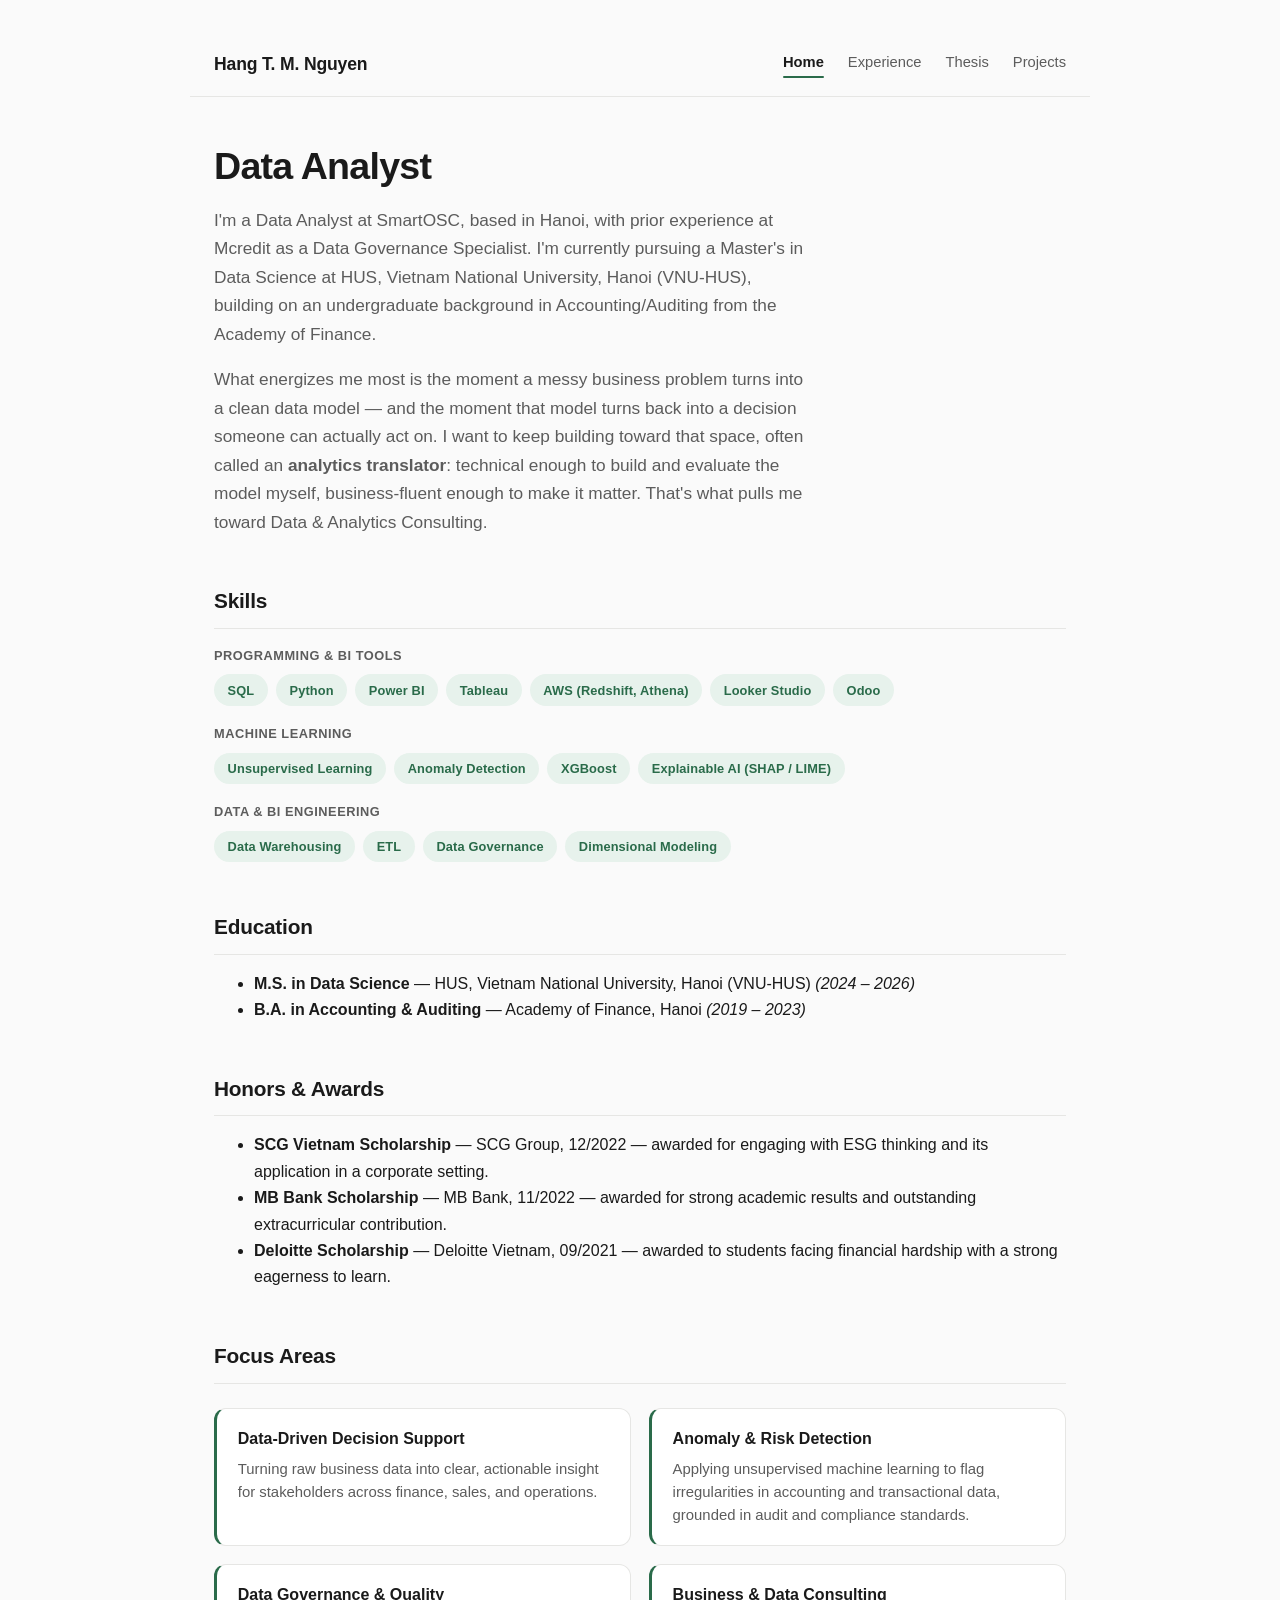
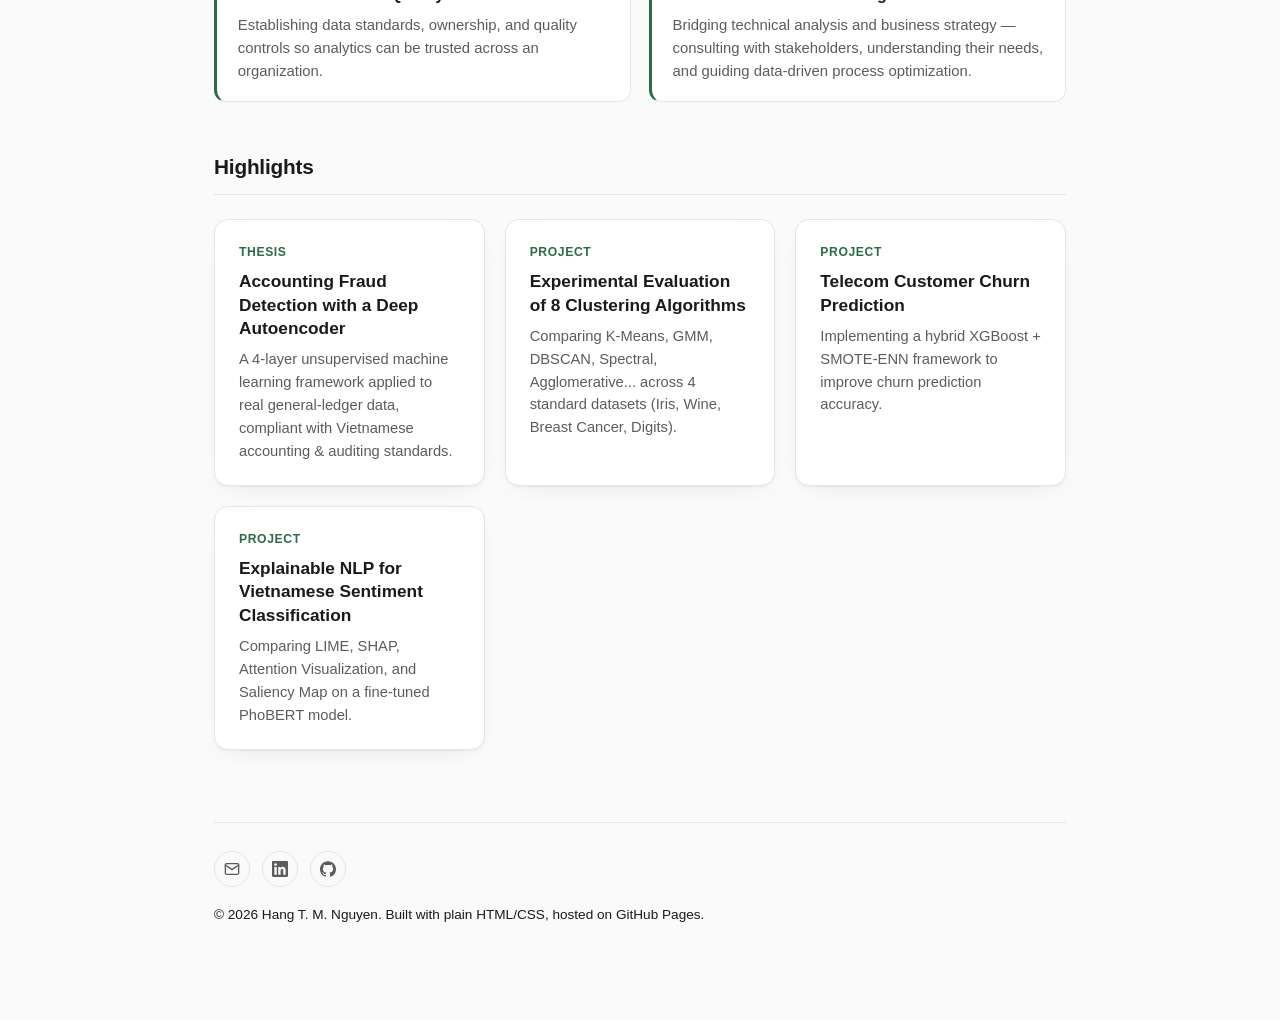
<file: index.html>
<!DOCTYPE html>
<html lang="en">
<head>
<meta charset="UTF-8">
<meta name="viewport" content="width=device-width, initial-scale=1.0">
<title>Hang T. M. Nguyen — Data Portfolio</title>
<meta name="description" content="Data Analyst portfolio — master's thesis research, applied machine learning projects, and professional experience in data warehousing, governance, and BI.">
<meta name="theme-color" content="#2a6b4a">
<link rel="icon" type="image/svg+xml" href="assets/img/favicon.svg">
<meta property="og:title" content="Hang T. M. Nguyen — Data Portfolio">
<meta property="og:description" content="Data Analyst portfolio — master's thesis research, applied machine learning projects, and professional experience in data warehousing, governance, and BI.">
<meta property="og:type" content="website">
<meta property="og:image" content="https://hangminh102001-crypto.github.io/personal-portfolio/assets/img/og-image.png">
<meta property="og:image:secure_url" content="https://hangminh102001-crypto.github.io/personal-portfolio/assets/img/og-image.png">
<meta property="og:image:type" content="image/png">
<meta property="og:image:width" content="1200">
<meta property="og:image:height" content="630">
<meta property="og:url" content="https://hangminh102001-crypto.github.io/personal-portfolio/">
<meta name="twitter:card" content="summary_large_image">
<link rel="stylesheet" href="assets/css/style.css">
</head>
<body>
<div class="wrap">
  <header class="site-header">
    <a class="brand" href="index.html">Hang T. M. Nguyen</a>
    <nav class="site-nav">
      <a href="index.html" class="active">Home</a>
      <a href="experience/index.html">Experience</a>
      <a href="thesis/index.html">Thesis</a>
      <a href="projects/index.html">Projects</a>
    </nav>
  </header>

  <main>
    <h1>Data Analyst</h1>
    <p class="lede">
      I'm a Data Analyst at SmartOSC, based in Hanoi, with prior experience at Mcredit as a
      Data Governance Specialist. I'm currently pursuing a Master's in Data Science at HUS,
      Vietnam National University, Hanoi (VNU-HUS), building on an undergraduate background
      in Accounting/Auditing from the Academy of Finance.
    </p>
    <p class="lede">
      What energizes me most is the moment a messy business problem turns into a clean data
      model — and the moment that model turns back into a decision someone can actually act on.
      I want to keep building toward that space, often called an
      <strong>analytics translator</strong>: technical enough to build and evaluate the model
      myself, business-fluent enough to make it matter. That's what pulls me toward Data &amp;
      Analytics Consulting.
    </p>

    <h2>Skills</h2>
    <div class="skill-group">
      <h3>Programming &amp; BI Tools</h3>
      <div class="tag-row">
        <span class="tag">SQL</span>
        <span class="tag">Python</span>
        <span class="tag">Power BI</span>
        <span class="tag">Tableau</span>
        <span class="tag">AWS (Redshift, Athena)</span>
        <span class="tag">Looker Studio</span>
        <span class="tag">Odoo</span>
      </div>
    </div>
    <div class="skill-group">
      <h3>Machine Learning</h3>
      <div class="tag-row">
        <span class="tag">Unsupervised Learning</span>
        <span class="tag">Anomaly Detection</span>
        <span class="tag">XGBoost</span>
        <span class="tag">Explainable AI (SHAP / LIME)</span>
      </div>
    </div>
    <div class="skill-group">
      <h3>Data &amp; BI Engineering</h3>
      <div class="tag-row">
        <span class="tag">Data Warehousing</span>
        <span class="tag">ETL</span>
        <span class="tag">Data Governance</span>
        <span class="tag">Dimensional Modeling</span>
      </div>
    </div>

    <h2>Education</h2>
    <ul>
      <li><strong>M.S. in Data Science</strong> — HUS, Vietnam National University, Hanoi (VNU-HUS) <em>(2024 – 2026)</em></li>
      <li><strong>B.A. in Accounting &amp; Auditing</strong> — Academy of Finance, Hanoi <em>(2019 – 2023)</em></li>
    </ul>

    <h2>Honors &amp; Awards</h2>
    <ul>
      <li><strong>SCG Vietnam Scholarship</strong> — SCG Group, 12/2022 — awarded for engaging with ESG thinking and its application in a corporate setting.</li>
      <li><strong>MB Bank Scholarship</strong> — MB Bank, 11/2022 — awarded for strong academic results and outstanding extracurricular contribution.</li>
      <li><strong>Deloitte Scholarship</strong> — Deloitte Vietnam, 09/2021 — awarded to students facing financial hardship with a strong eagerness to learn.</li>
    </ul>

    <h2>Focus Areas</h2>
    <div class="focus-grid">
      <div class="focus-item">
        <h3>Data-Driven Decision Support</h3>
        <p>Turning raw business data into clear, actionable insight for stakeholders across finance, sales, and operations.</p>
      </div>
      <div class="focus-item">
        <h3>Anomaly &amp; Risk Detection</h3>
        <p>Applying unsupervised machine learning to flag irregularities in accounting and transactional data, grounded in audit and compliance standards.</p>
      </div>
      <div class="focus-item">
        <h3>Data Governance &amp; Quality</h3>
        <p>Establishing data standards, ownership, and quality controls so analytics can be trusted across an organization.</p>
      </div>
      <div class="focus-item">
        <h3>Business &amp; Data Consulting</h3>
        <p>Bridging technical analysis and business strategy — consulting with stakeholders, understanding their needs, and guiding data-driven process optimization.</p>
      </div>
    </div>

    <h2>Highlights</h2>
    <div class="card-grid">
      <a class="card" href="thesis/index.html">
        <div class="card-eyebrow">Thesis</div>
        <h3>Accounting Fraud Detection with a Deep Autoencoder</h3>
        <p>A 4-layer unsupervised machine learning framework applied to real general-ledger
        data, compliant with Vietnamese accounting &amp; auditing standards.</p>
      </a>
      <a class="card" href="projects/clustering.html">
        <div class="card-eyebrow">Project</div>
        <h3>Experimental Evaluation of 8 Clustering Algorithms</h3>
        <p>Comparing K-Means, GMM, DBSCAN, Spectral, Agglomerative... across 4 standard
        datasets (Iris, Wine, Breast Cancer, Digits).</p>
      </a>
      <a class="card" href="projects/churn.html">
        <div class="card-eyebrow">Project</div>
        <h3>Telecom Customer Churn Prediction</h3>
        <p>Implementing a hybrid XGBoost + SMOTE-ENN framework to improve churn prediction
        accuracy.</p>
      </a>
      <a class="card" href="projects/xai.html">
        <div class="card-eyebrow">Project</div>
        <h3>Explainable NLP for Vietnamese Sentiment Classification</h3>
        <p>Comparing LIME, SHAP, Attention Visualization, and Saliency Map on a
        fine-tuned PhoBERT model.</p>
      </a>
    </div>

  </main>

  <footer class="site-footer">
    <div class="social-links">
      <a href="mailto:hangminh102001@gmail.com" aria-label="Email">
        <svg viewBox="0 0 24 24" fill="none" stroke="currentColor" stroke-width="2" stroke-linecap="round" stroke-linejoin="round"><rect x="2" y="4" width="20" height="16" rx="2"/><path d="m22 6-10 7L2 6"/></svg>
      </a>
      <a href="https://www.linkedin.com/in/nguyenminhhang20/" target="_blank" rel="noopener" aria-label="LinkedIn">
        <svg viewBox="0 0 24 24" fill="currentColor"><path d="M20.447 20.452h-3.554v-5.569c0-1.328-.027-3.037-1.852-3.037-1.853 0-2.136 1.445-2.136 2.939v5.667H9.351V9h3.414v1.561h.046c.477-.9 1.637-1.85 3.37-1.85 3.601 0 4.267 2.37 4.267 5.455v6.286zM5.337 7.433c-1.144 0-2.063-.926-2.063-2.065 0-1.138.92-2.063 2.063-2.063 1.14 0 2.064.925 2.064 2.063 0 1.139-.925 2.065-2.064 2.065zm1.782 13.019H3.555V9h3.564v11.452zM22.225 0H1.771C.792 0 0 .774 0 1.729v20.542C0 23.227.792 24 1.771 24h20.451C23.2 24 24 23.227 24 22.271V1.729C24 .774 23.2 0 22.222 0h.003z"/></svg>
      </a>
      <a href="https://github.com/hangminh102001-crypto" target="_blank" rel="noopener" aria-label="GitHub">
        <svg viewBox="0 0 24 24" fill="currentColor"><path d="M12 .297c-6.63 0-12 5.373-12 12 0 5.303 3.438 9.8 8.205 11.385.6.113.82-.258.82-.577 0-.285-.01-1.04-.015-2.04-3.338.724-4.042-1.61-4.042-1.61-.546-1.385-1.333-1.755-1.333-1.755-1.089-.744.084-.729.084-.729 1.205.084 1.838 1.236 1.838 1.236 1.07 1.835 2.809 1.305 3.495.998.108-.775.42-1.305.762-1.605-2.665-.3-5.466-1.332-5.466-5.93 0-1.31.465-2.38 1.235-3.22-.135-.303-.54-1.523.105-3.176 0 0 1.005-.322 3.3 1.23.96-.267 1.98-.399 3-.405 1.02.006 2.04.138 3 .405 2.28-1.552 3.285-1.23 3.285-1.23.645 1.653.24 2.873.12 3.176.765.84 1.23 1.91 1.23 3.22 0 4.61-2.805 5.625-5.475 5.92.42.36.81 1.096.81 2.22 0 1.606-.015 2.896-.015 3.286 0 .315.21.69.825.57C20.565 22.092 24 17.592 24 12.297c0-6.627-5.373-12-12-12"/></svg>
      </a>
    </div>
    <p>&copy; 2026 Hang T. M. Nguyen. Built with plain HTML/CSS, hosted on GitHub Pages.</p>
  </footer>
</div>
<!-- Cloudflare Web Analytics -->
<script type='module' src='https://static.cloudflareinsights.com/beacon.min.js' data-cf-beacon='{"token": "c5eda4be179143a1925b9e3b05d970e9"}'></script>
<!-- End Cloudflare Web Analytics -->
</body>
</html>
</file>
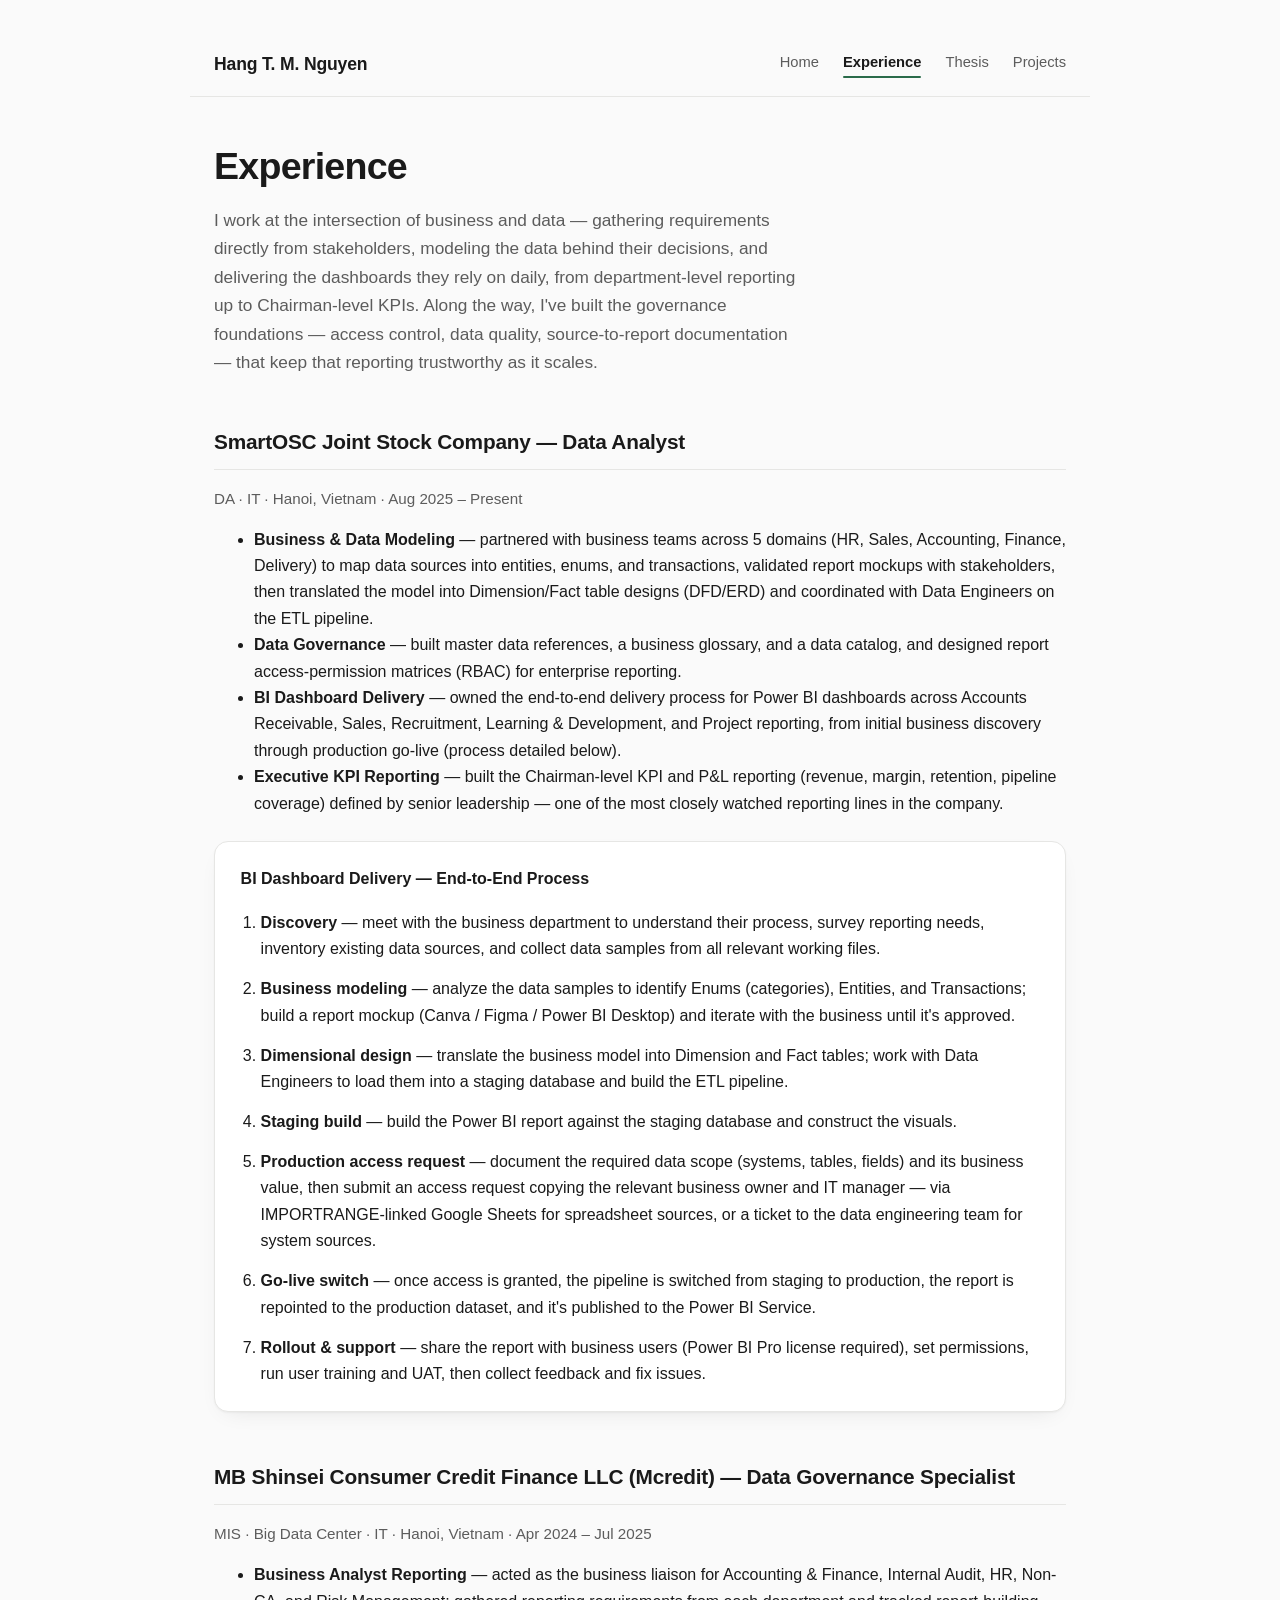
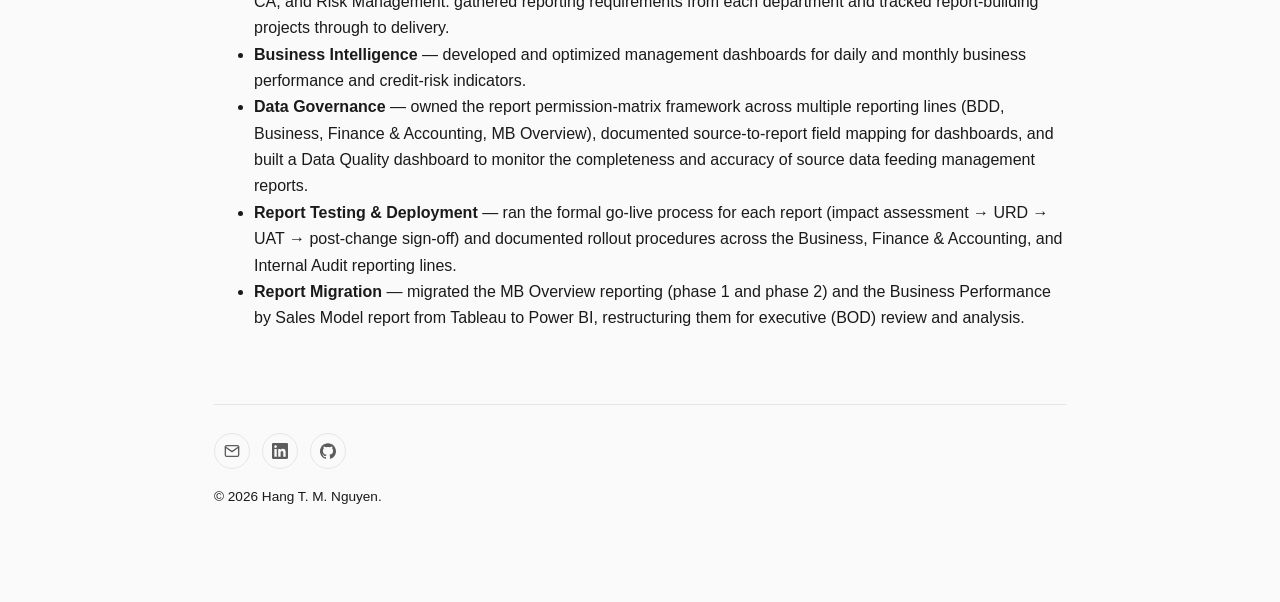
<file: experience/index.html>
<!DOCTYPE html>
<html lang="en">
<head>
<meta charset="UTF-8">
<meta name="viewport" content="width=device-width, initial-scale=1.0">
<title>Experience — Hang T. M. Nguyen</title>
<meta name="description" content="Professional experience in data warehousing, governance, and BI at SmartOSC and Mcredit.">
<meta name="theme-color" content="#2a6b4a">
<link rel="icon" type="image/svg+xml" href="../assets/img/favicon.svg">
<meta property="og:title" content="Experience — Hang T. M. Nguyen">
<meta property="og:description" content="Professional experience in data warehousing, governance, and BI at SmartOSC and Mcredit.">
<meta property="og:type" content="website">
<meta property="og:image" content="https://hangminh102001-crypto.github.io/personal-portfolio/assets/img/og-image.png">
<meta property="og:image:secure_url" content="https://hangminh102001-crypto.github.io/personal-portfolio/assets/img/og-image.png">
<meta property="og:image:type" content="image/png">
<meta property="og:image:width" content="1200">
<meta property="og:image:height" content="630">
<meta property="og:url" content="https://hangminh102001-crypto.github.io/personal-portfolio/experience/">
<meta name="twitter:card" content="summary_large_image">
<link rel="stylesheet" href="../assets/css/style.css">
</head>
<body>
<div class="wrap">
  <header class="site-header">
    <a class="brand" href="../index.html">Hang T. M. Nguyen</a>
    <nav class="site-nav">
      <a href="../index.html">Home</a>
      <a href="index.html" class="active">Experience</a>
      <a href="../thesis/index.html">Thesis</a>
      <a href="../projects/index.html">Projects</a>
    </nav>
  </header>

  <main>
    <h1>Experience</h1>
    <p class="lede">
      I work at the intersection of business and data — gathering requirements directly from
      stakeholders, modeling the data behind their decisions, and delivering the dashboards they
      rely on daily, from department-level reporting up to Chairman-level KPIs. Along the way,
      I've built the governance foundations — access control, data quality, source-to-report
      documentation — that keep that reporting trustworthy as it scales.
    </p>

    <h2>SmartOSC Joint Stock Company — Data Analyst</h2>
    <p class="lede" style="font-size:0.95rem;">DA · IT · Hanoi, Vietnam · Aug 2025 – Present</p>
    <ul>
      <li><strong>Business &amp; Data Modeling</strong> — partnered with business teams across 5 domains (HR, Sales, Accounting, Finance, Delivery) to map data sources into entities, enums, and transactions, validated report mockups with stakeholders, then translated the model into Dimension/Fact table designs (DFD/ERD) and coordinated with Data Engineers on the ETL pipeline.</li>
      <li><strong>Data Governance</strong> — built master data references, a business glossary, and a data catalog, and designed report access-permission matrices (RBAC) for enterprise reporting.</li>
      <li><strong>BI Dashboard Delivery</strong> — owned the end-to-end delivery process for Power BI dashboards across Accounts Receivable, Sales, Recruitment, Learning &amp; Development, and Project reporting, from initial business discovery through production go-live (process detailed below).</li>
      <li><strong>Executive KPI Reporting</strong> — built the Chairman-level KPI and P&amp;L reporting (revenue, margin, retention, pipeline coverage) defined by senior leadership — one of the most closely watched reporting lines in the company.</li>
    </ul>

    <div class="dash-panel" style="margin-top:1.5rem;">
      <h3>BI Dashboard Delivery — End-to-End Process</h3>
      <ol style="margin:0.75rem 0 0; padding-left:1.25rem; display:flex; flex-direction:column; gap:0.85rem;">
        <li><strong>Discovery</strong> — meet with the business department to understand their process, survey reporting needs, inventory existing data sources, and collect data samples from all relevant working files.</li>
        <li><strong>Business modeling</strong> — analyze the data samples to identify Enums (categories), Entities, and Transactions; build a report mockup (Canva / Figma / Power BI Desktop) and iterate with the business until it's approved.</li>
        <li><strong>Dimensional design</strong> — translate the business model into Dimension and Fact tables; work with Data Engineers to load them into a staging database and build the ETL pipeline.</li>
        <li><strong>Staging build</strong> — build the Power BI report against the staging database and construct the visuals.</li>
        <li><strong>Production access request</strong> — document the required data scope (systems, tables, fields) and its business value, then submit an access request copying the relevant business owner and IT manager — via IMPORTRANGE-linked Google Sheets for spreadsheet sources, or a ticket to the data engineering team for system sources.</li>
        <li><strong>Go-live switch</strong> — once access is granted, the pipeline is switched from staging to production, the report is repointed to the production dataset, and it's published to the Power BI Service.</li>
        <li><strong>Rollout &amp; support</strong> — share the report with business users (Power BI Pro license required), set permissions, run user training and UAT, then collect feedback and fix issues.</li>
      </ol>
    </div>

    <h2>MB Shinsei Consumer Credit Finance LLC (Mcredit) — Data Governance Specialist</h2>
    <p class="lede" style="font-size:0.95rem;">MIS · Big Data Center · IT · Hanoi, Vietnam · Apr 2024 – Jul 2025</p>
    <ul>
      <li><strong>Business Analyst Reporting</strong> — acted as the business liaison for Accounting &amp; Finance, Internal Audit, HR, Non-CA, and Risk Management: gathered reporting requirements from each department and tracked report-building projects through to delivery.</li>
      <li><strong>Business Intelligence</strong> — developed and optimized management dashboards for daily and monthly business performance and credit-risk indicators.</li>
      <li><strong>Data Governance</strong> — owned the report permission-matrix framework across multiple reporting lines (BDD, Business, Finance &amp; Accounting, MB Overview), documented source-to-report field mapping for dashboards, and built a Data Quality dashboard to monitor the completeness and accuracy of source data feeding management reports.</li>
      <li><strong>Report Testing &amp; Deployment</strong> — ran the formal go-live process for each report (impact assessment → URD → UAT → post-change sign-off) and documented rollout procedures across the Business, Finance &amp; Accounting, and Internal Audit reporting lines.</li>
      <li><strong>Report Migration</strong> — migrated the MB Overview reporting (phase 1 and phase 2) and the Business Performance by Sales Model report from Tableau to Power BI, restructuring them for executive (BOD) review and analysis.</li>
    </ul>
  </main>

  <footer class="site-footer">
    <div class="social-links">
      <a href="mailto:hangminh102001@gmail.com" aria-label="Email">
        <svg viewBox="0 0 24 24" fill="none" stroke="currentColor" stroke-width="2" stroke-linecap="round" stroke-linejoin="round"><rect x="2" y="4" width="20" height="16" rx="2"/><path d="m22 6-10 7L2 6"/></svg>
      </a>
      <a href="https://www.linkedin.com/in/nguyenminhhang20/" target="_blank" rel="noopener" aria-label="LinkedIn">
        <svg viewBox="0 0 24 24" fill="currentColor"><path d="M20.447 20.452h-3.554v-5.569c0-1.328-.027-3.037-1.852-3.037-1.853 0-2.136 1.445-2.136 2.939v5.667H9.351V9h3.414v1.561h.046c.477-.9 1.637-1.85 3.37-1.85 3.601 0 4.267 2.37 4.267 5.455v6.286zM5.337 7.433c-1.144 0-2.063-.926-2.063-2.065 0-1.138.92-2.063 2.063-2.063 1.14 0 2.064.925 2.064 2.063 0 1.139-.925 2.065-2.064 2.065zm1.782 13.019H3.555V9h3.564v11.452zM22.225 0H1.771C.792 0 0 .774 0 1.729v20.542C0 23.227.792 24 1.771 24h20.451C23.2 24 24 23.227 24 22.271V1.729C24 .774 23.2 0 22.222 0h.003z"/></svg>
      </a>
      <a href="https://github.com/hangminh102001-crypto" target="_blank" rel="noopener" aria-label="GitHub">
        <svg viewBox="0 0 24 24" fill="currentColor"><path d="M12 .297c-6.63 0-12 5.373-12 12 0 5.303 3.438 9.8 8.205 11.385.6.113.82-.258.82-.577 0-.285-.01-1.04-.015-2.04-3.338.724-4.042-1.61-4.042-1.61-.546-1.385-1.333-1.755-1.333-1.755-1.089-.744.084-.729.084-.729 1.205.084 1.838 1.236 1.838 1.236 1.07 1.835 2.809 1.305 3.495.998.108-.775.42-1.305.762-1.605-2.665-.3-5.466-1.332-5.466-5.93 0-1.31.465-2.38 1.235-3.22-.135-.303-.54-1.523.105-3.176 0 0 1.005-.322 3.3 1.23.96-.267 1.98-.399 3-.405 1.02.006 2.04.138 3 .405 2.28-1.552 3.285-1.23 3.285-1.23.645 1.653.24 2.873.12 3.176.765.84 1.23 1.91 1.23 3.22 0 4.61-2.805 5.625-5.475 5.92.42.36.81 1.096.81 2.22 0 1.606-.015 2.896-.015 3.286 0 .315.21.69.825.57C20.565 22.092 24 17.592 24 12.297c0-6.627-5.373-12-12-12"/></svg>
      </a>
    </div>
    <p>&copy; 2026 Hang T. M. Nguyen.</p>
  </footer>
</div>
<!-- Cloudflare Web Analytics -->
<script type='module' src='https://static.cloudflareinsights.com/beacon.min.js' data-cf-beacon='{"token": "c5eda4be179143a1925b9e3b05d970e9"}'></script>
<!-- End Cloudflare Web Analytics -->
</body>
</html>
</file>
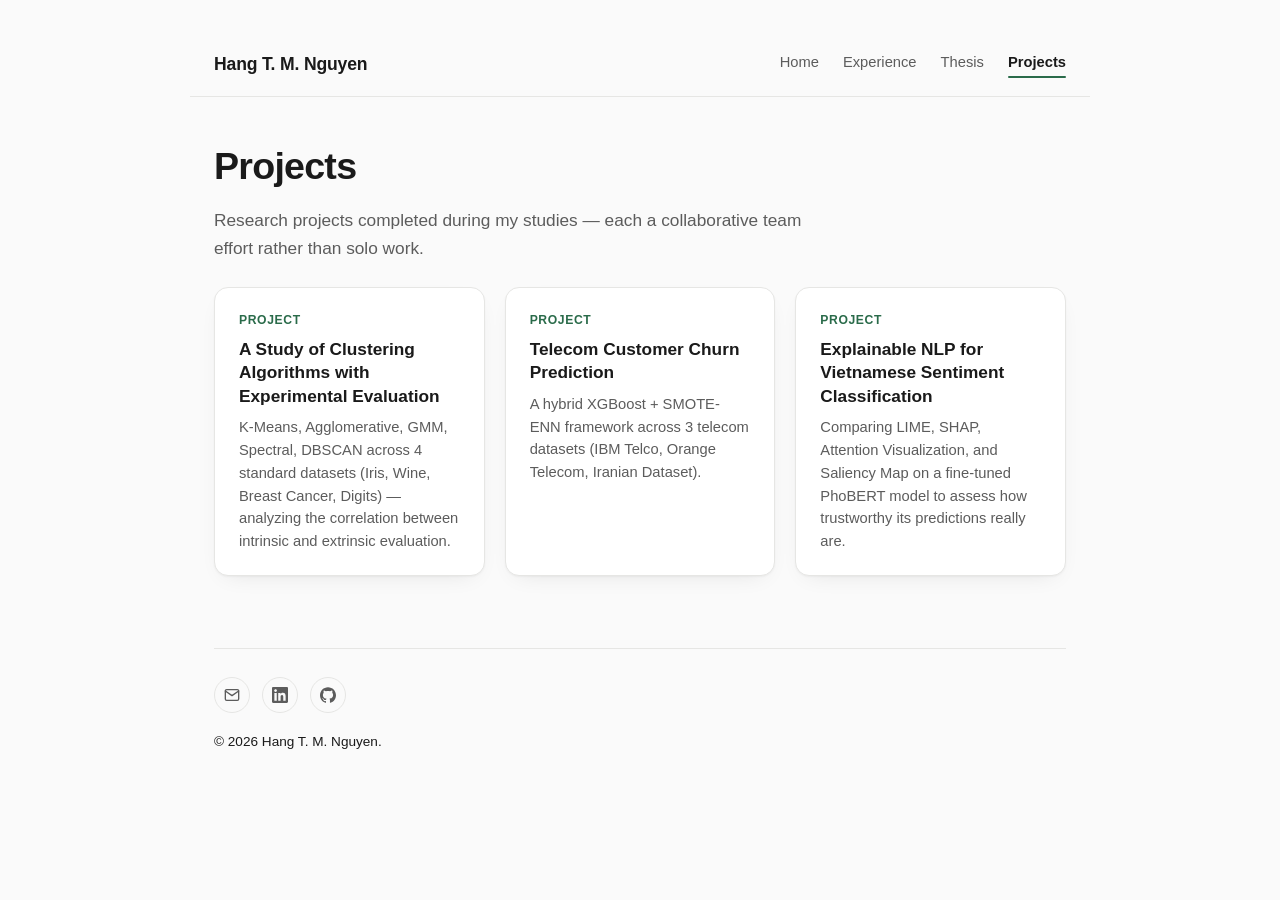
<file: projects/index.html>
<!DOCTYPE html>
<html lang="en">
<head>
<meta charset="UTF-8">
<meta name="viewport" content="width=device-width, initial-scale=1.0">
<title>Projects — Hang T. M. Nguyen</title>
<meta name="description" content="Applied data projects: clustering algorithm evaluation and telecom customer churn prediction.">
<meta name="theme-color" content="#2a6b4a">
<link rel="icon" type="image/svg+xml" href="../assets/img/favicon.svg">
<meta property="og:title" content="Projects — Hang T. M. Nguyen">
<meta property="og:description" content="Applied data projects: clustering algorithm evaluation and telecom customer churn prediction.">
<meta property="og:type" content="website">
<meta property="og:image" content="https://hangminh102001-crypto.github.io/personal-portfolio/assets/img/og-image.png">
<meta property="og:image:secure_url" content="https://hangminh102001-crypto.github.io/personal-portfolio/assets/img/og-image.png">
<meta property="og:image:type" content="image/png">
<meta property="og:image:width" content="1200">
<meta property="og:image:height" content="630">
<meta property="og:url" content="https://hangminh102001-crypto.github.io/personal-portfolio/projects/">
<meta name="twitter:card" content="summary_large_image">
<link rel="stylesheet" href="../assets/css/style.css">
</head>
<body>
<div class="wrap">
  <header class="site-header">
    <a class="brand" href="../index.html">Hang T. M. Nguyen</a>
    <nav class="site-nav">
      <a href="../index.html">Home</a>
      <a href="../experience/index.html">Experience</a>
      <a href="../thesis/index.html">Thesis</a>
      <a href="index.html" class="active">Projects</a>
    </nav>
  </header>

  <main>
    <h1>Projects</h1>
    <p class="lede">
      Research projects completed during my studies — each a collaborative team effort rather
      than solo work.
    </p>

    <div class="card-grid">
      <a class="card" href="clustering.html">
        <div class="card-eyebrow">Project</div>
        <h3>A Study of Clustering Algorithms with Experimental Evaluation</h3>
        <p>K-Means, Agglomerative, GMM, Spectral, DBSCAN across 4 standard datasets
        (Iris, Wine, Breast Cancer, Digits) — analyzing the correlation between intrinsic
        and extrinsic evaluation.</p>
      </a>
      <a class="card" href="churn.html">
        <div class="card-eyebrow">Project</div>
        <h3>Telecom Customer Churn Prediction</h3>
        <p>A hybrid XGBoost + SMOTE-ENN framework across 3 telecom datasets
        (IBM Telco, Orange Telecom, Iranian Dataset).</p>
      </a>
      <a class="card" href="xai.html">
        <div class="card-eyebrow">Project</div>
        <h3>Explainable NLP for Vietnamese Sentiment Classification</h3>
        <p>Comparing LIME, SHAP, Attention Visualization, and Saliency Map on a
        fine-tuned PhoBERT model to assess how trustworthy its predictions really are.</p>
      </a>
    </div>
  </main>

  <footer class="site-footer">
    <div class="social-links">
      <a href="mailto:hangminh102001@gmail.com" aria-label="Email">
        <svg viewBox="0 0 24 24" fill="none" stroke="currentColor" stroke-width="2" stroke-linecap="round" stroke-linejoin="round"><rect x="2" y="4" width="20" height="16" rx="2"/><path d="m22 6-10 7L2 6"/></svg>
      </a>
      <a href="https://www.linkedin.com/in/nguyenminhhang20/" target="_blank" rel="noopener" aria-label="LinkedIn">
        <svg viewBox="0 0 24 24" fill="currentColor"><path d="M20.447 20.452h-3.554v-5.569c0-1.328-.027-3.037-1.852-3.037-1.853 0-2.136 1.445-2.136 2.939v5.667H9.351V9h3.414v1.561h.046c.477-.9 1.637-1.85 3.37-1.85 3.601 0 4.267 2.37 4.267 5.455v6.286zM5.337 7.433c-1.144 0-2.063-.926-2.063-2.065 0-1.138.92-2.063 2.063-2.063 1.14 0 2.064.925 2.064 2.063 0 1.139-.925 2.065-2.064 2.065zm1.782 13.019H3.555V9h3.564v11.452zM22.225 0H1.771C.792 0 0 .774 0 1.729v20.542C0 23.227.792 24 1.771 24h20.451C23.2 24 24 23.227 24 22.271V1.729C24 .774 23.2 0 22.222 0h.003z"/></svg>
      </a>
      <a href="https://github.com/hangminh102001-crypto" target="_blank" rel="noopener" aria-label="GitHub">
        <svg viewBox="0 0 24 24" fill="currentColor"><path d="M12 .297c-6.63 0-12 5.373-12 12 0 5.303 3.438 9.8 8.205 11.385.6.113.82-.258.82-.577 0-.285-.01-1.04-.015-2.04-3.338.724-4.042-1.61-4.042-1.61-.546-1.385-1.333-1.755-1.333-1.755-1.089-.744.084-.729.084-.729 1.205.084 1.838 1.236 1.838 1.236 1.07 1.835 2.809 1.305 3.495.998.108-.775.42-1.305.762-1.605-2.665-.3-5.466-1.332-5.466-5.93 0-1.31.465-2.38 1.235-3.22-.135-.303-.54-1.523.105-3.176 0 0 1.005-.322 3.3 1.23.96-.267 1.98-.399 3-.405 1.02.006 2.04.138 3 .405 2.28-1.552 3.285-1.23 3.285-1.23.645 1.653.24 2.873.12 3.176.765.84 1.23 1.91 1.23 3.22 0 4.61-2.805 5.625-5.475 5.92.42.36.81 1.096.81 2.22 0 1.606-.015 2.896-.015 3.286 0 .315.21.69.825.57C20.565 22.092 24 17.592 24 12.297c0-6.627-5.373-12-12-12"/></svg>
      </a>
    </div>
    <p>&copy; 2026 Hang T. M. Nguyen.</p>
  </footer>
</div>
<!-- Cloudflare Web Analytics -->
<script type='module' src='https://static.cloudflareinsights.com/beacon.min.js' data-cf-beacon='{"token": "c5eda4be179143a1925b9e3b05d970e9"}'></script>
<!-- End Cloudflare Web Analytics -->
</body>
</html>
</file>
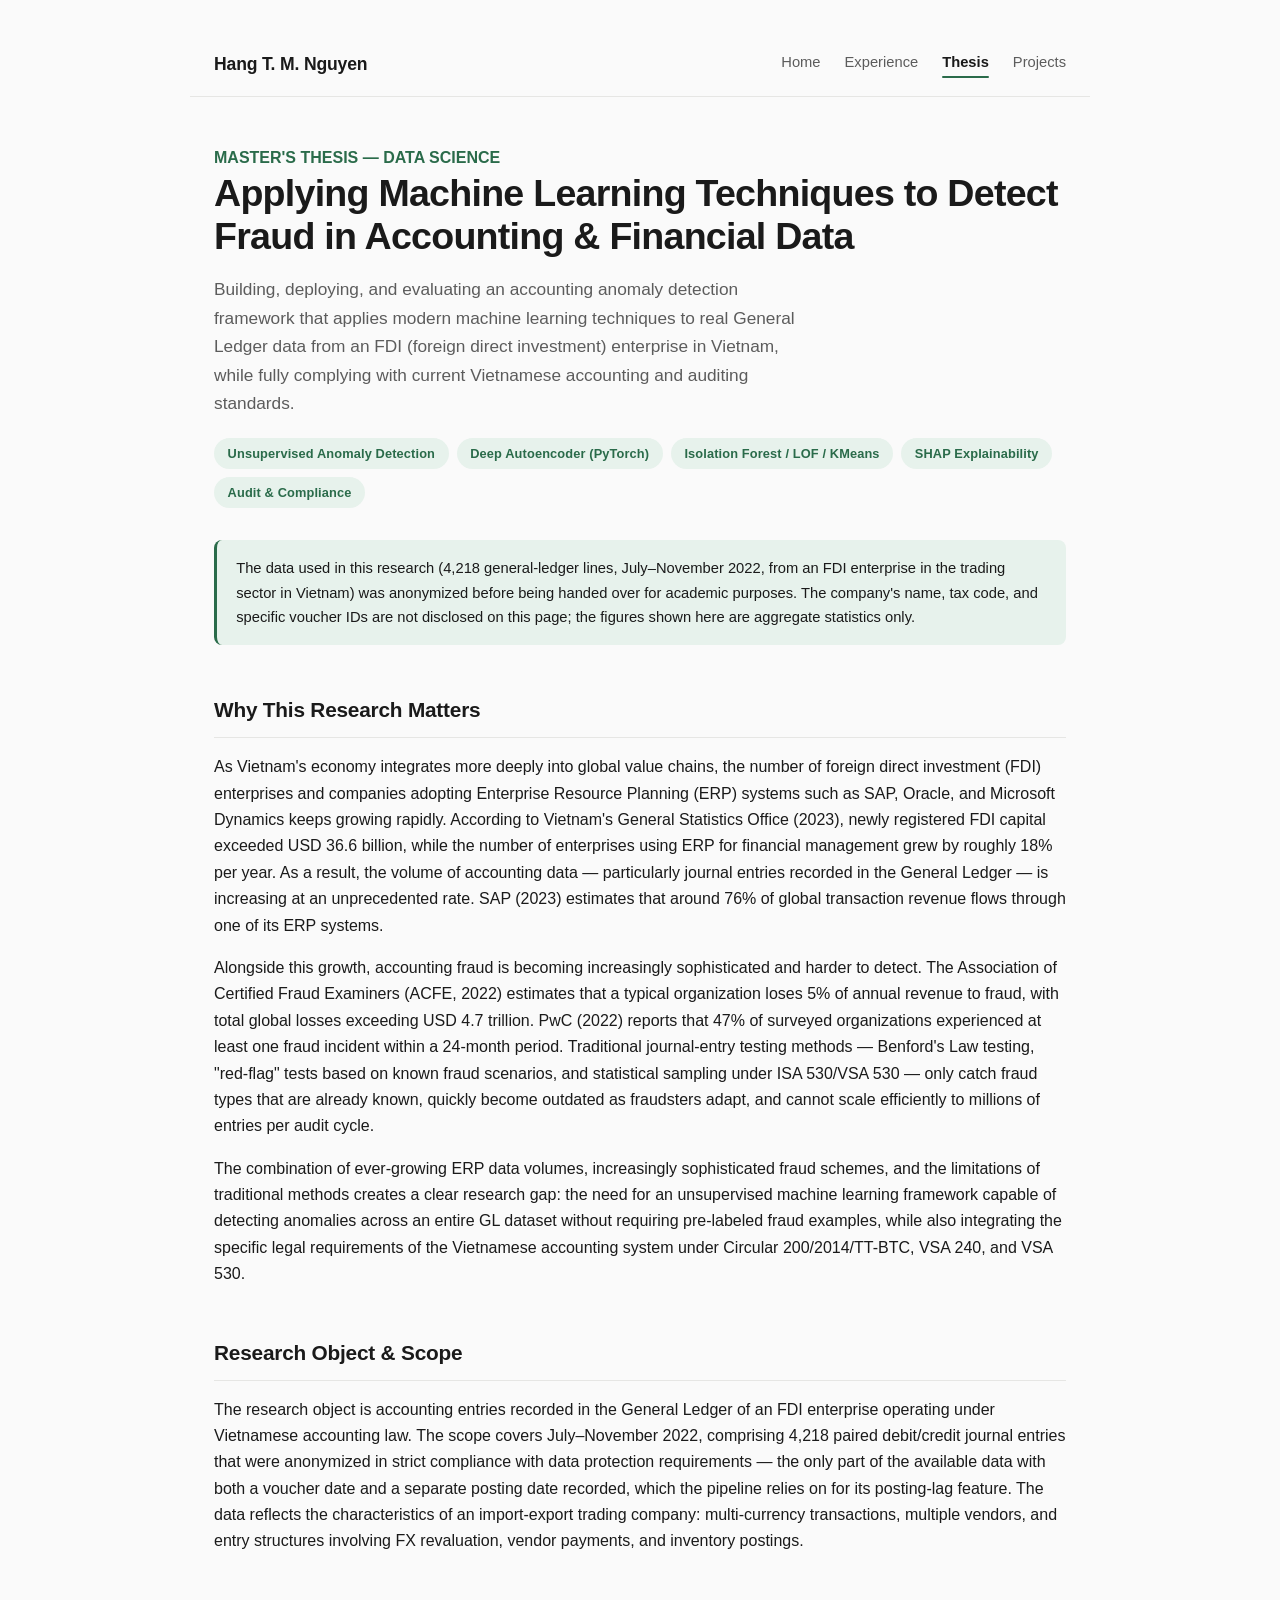
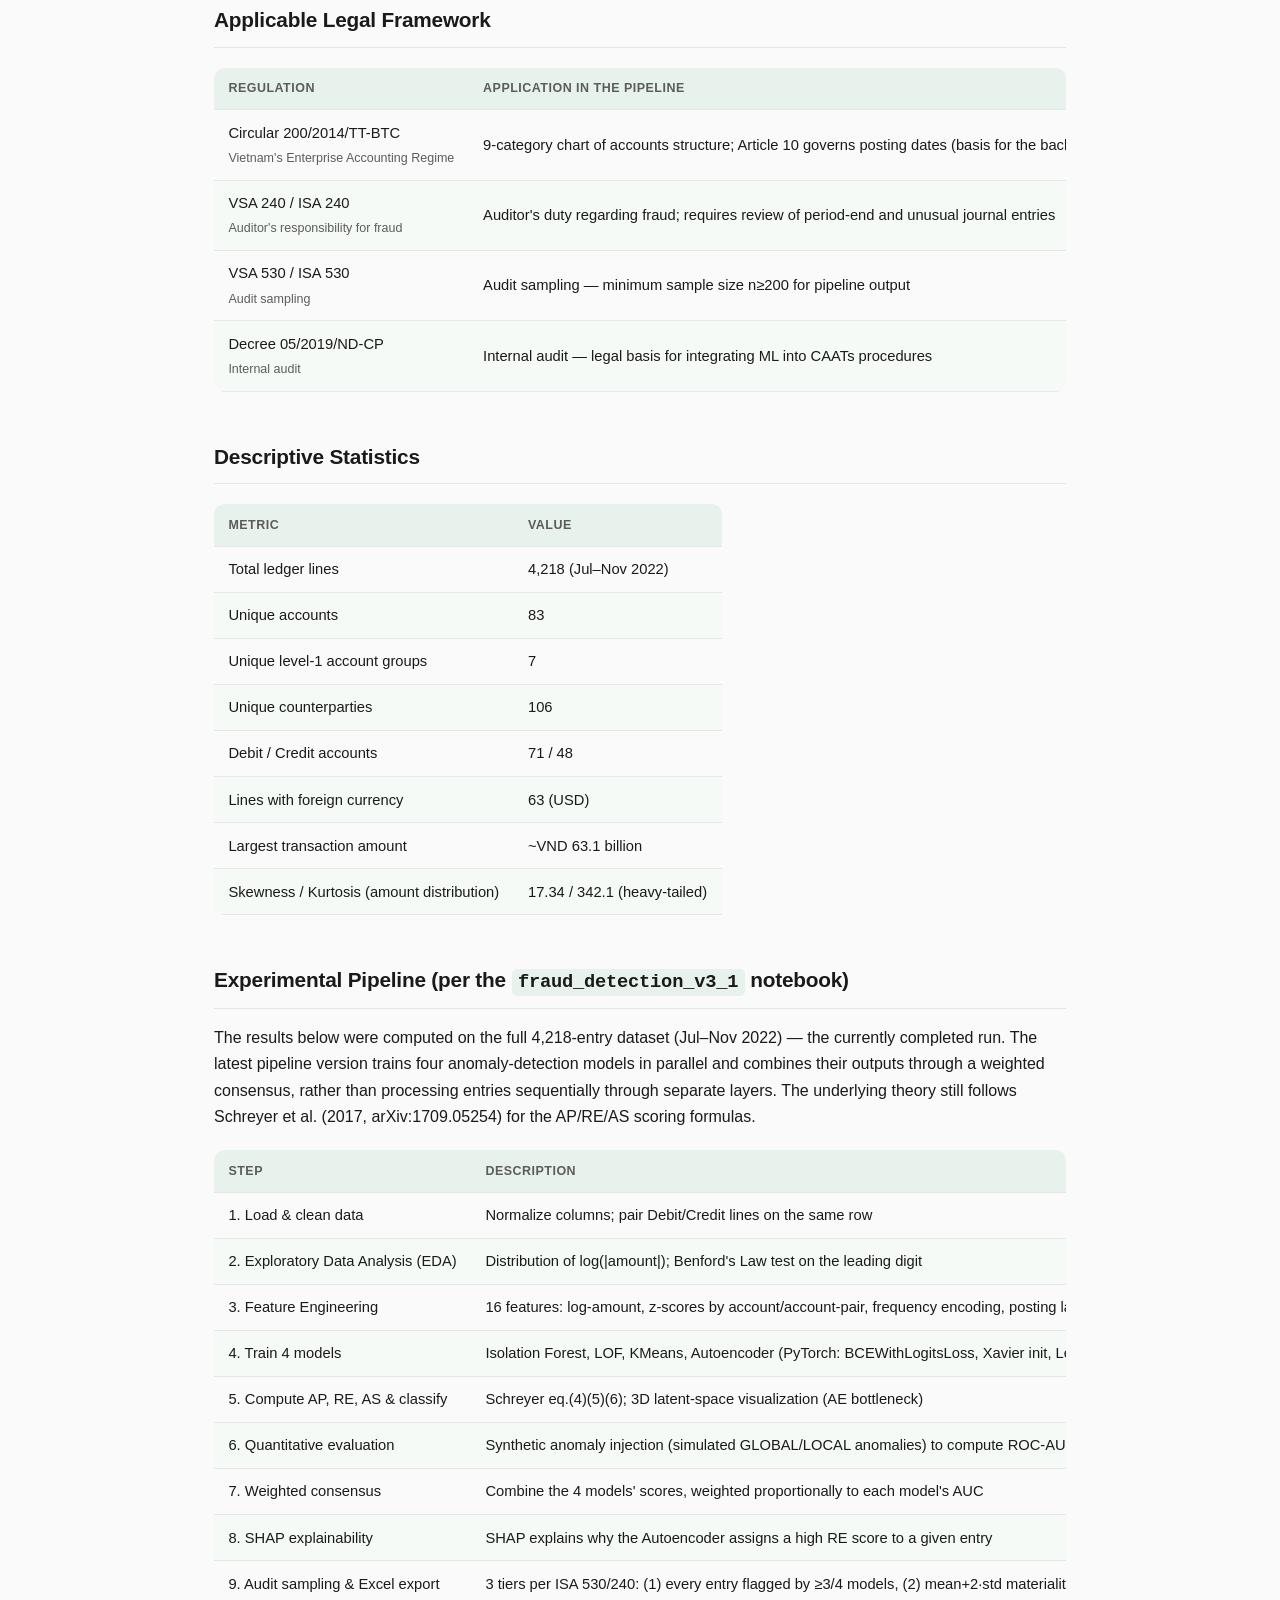
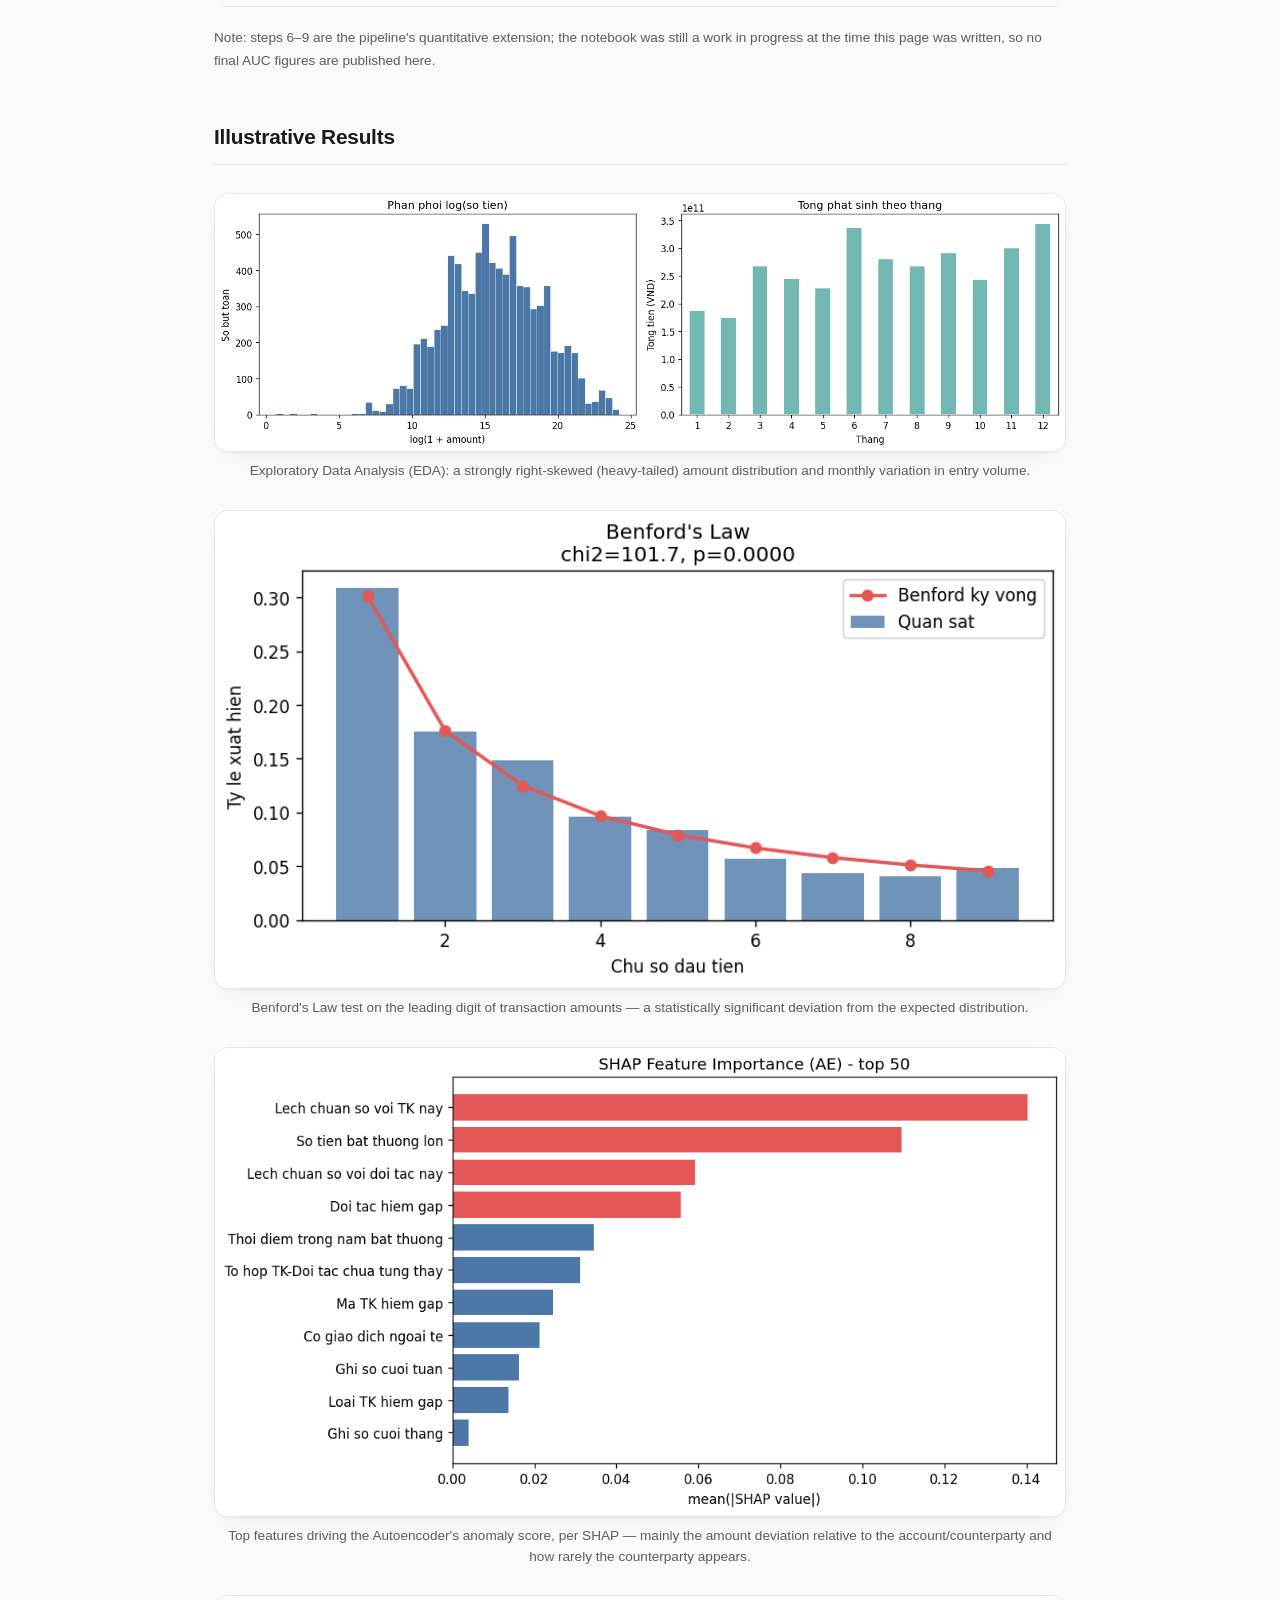
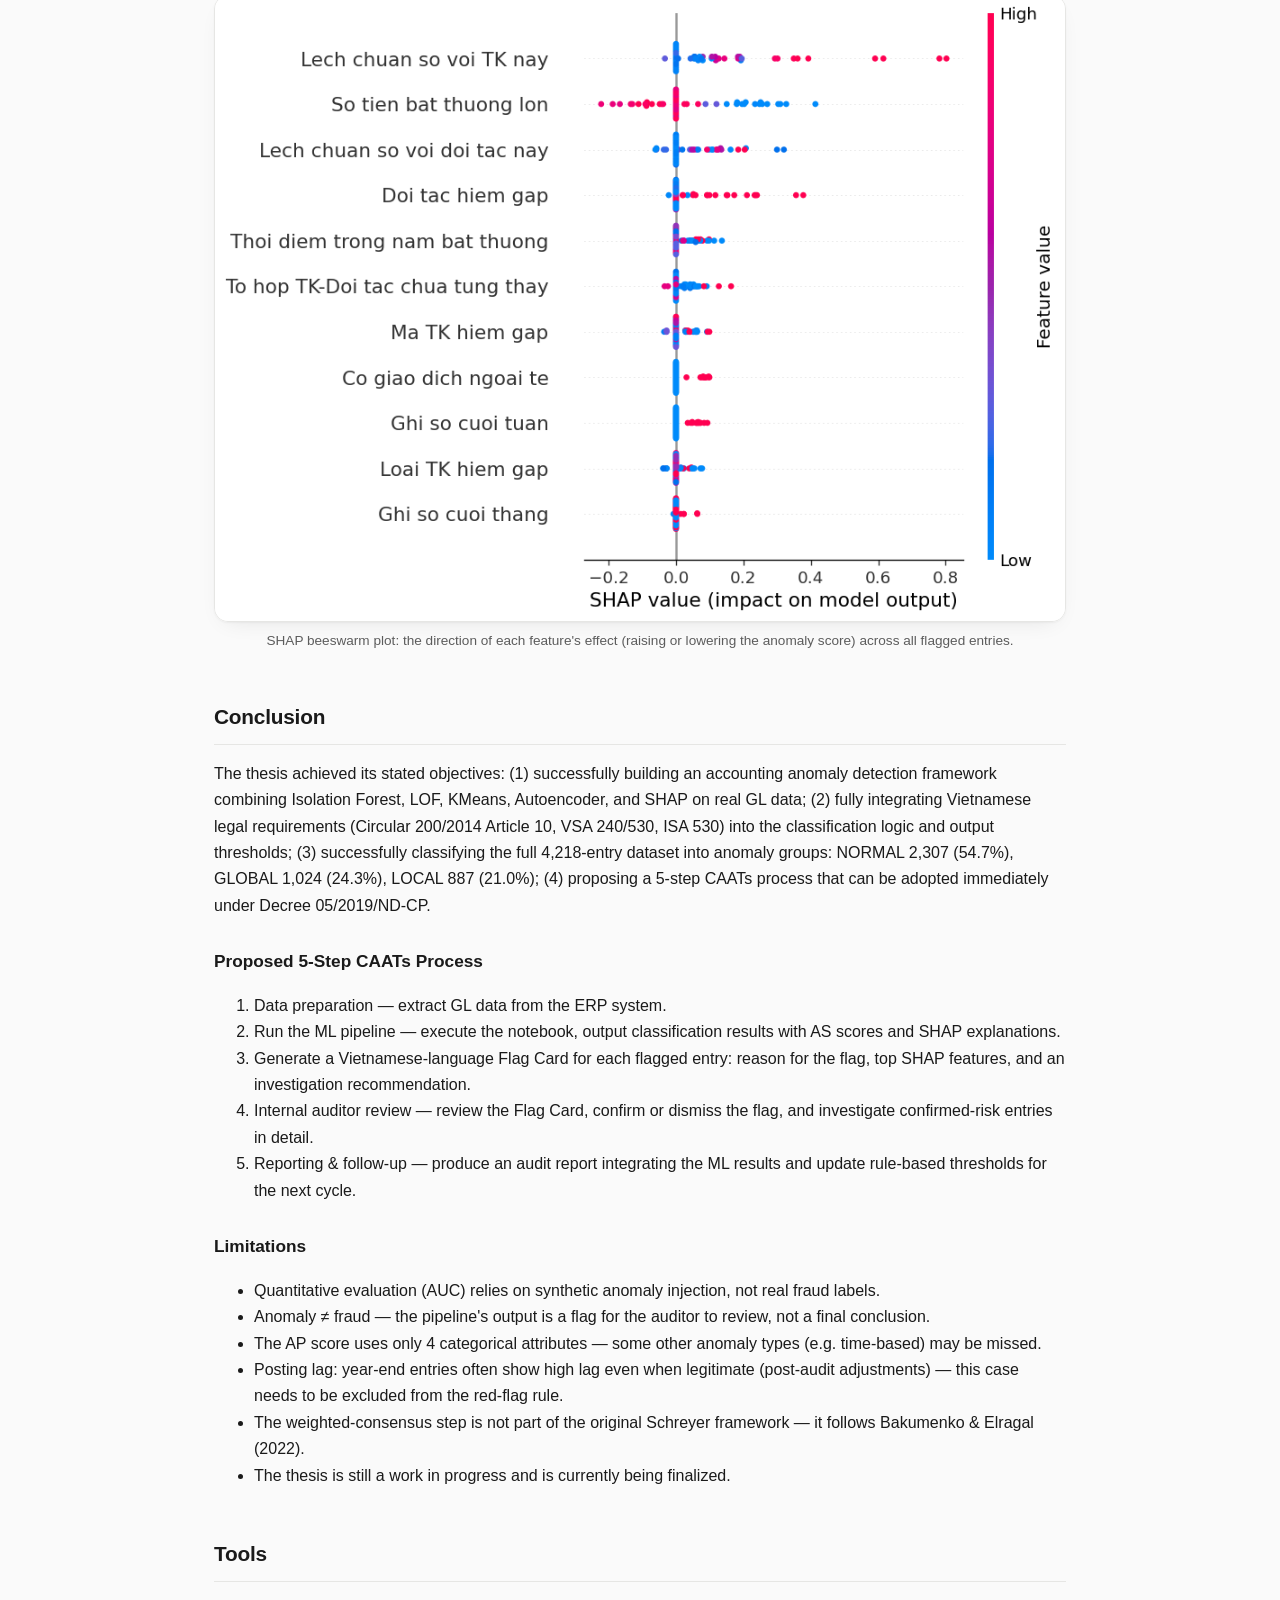
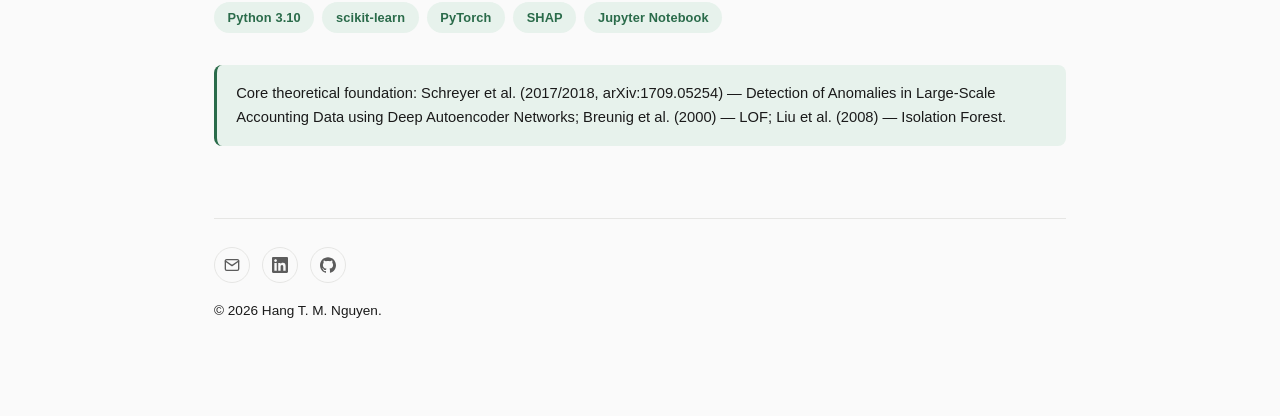
<file: thesis/index.html>
<!DOCTYPE html>
<html lang="en">
<head>
<meta charset="UTF-8">
<meta name="viewport" content="width=device-width, initial-scale=1.0">
<title>Thesis — Accounting Fraud Detection with a Deep Autoencoder</title>
<meta name="description" content="Master's thesis: applying machine learning techniques to detect fraud in accounting and financial data, compliant with Vietnamese auditing standards.">
<meta name="theme-color" content="#2a6b4a">
<link rel="icon" type="image/svg+xml" href="../assets/img/favicon.svg">
<meta property="og:title" content="Thesis — Accounting Fraud Detection with a Deep Autoencoder">
<meta property="og:description" content="Master's thesis: applying machine learning techniques to detect fraud in accounting and financial data, compliant with Vietnamese auditing standards.">
<meta property="og:type" content="article">
<meta property="og:image" content="https://hangminh102001-crypto.github.io/personal-portfolio/assets/img/og-image.png">
<meta property="og:image:secure_url" content="https://hangminh102001-crypto.github.io/personal-portfolio/assets/img/og-image.png">
<meta property="og:image:type" content="image/png">
<meta property="og:image:width" content="1200">
<meta property="og:image:height" content="630">
<meta property="og:url" content="https://hangminh102001-crypto.github.io/personal-portfolio/thesis/">
<meta name="twitter:card" content="summary_large_image">
<link rel="stylesheet" href="../assets/css/style.css">
</head>
<body>
<div class="wrap">
  <header class="site-header">
    <a class="brand" href="../index.html">Hang T. M. Nguyen</a>
    <nav class="site-nav">
      <a href="../index.html">Home</a>
      <a href="../experience/index.html">Experience</a>
      <a href="index.html" class="active">Thesis</a>
      <a href="../projects/index.html">Projects</a>
    </nav>
  </header>

  <main>
    <div class="card-eyebrow" style="color:var(--accent);font-weight:700;">MASTER'S THESIS — DATA SCIENCE</div>
    <h1>Applying Machine Learning Techniques to Detect Fraud in Accounting &amp; Financial Data</h1>
    <p class="lede">
      Building, deploying, and evaluating an accounting anomaly detection framework that
      applies modern machine learning techniques to real General Ledger data from an
      FDI (foreign direct investment) enterprise in Vietnam, while fully complying with
      current Vietnamese accounting and auditing standards.
    </p>

    <div class="tag-row">
      <span class="tag">Unsupervised Anomaly Detection</span>
      <span class="tag">Deep Autoencoder (PyTorch)</span>
      <span class="tag">Isolation Forest / LOF / KMeans</span>
      <span class="tag">SHAP Explainability</span>
      <span class="tag">Audit &amp; Compliance</span>
    </div>

    <div class="note">
      The data used in this research (4,218 general-ledger lines, July–November 2022, from
      an FDI enterprise in the trading sector in Vietnam) was anonymized before being handed
      over for academic purposes. The company's name, tax code, and specific voucher IDs are
      not disclosed on this page; the figures shown here are aggregate statistics only.
    </div>

    <h2>Why This Research Matters</h2>
    <p>
      As Vietnam's economy integrates more deeply into global value chains, the number of
      foreign direct investment (FDI) enterprises and companies adopting Enterprise Resource
      Planning (ERP) systems such as SAP, Oracle, and Microsoft Dynamics keeps growing rapidly.
      According to Vietnam's General Statistics Office (2023), newly registered FDI capital
      exceeded USD 36.6 billion, while the number of enterprises using ERP for financial
      management grew by roughly 18% per year. As a result, the volume of accounting data —
      particularly journal entries recorded in the General Ledger — is increasing at an
      unprecedented rate. SAP (2023) estimates that around 76% of global transaction revenue
      flows through one of its ERP systems.
    </p>
    <p>
      Alongside this growth, accounting fraud is becoming increasingly sophisticated and harder
      to detect. The Association of Certified Fraud Examiners (ACFE, 2022) estimates that a
      typical organization loses 5% of annual revenue to fraud, with total global losses
      exceeding USD 4.7 trillion. PwC (2022) reports that 47% of surveyed organizations
      experienced at least one fraud incident within a 24-month period. Traditional journal-entry
      testing methods — Benford's Law testing, "red-flag" tests based on known fraud scenarios,
      and statistical sampling under ISA 530/VSA 530 — only catch fraud types that are already
      known, quickly become outdated as fraudsters adapt, and cannot scale efficiently to
      millions of entries per audit cycle.
    </p>
    <p>
      The combination of ever-growing ERP data volumes, increasingly sophisticated fraud
      schemes, and the limitations of traditional methods creates a clear research gap: the
      need for an unsupervised machine learning framework capable of detecting anomalies across
      an entire GL dataset without requiring pre-labeled fraud examples, while also integrating
      the specific legal requirements of the Vietnamese accounting system under Circular
      200/2014/TT-BTC, VSA 240, and VSA 530.
    </p>

    <h2>Research Object &amp; Scope</h2>
    <p>
      The research object is accounting entries recorded in the General Ledger of an FDI
      enterprise operating under Vietnamese accounting law. The scope covers July–November 2022,
      comprising 4,218 paired debit/credit journal entries that were anonymized in strict
      compliance with data protection requirements — the only part of the available data with
      both a voucher date and a separate posting date recorded, which the pipeline relies on for
      its posting-lag feature. The data reflects the characteristics of an import-export trading
      company: multi-currency transactions, multiple vendors, and entry structures involving FX
      revaluation, vendor payments, and inventory postings.
    </p>

    <h2>Applicable Legal Framework</h2>
    <table>
      <thead><tr><th>Regulation</th><th>Application in the pipeline</th></tr></thead>
      <tbody>
        <tr><td>Circular 200/2014/TT-BTC<br><span style="color:var(--text-muted);font-size:0.85em">Vietnam's Enterprise Accounting Regime</span></td><td>9-category chart of accounts structure; Article 10 governs posting dates (basis for the backdating rule)</td></tr>
        <tr><td>VSA 240 / ISA 240<br><span style="color:var(--text-muted);font-size:0.85em">Auditor's responsibility for fraud</span></td><td>Auditor's duty regarding fraud; requires review of period-end and unusual journal entries</td></tr>
        <tr><td>VSA 530 / ISA 530<br><span style="color:var(--text-muted);font-size:0.85em">Audit sampling</span></td><td>Audit sampling — minimum sample size n≥200 for pipeline output</td></tr>
        <tr><td>Decree 05/2019/ND-CP<br><span style="color:var(--text-muted);font-size:0.85em">Internal audit</span></td><td>Internal audit — legal basis for integrating ML into CAATs procedures</td></tr>
      </tbody>
    </table>

    <h2>Descriptive Statistics</h2>
    <table>
      <thead><tr><th>Metric</th><th>Value</th></tr></thead>
      <tbody>
        <tr><td>Total ledger lines</td><td>4,218 (Jul–Nov 2022)</td></tr>
        <tr><td>Unique accounts</td><td>83</td></tr>
        <tr><td>Unique level-1 account groups</td><td>7</td></tr>
        <tr><td>Unique counterparties</td><td>106</td></tr>
        <tr><td>Debit / Credit accounts</td><td>71 / 48</td></tr>
        <tr><td>Lines with foreign currency</td><td>63 (USD)</td></tr>
        <tr><td>Largest transaction amount</td><td>~VND 63.1 billion</td></tr>
        <tr><td>Skewness / Kurtosis (amount distribution)</td><td>17.34 / 342.1 (heavy-tailed)</td></tr>
      </tbody>
    </table>

    <h2>Experimental Pipeline (per the <code>fraud_detection_v3_1</code> notebook)</h2>
    <p>
      The results below were computed on the full 4,218-entry dataset (Jul–Nov 2022) — the
      currently completed run. The latest pipeline version trains four
      anomaly-detection models in parallel and combines their outputs through a weighted
      consensus, rather than processing entries sequentially through separate layers. The
      underlying theory still follows Schreyer et al. (2017, arXiv:1709.05254) for the AP/RE/AS
      scoring formulas.
    </p>
    <table>
      <thead><tr><th>Step</th><th>Description</th><th>Result</th></tr></thead>
      <tbody>
        <tr><td>1. Load &amp; clean data</td><td>Normalize columns; pair Debit/Credit lines on the same row</td>
        <td>4,218 rows, 71 Debit accounts, 48 Credit accounts, 158 Dr–Cr pairs, 106 counterparties</td></tr>
        <tr><td>2. Exploratory Data Analysis (EDA)</td><td>Distribution of log(|amount|); Benford's Law test on the leading digit</td>
        <td>Benford: statistically significant deviation (p&lt;0.05)</td></tr>
        <tr><td>3. Feature Engineering</td><td>16 features: log-amount, z-scores by account/account-pair, frequency encoding, posting lag, weekend/month-end flags, FX flag...</td>
        <td>4,218 × 16 feature matrix, scaled with RobustScaler</td></tr>
        <tr><td>4. Train 4 models</td><td>Isolation Forest, LOF, KMeans, Autoencoder (PyTorch: BCEWithLogitsLoss, Xavier init, LeakyReLU 0.4, Dropout 0.1, 3-neuron bottleneck)</td>
        <td>AE: 30 epochs, final loss 0.2729; each model produces anomaly scores on its own scale</td></tr>
        <tr><td>5. Compute AP, RE, AS &amp; classify</td><td>Schreyer eq.(4)(5)(6); 3D latent-space visualization (AE bottleneck)</td>
        <td>NORMAL 2,307 (54.7%) · GLOBAL 1,024 (24.3%) · LOCAL 887 (21.0%)</td></tr>
        <tr><td>6. Quantitative evaluation</td><td>Synthetic anomaly injection (simulated GLOBAL/LOCAL anomalies) to compute ROC-AUC across multiple random seeds — needed since the real data has no confirmed fraud labels</td>
        <td>Designed, not yet run to completion (see note below)</td></tr>
        <tr><td>7. Weighted consensus</td><td>Combine the 4 models' scores, weighted proportionally to each model's AUC</td>
        <td>Feeds into the final anomaly score</td></tr>
        <tr><td>8. SHAP explainability</td><td>SHAP explains why the Autoencoder assigns a high RE score to a given entry</td>
        <td>Expected top features: Dr-Cr pair frequency, within-pair amount deviation</td></tr>
        <tr><td>9. Audit sampling &amp; Excel export</td><td>3 tiers per ISA 530/240: (1) every entry flagged by ≥3/4 models, (2) mean+2·std materiality threshold, (3) Monetary Unit Sampling</td>
        <td>Three-tier sampling design aligned with auditing standards</td></tr>
      </tbody>
    </table>
    <p style="font-size:0.85rem;color:var(--text-muted)">
      Note: steps 6–9 are the pipeline's quantitative extension; the notebook was still a work
      in progress at the time this page was written, so no final AUC figures are published here.
    </p>

    <h2>Illustrative Results</h2>

    <figure>
      <img src="../assets/img/thesis-eda.png" alt="Distribution of log(amount) and monthly entry totals">
      <figcaption>Exploratory Data Analysis (EDA): a strongly right-skewed (heavy-tailed) amount
      distribution and monthly variation in entry volume.</figcaption>
    </figure>

    <figure>
      <img src="../assets/img/thesis-benford.png" alt="Benford's Law test on the leading digit">
      <figcaption>Benford's Law test on the leading digit of transaction amounts — a statistically
      significant deviation from the expected distribution.</figcaption>
    </figure>

    <figure>
      <img src="../assets/img/thesis-shap-bar.png" alt="SHAP feature importance for the Autoencoder model">
      <figcaption>Top features driving the Autoencoder's anomaly score, per SHAP — mainly the
      amount deviation relative to the account/counterparty and how rarely the counterparty appears.</figcaption>
    </figure>

    <figure>
      <img src="../assets/img/thesis-shap-beeswarm.png" alt="SHAP beeswarm plot">
      <figcaption>SHAP beeswarm plot: the direction of each feature's effect (raising or lowering
      the anomaly score) across all flagged entries.</figcaption>
    </figure>

    <h2>Conclusion</h2>
    <p>
      The thesis achieved its stated objectives: (1) successfully building an accounting anomaly
      detection framework combining Isolation Forest, LOF, KMeans, Autoencoder, and SHAP on real
      GL data; (2) fully integrating Vietnamese legal requirements (Circular 200/2014 Article 10,
      VSA 240/530, ISA 530) into the classification logic and output thresholds; (3) successfully
      classifying the full 4,218-entry dataset into anomaly groups: NORMAL 2,307 (54.7%),
      GLOBAL 1,024 (24.3%), LOCAL 887 (21.0%); (4) proposing a 5-step CAATs process that can be adopted
      immediately under Decree 05/2019/ND-CP.
    </p>

    <h3>Proposed 5-Step CAATs Process</h3>
    <ol>
      <li>Data preparation — extract GL data from the ERP system.</li>
      <li>Run the ML pipeline — execute the notebook, output classification results with AS scores and SHAP explanations.</li>
      <li>Generate a Vietnamese-language Flag Card for each flagged entry: reason for the flag, top SHAP features, and an investigation recommendation.</li>
      <li>Internal auditor review — review the Flag Card, confirm or dismiss the flag, and investigate confirmed-risk entries in detail.</li>
      <li>Reporting &amp; follow-up — produce an audit report integrating the ML results and update rule-based thresholds for the next cycle.</li>
    </ol>

    <h3>Limitations</h3>
    <ul>
      <li>Quantitative evaluation (AUC) relies on synthetic anomaly injection, not real fraud labels.</li>
      <li>Anomaly ≠ fraud — the pipeline's output is a flag for the auditor to review, not a final conclusion.</li>
      <li>The AP score uses only 4 categorical attributes — some other anomaly types (e.g. time-based) may be missed.</li>
      <li>Posting lag: year-end entries often show high lag even when legitimate (post-audit adjustments) — this case needs to be excluded from the red-flag rule.</li>
      <li>The weighted-consensus step is not part of the original Schreyer framework — it follows Bakumenko &amp; Elragal (2022).</li>
      <li>The thesis is still a work in progress and is currently being finalized.</li>
    </ul>

    <h2>Tools</h2>
    <div class="tag-row">
      <span class="tag">Python 3.10</span>
      <span class="tag">scikit-learn</span>
      <span class="tag">PyTorch</span>
      <span class="tag">SHAP</span>
      <span class="tag">Jupyter Notebook</span>
    </div>

    <div class="note">
      Core theoretical foundation: Schreyer et al. (2017/2018, arXiv:1709.05254) — Detection of
      Anomalies in Large-Scale Accounting Data using Deep Autoencoder Networks; Breunig et al.
      (2000) — LOF; Liu et al. (2008) — Isolation Forest.
    </div>
  </main>

  <footer class="site-footer">
    <div class="social-links">
      <a href="mailto:hangminh102001@gmail.com" aria-label="Email">
        <svg viewBox="0 0 24 24" fill="none" stroke="currentColor" stroke-width="2" stroke-linecap="round" stroke-linejoin="round"><rect x="2" y="4" width="20" height="16" rx="2"/><path d="m22 6-10 7L2 6"/></svg>
      </a>
      <a href="https://www.linkedin.com/in/nguyenminhhang20/" target="_blank" rel="noopener" aria-label="LinkedIn">
        <svg viewBox="0 0 24 24" fill="currentColor"><path d="M20.447 20.452h-3.554v-5.569c0-1.328-.027-3.037-1.852-3.037-1.853 0-2.136 1.445-2.136 2.939v5.667H9.351V9h3.414v1.561h.046c.477-.9 1.637-1.85 3.37-1.85 3.601 0 4.267 2.37 4.267 5.455v6.286zM5.337 7.433c-1.144 0-2.063-.926-2.063-2.065 0-1.138.92-2.063 2.063-2.063 1.14 0 2.064.925 2.064 2.063 0 1.139-.925 2.065-2.064 2.065zm1.782 13.019H3.555V9h3.564v11.452zM22.225 0H1.771C.792 0 0 .774 0 1.729v20.542C0 23.227.792 24 1.771 24h20.451C23.2 24 24 23.227 24 22.271V1.729C24 .774 23.2 0 22.222 0h.003z"/></svg>
      </a>
      <a href="https://github.com/hangminh102001-crypto" target="_blank" rel="noopener" aria-label="GitHub">
        <svg viewBox="0 0 24 24" fill="currentColor"><path d="M12 .297c-6.63 0-12 5.373-12 12 0 5.303 3.438 9.8 8.205 11.385.6.113.82-.258.82-.577 0-.285-.01-1.04-.015-2.04-3.338.724-4.042-1.61-4.042-1.61-.546-1.385-1.333-1.755-1.333-1.755-1.089-.744.084-.729.084-.729 1.205.084 1.838 1.236 1.838 1.236 1.07 1.835 2.809 1.305 3.495.998.108-.775.42-1.305.762-1.605-2.665-.3-5.466-1.332-5.466-5.93 0-1.31.465-2.38 1.235-3.22-.135-.303-.54-1.523.105-3.176 0 0 1.005-.322 3.3 1.23.96-.267 1.98-.399 3-.405 1.02.006 2.04.138 3 .405 2.28-1.552 3.285-1.23 3.285-1.23.645 1.653.24 2.873.12 3.176.765.84 1.23 1.91 1.23 3.22 0 4.61-2.805 5.625-5.475 5.92.42.36.81 1.096.81 2.22 0 1.606-.015 2.896-.015 3.286 0 .315.21.69.825.57C20.565 22.092 24 17.592 24 12.297c0-6.627-5.373-12-12-12"/></svg>
      </a>
    </div>
    <p>&copy; 2026 Hang T. M. Nguyen.</p>
  </footer>
</div>
<!-- Cloudflare Web Analytics -->
<script type='module' src='https://static.cloudflareinsights.com/beacon.min.js' data-cf-beacon='{"token": "c5eda4be179143a1925b9e3b05d970e9"}'></script>
<!-- End Cloudflare Web Analytics -->
</body>
</html>
</file>
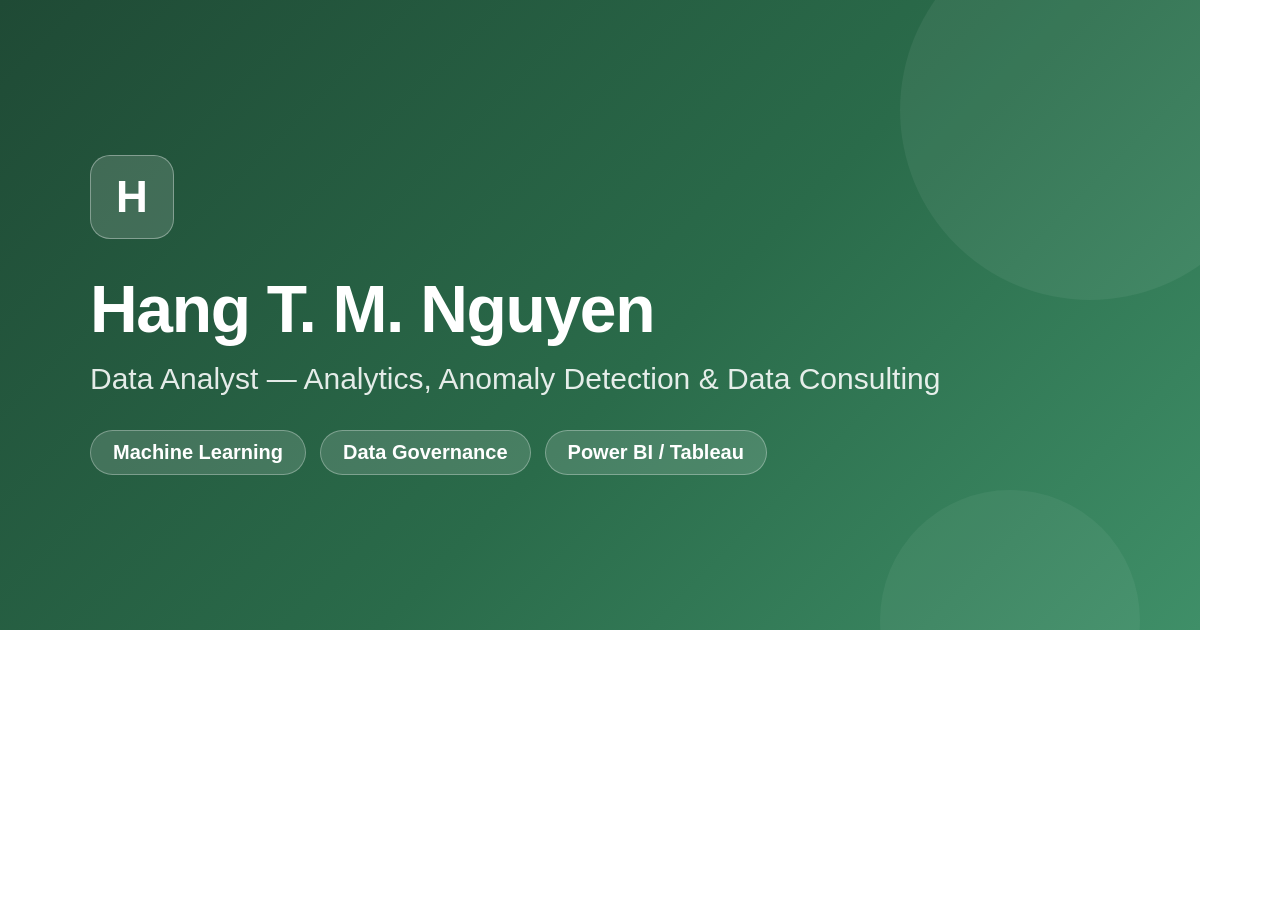
<file: _og-banner-temp.html>
<!DOCTYPE html>
<html>
<head>
<meta charset="UTF-8">
<style>
  * { margin: 0; padding: 0; box-sizing: border-box; }
  html, body {
    width: 1200px;
    height: 630px;
    overflow: hidden;
    font-family: -apple-system, BlinkMacSystemFont, "Segoe UI", Roboto, Helvetica, Arial, sans-serif;
  }
  .banner {
    width: 1200px;
    height: 630px;
    background: linear-gradient(135deg, #1f4a35 0%, #2a6b4a 55%, #3f8f68 100%);
    position: relative;
    display: flex;
    flex-direction: column;
    justify-content: center;
    padding: 0 90px;
  }
  .badge {
    width: 84px;
    height: 84px;
    border-radius: 20px;
    background: rgba(255,255,255,0.14);
    border: 1px solid rgba(255,255,255,0.35);
    display: flex;
    align-items: center;
    justify-content: center;
    font-size: 44px;
    font-weight: 800;
    color: #ffffff;
    margin-bottom: 36px;
  }
  h1 {
    color: #ffffff;
    font-size: 66px;
    font-weight: 800;
    letter-spacing: -0.02em;
    line-height: 1.05;
    margin-bottom: 18px;
  }
  h2 {
    color: rgba(255,255,255,0.88);
    font-size: 30px;
    font-weight: 500;
    margin-bottom: 34px;
  }
  .tags {
    display: flex;
    gap: 14px;
    flex-wrap: wrap;
  }
  .tag {
    background: rgba(255,255,255,0.14);
    border: 1px solid rgba(255,255,255,0.3);
    color: #ffffff;
    padding: 10px 22px;
    border-radius: 999px;
    font-size: 20px;
    font-weight: 600;
  }
  .corner {
    position: absolute;
    right: -80px;
    top: -80px;
    width: 380px;
    height: 380px;
    border-radius: 50%;
    background: rgba(255,255,255,0.06);
  }
  .corner2 {
    position: absolute;
    right: 60px;
    bottom: -120px;
    width: 260px;
    height: 260px;
    border-radius: 50%;
    background: rgba(255,255,255,0.05);
  }
</style>
</head>
<body>
  <div class="banner">
    <div class="corner"></div>
    <div class="corner2"></div>
    <div class="badge">H</div>
    <h1>Hang T. M. Nguyen</h1>
    <h2>Data Analyst — Analytics, Anomaly Detection &amp; Data Consulting</h2>
    <div class="tags">
      <span class="tag">Machine Learning</span>
      <span class="tag">Data Governance</span>
      <span class="tag">Power BI / Tableau</span>
    </div>
  </div>
</body>
</html>
</file>
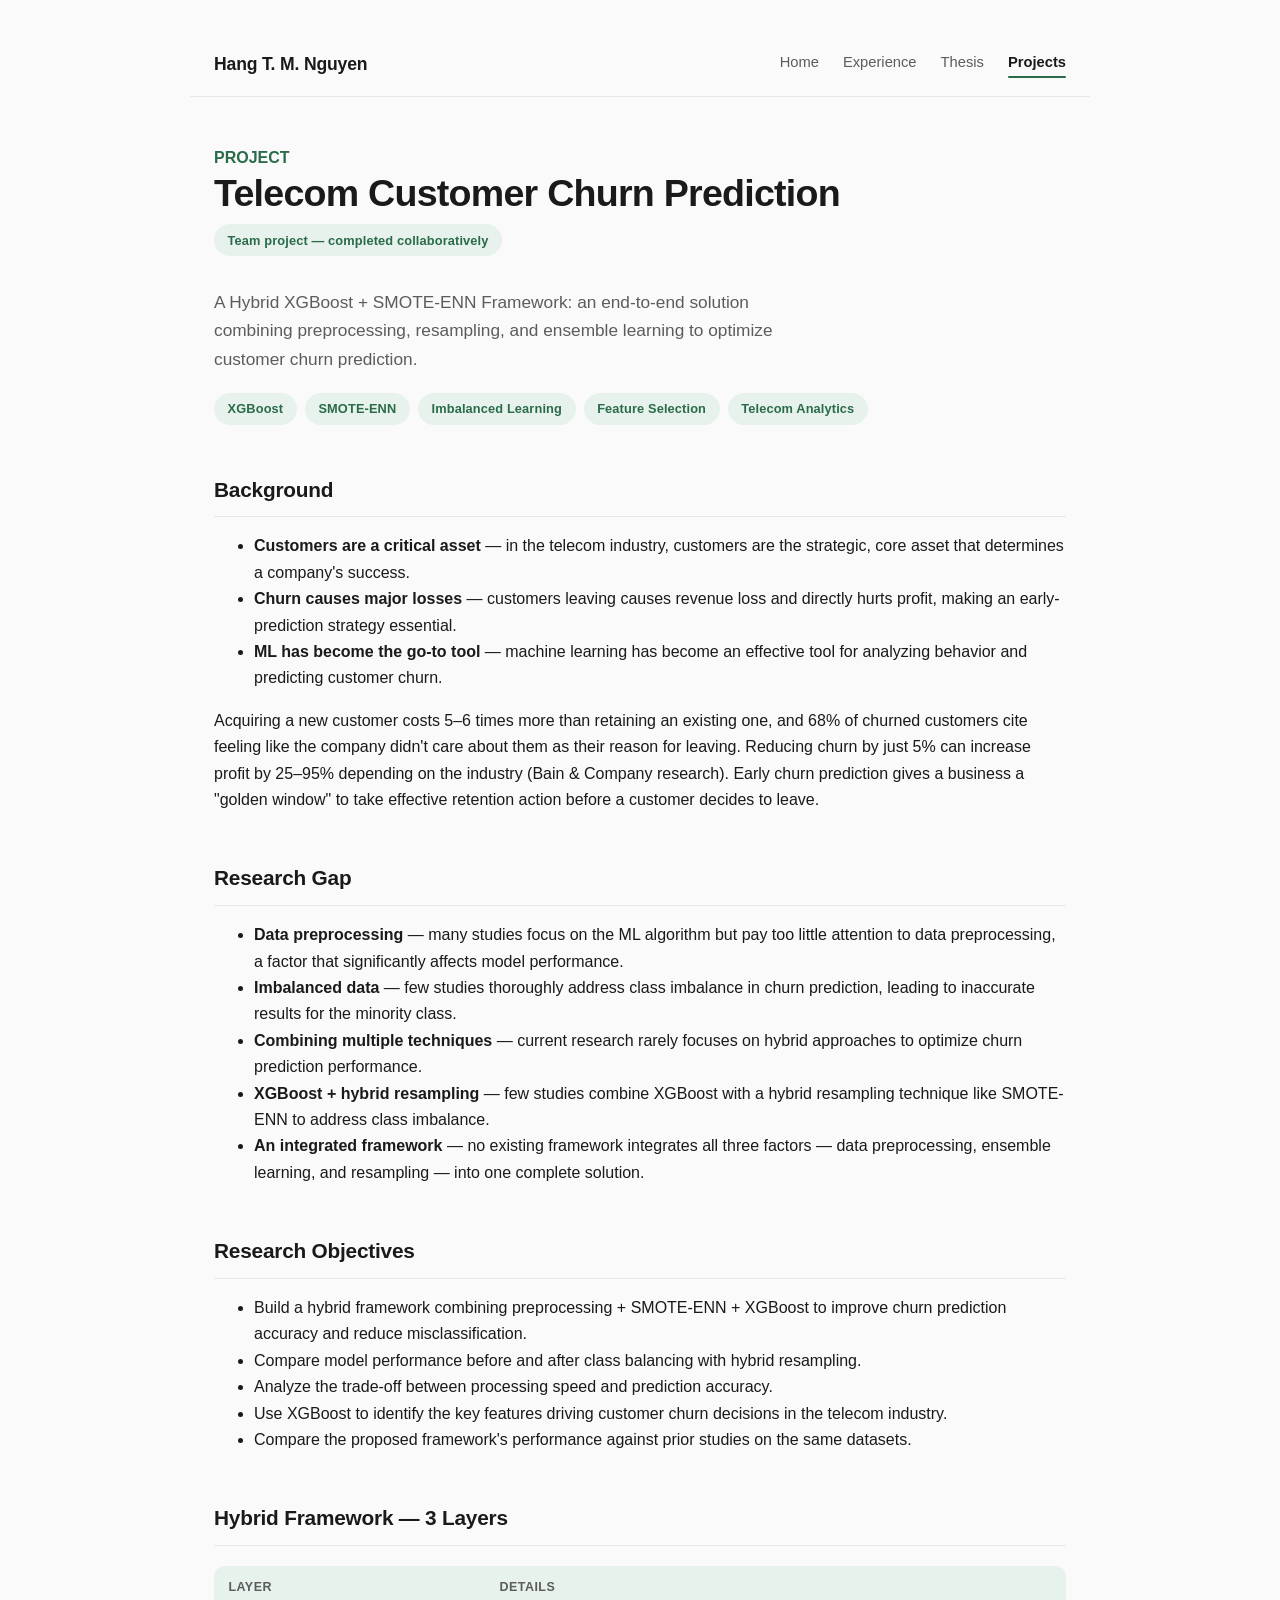
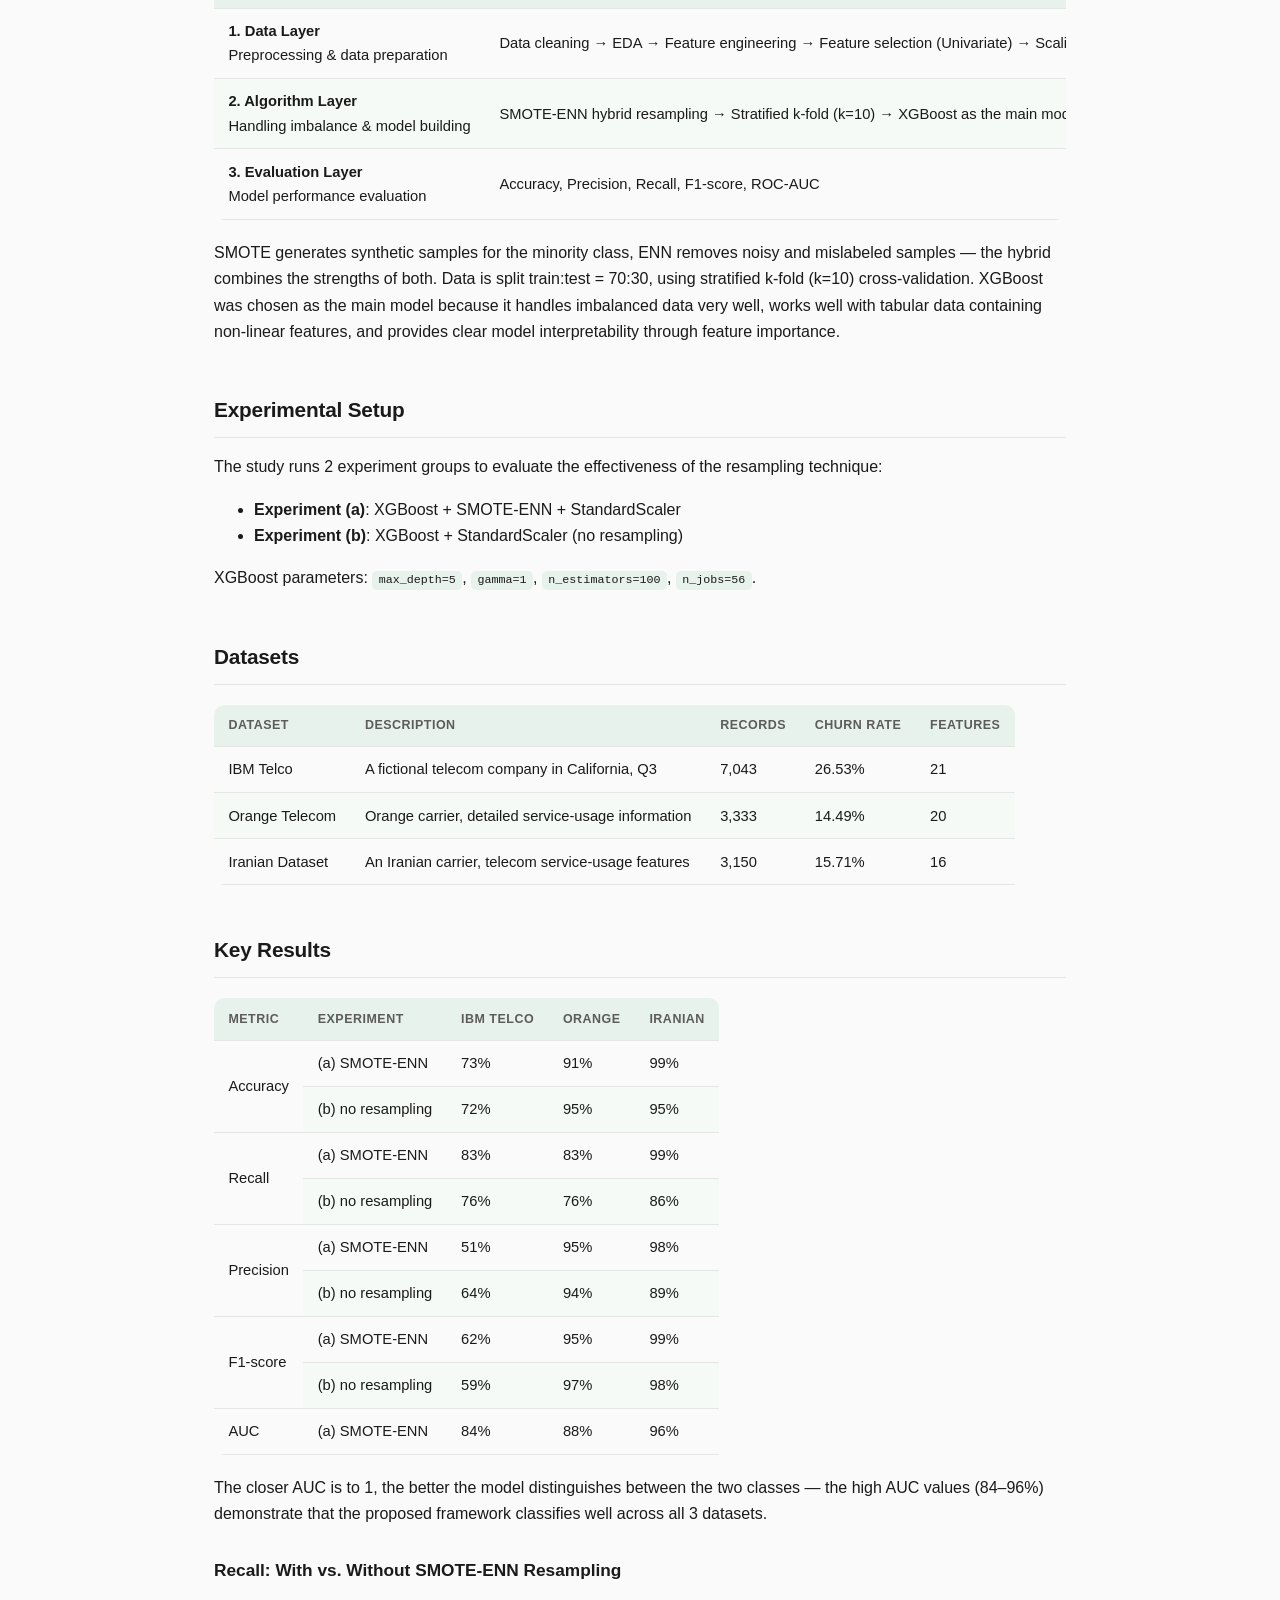
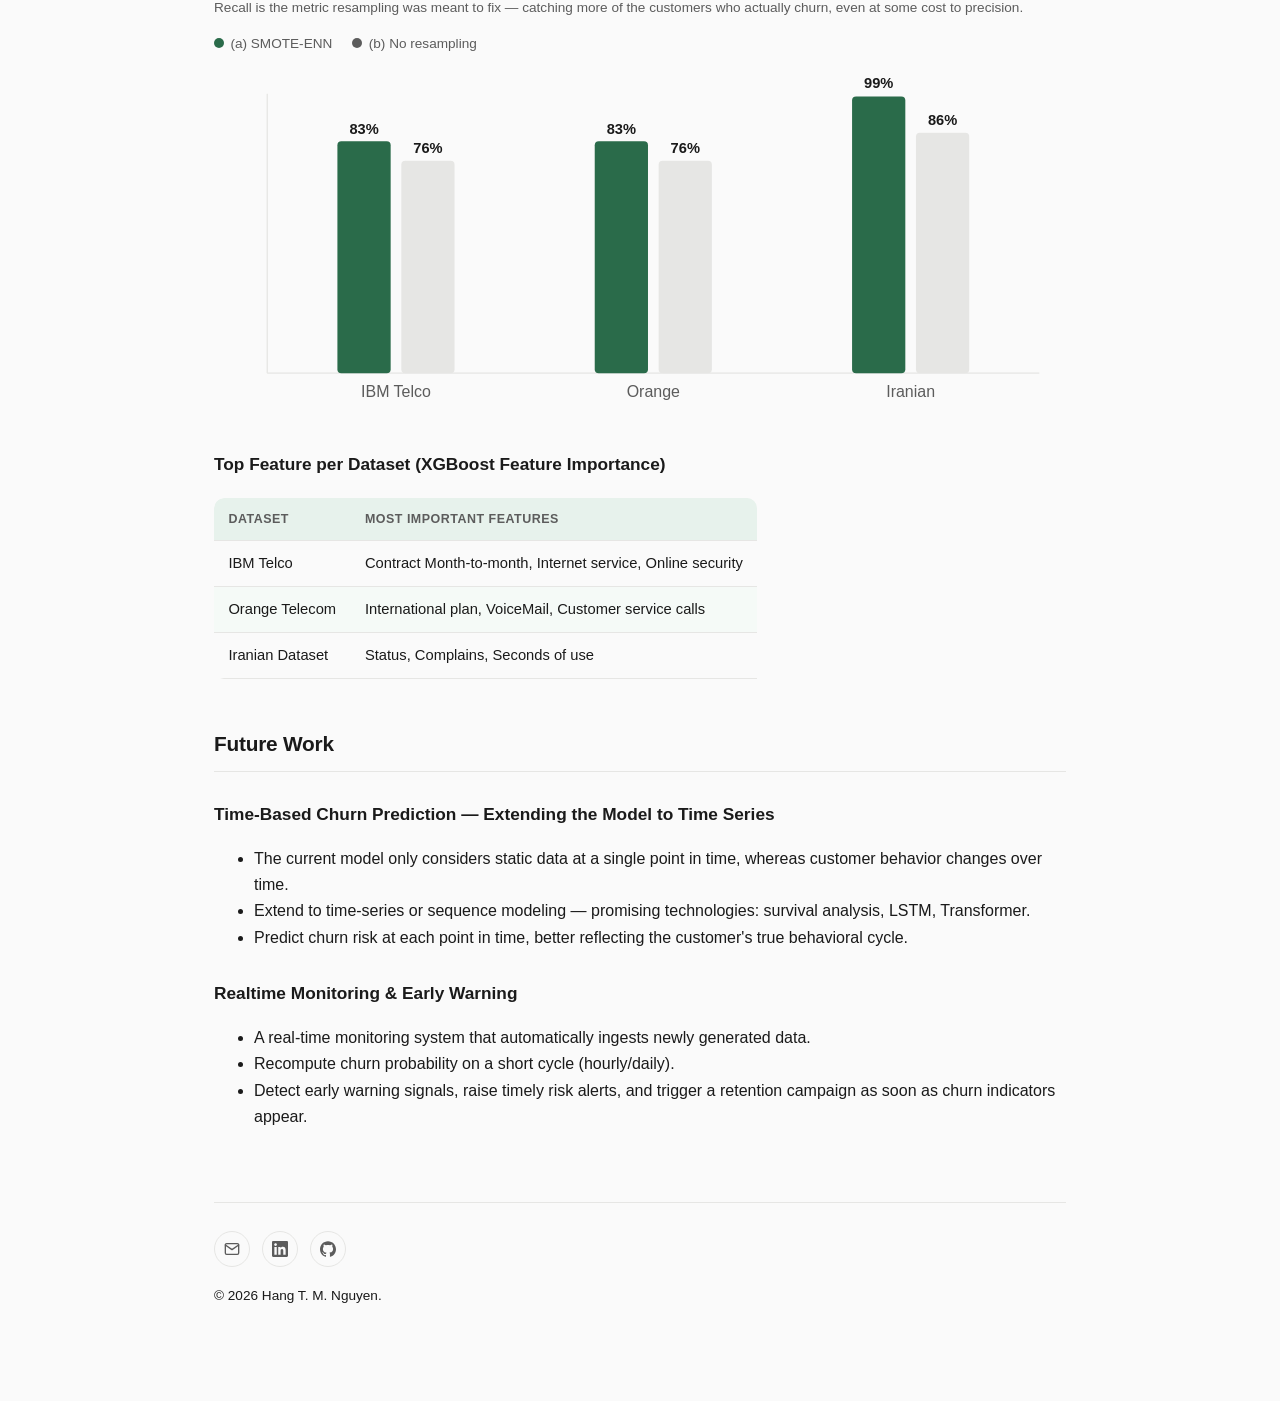
<file: projects/churn.html>
<!DOCTYPE html>
<html lang="en">
<head>
<meta charset="UTF-8">
<meta name="viewport" content="width=device-width, initial-scale=1.0">
<title>Telecom Customer Churn Prediction — Hang T. M. Nguyen</title>
<meta name="description" content="A hybrid XGBoost + SMOTE-ENN framework for telecom customer churn prediction.">
<meta name="theme-color" content="#2a6b4a">
<link rel="icon" type="image/svg+xml" href="../assets/img/favicon.svg">
<meta property="og:title" content="Telecom Customer Churn Prediction — Hang T. M. Nguyen">
<meta property="og:description" content="A hybrid XGBoost + SMOTE-ENN framework for telecom customer churn prediction.">
<meta property="og:type" content="article">
<meta property="og:image" content="https://hangminh102001-crypto.github.io/personal-portfolio/assets/img/og-image.png">
<meta property="og:image:secure_url" content="https://hangminh102001-crypto.github.io/personal-portfolio/assets/img/og-image.png">
<meta property="og:image:type" content="image/png">
<meta property="og:image:width" content="1200">
<meta property="og:image:height" content="630">
<meta property="og:url" content="https://hangminh102001-crypto.github.io/personal-portfolio/projects/churn.html">
<meta name="twitter:card" content="summary_large_image">
<link rel="stylesheet" href="../assets/css/style.css">
</head>
<body>
<div class="wrap">
  <header class="site-header">
    <a class="brand" href="../index.html">Hang T. M. Nguyen</a>
    <nav class="site-nav">
      <a href="../index.html">Home</a>
      <a href="../experience/index.html">Experience</a>
      <a href="../thesis/index.html">Thesis</a>
      <a href="index.html" class="active">Projects</a>
    </nav>
  </header>

  <main>
    <div class="card-eyebrow" style="color:var(--accent);font-weight:700;">PROJECT</div>
    <h1>Telecom Customer Churn Prediction</h1>
    <div class="tag-row" style="margin-top:0;">
      <span class="tag">Team project — completed collaboratively</span>
    </div>
    <p class="lede">
      A Hybrid XGBoost + SMOTE-ENN Framework: an end-to-end solution combining preprocessing,
      resampling, and ensemble learning to optimize customer churn prediction.
    </p>

    <div class="tag-row">
      <span class="tag">XGBoost</span>
      <span class="tag">SMOTE-ENN</span>
      <span class="tag">Imbalanced Learning</span>
      <span class="tag">Feature Selection</span>
      <span class="tag">Telecom Analytics</span>
    </div>

    <h2>Background</h2>
    <ul>
      <li><strong>Customers are a critical asset</strong> — in the telecom industry, customers
      are the strategic, core asset that determines a company's success.</li>
      <li><strong>Churn causes major losses</strong> — customers leaving causes revenue loss and
      directly hurts profit, making an early-prediction strategy essential.</li>
      <li><strong>ML has become the go-to tool</strong> — machine learning has become an
      effective tool for analyzing behavior and predicting customer churn.</li>
    </ul>
    <p>
      Acquiring a new customer costs 5–6 times more than retaining an existing one, and 68%
      of churned customers cite feeling like the company didn't care about them as their reason
      for leaving. Reducing churn by just 5% can increase profit by 25–95% depending on the
      industry (Bain &amp; Company research). Early churn prediction gives a business a
      "golden window" to take effective retention action before a customer decides to leave.
    </p>

    <h2>Research Gap</h2>
    <ul>
      <li><strong>Data preprocessing</strong> — many studies focus on the ML algorithm but pay
      too little attention to data preprocessing, a factor that significantly affects model
      performance.</li>
      <li><strong>Imbalanced data</strong> — few studies thoroughly address class imbalance in
      churn prediction, leading to inaccurate results for the minority class.</li>
      <li><strong>Combining multiple techniques</strong> — current research rarely focuses on
      hybrid approaches to optimize churn prediction performance.</li>
      <li><strong>XGBoost + hybrid resampling</strong> — few studies combine XGBoost with a
      hybrid resampling technique like SMOTE-ENN to address class imbalance.</li>
      <li><strong>An integrated framework</strong> — no existing framework integrates all three
      factors — data preprocessing, ensemble learning, and resampling — into one complete
      solution.</li>
    </ul>

    <h2>Research Objectives</h2>
    <ul>
      <li>Build a hybrid framework combining preprocessing + SMOTE-ENN + XGBoost to improve
      churn prediction accuracy and reduce misclassification.</li>
      <li>Compare model performance before and after class balancing with hybrid resampling.</li>
      <li>Analyze the trade-off between processing speed and prediction accuracy.</li>
      <li>Use XGBoost to identify the key features driving customer churn decisions in the
      telecom industry.</li>
      <li>Compare the proposed framework's performance against prior studies on the same
      datasets.</li>
    </ul>

    <h2>Hybrid Framework — 3 Layers</h2>
    <table>
      <thead><tr><th>Layer</th><th>Details</th></tr></thead>
      <tbody>
        <tr><td><strong>1. Data Layer</strong><br>Preprocessing &amp; data preparation</td>
        <td>Data cleaning → EDA → Feature engineering → Feature selection (Univariate) → Scaling (StandardScaler)</td></tr>
        <tr><td><strong>2. Algorithm Layer</strong><br>Handling imbalance &amp; model building</td>
        <td>SMOTE-ENN hybrid resampling → Stratified k-fold (k=10) → XGBoost as the main model → Hyperparameter selection</td></tr>
        <tr><td><strong>3. Evaluation Layer</strong><br>Model performance evaluation</td>
        <td>Accuracy, Precision, Recall, F1-score, ROC-AUC</td></tr>
      </tbody>
    </table>
    <p>
      SMOTE generates synthetic samples for the minority class, ENN removes noisy and
      mislabeled samples — the hybrid combines the strengths of both. Data is split
      train:test = 70:30, using stratified k-fold (k=10) cross-validation. XGBoost was chosen
      as the main model because it handles imbalanced data very well, works well with tabular
      data containing non-linear features, and provides clear model interpretability through
      feature importance.
    </p>

    <h2>Experimental Setup</h2>
    <p>The study runs 2 experiment groups to evaluate the effectiveness of the resampling technique:</p>
    <ul>
      <li><strong>Experiment (a)</strong>: XGBoost + SMOTE-ENN + StandardScaler</li>
      <li><strong>Experiment (b)</strong>: XGBoost + StandardScaler (no resampling)</li>
    </ul>
    <p>XGBoost parameters: <code>max_depth=5</code>, <code>gamma=1</code>, <code>n_estimators=100</code>, <code>n_jobs=56</code>.</p>

    <h2>Datasets</h2>
    <table>
      <thead><tr><th>Dataset</th><th>Description</th><th>Records</th><th>Churn rate</th><th>Features</th></tr></thead>
      <tbody>
        <tr><td>IBM Telco</td><td>A fictional telecom company in California, Q3</td><td>7,043</td><td>26.53%</td><td>21</td></tr>
        <tr><td>Orange Telecom</td><td>Orange carrier, detailed service-usage information</td><td>3,333</td><td>14.49%</td><td>20</td></tr>
        <tr><td>Iranian Dataset</td><td>An Iranian carrier, telecom service-usage features</td><td>3,150</td><td>15.71%</td><td>16</td></tr>
      </tbody>
    </table>

    <h2>Key Results</h2>
    <table>
      <thead><tr><th>Metric</th><th>Experiment</th><th>IBM Telco</th><th>Orange</th><th>Iranian</th></tr></thead>
      <tbody>
        <tr><td rowspan="2">Accuracy</td><td>(a) SMOTE-ENN</td><td>73%</td><td>91%</td><td>99%</td></tr>
        <tr><td>(b) no resampling</td><td>72%</td><td>95%</td><td>95%</td></tr>
        <tr><td rowspan="2">Recall</td><td>(a) SMOTE-ENN</td><td>83%</td><td>83%</td><td>99%</td></tr>
        <tr><td>(b) no resampling</td><td>76%</td><td>76%</td><td>86%</td></tr>
        <tr><td rowspan="2">Precision</td><td>(a) SMOTE-ENN</td><td>51%</td><td>95%</td><td>98%</td></tr>
        <tr><td>(b) no resampling</td><td>64%</td><td>94%</td><td>89%</td></tr>
        <tr><td rowspan="2">F1-score</td><td>(a) SMOTE-ENN</td><td>62%</td><td>95%</td><td>99%</td></tr>
        <tr><td>(b) no resampling</td><td>59%</td><td>97%</td><td>98%</td></tr>
        <tr><td>AUC</td><td>(a) SMOTE-ENN</td><td>84%</td><td>88%</td><td>96%</td></tr>
      </tbody>
    </table>
    <p>
      The closer AUC is to 1, the better the model distinguishes between the two classes —
      the high AUC values (84–96%) demonstrate that the proposed framework classifies well
      across all 3 datasets.
    </p>

    <h3>Recall: With vs. Without SMOTE-ENN Resampling</h3>
    <p style="font-size:0.85rem;color:var(--text-muted);margin-top:-0.3rem;">
      Recall is the metric resampling was meant to fix — catching more of the customers who
      actually churn, even at some cost to precision.
    </p>
    <div class="chart-legend">
      <span class="legend-actual">(a) SMOTE-ENN</span>
      <span class="legend-plan">(b) No resampling</span>
    </div>
    <svg viewBox="0 0 640 260" width="100%" role="img" aria-label="Clustered column chart comparing recall with and without SMOTE-ENN resampling across three datasets">
      <line x1="40" y1="20" x2="40" y2="230" stroke="var(--border)" stroke-width="1"/>
      <line x1="40" y1="230" x2="620" y2="230" stroke="var(--border)" stroke-width="1"/>
      <rect x="92.7" y="55.7" width="40" height="174.3" rx="3" fill="var(--accent)"/>
      <rect x="140.7" y="70.4" width="40" height="159.6" rx="3" fill="var(--border)"/>
      <rect x="286.0" y="55.7" width="40" height="174.3" rx="3" fill="var(--accent)"/>
      <rect x="334.0" y="70.4" width="40" height="159.6" rx="3" fill="var(--border)"/>
      <rect x="479.3" y="22.1" width="40" height="207.9" rx="3" fill="var(--accent)"/>
      <rect x="527.3" y="49.4" width="40" height="180.6" rx="3" fill="var(--border)"/>
      <g font-size="12" fill="var(--text-muted)" text-anchor="middle">
        <text x="136.7" y="248">IBM Telco</text>
        <text x="330.0" y="248">Orange</text>
        <text x="523.3" y="248">Iranian</text>
      </g>
      <g font-size="11" fill="var(--text)" text-anchor="middle" font-weight="700">
        <text x="112.7" y="50">83%</text><text x="160.7" y="64.4">76%</text>
        <text x="306.0" y="50">83%</text><text x="354.0" y="64.4">76%</text>
        <text x="499.3" y="16.1">99%</text><text x="547.3" y="43.4">86%</text>
      </g>
    </svg>

    <h3>Top Feature per Dataset (XGBoost Feature Importance)</h3>
    <table>
      <thead><tr><th>Dataset</th><th>Most important features</th></tr></thead>
      <tbody>
        <tr><td>IBM Telco</td><td>Contract Month-to-month, Internet service, Online security</td></tr>
        <tr><td>Orange Telecom</td><td>International plan, VoiceMail, Customer service calls</td></tr>
        <tr><td>Iranian Dataset</td><td>Status, Complains, Seconds of use</td></tr>
      </tbody>
    </table>

    <h2>Future Work</h2>
    <h3>Time-Based Churn Prediction — Extending the Model to Time Series</h3>
    <ul>
      <li>The current model only considers static data at a single point in time, whereas
      customer behavior changes over time.</li>
      <li>Extend to time-series or sequence modeling — promising technologies: survival
      analysis, LSTM, Transformer.</li>
      <li>Predict churn risk at each point in time, better reflecting the customer's true
      behavioral cycle.</li>
    </ul>
    <h3>Realtime Monitoring &amp; Early Warning</h3>
    <ul>
      <li>A real-time monitoring system that automatically ingests newly generated data.</li>
      <li>Recompute churn probability on a short cycle (hourly/daily).</li>
      <li>Detect early warning signals, raise timely risk alerts, and trigger a retention
      campaign as soon as churn indicators appear.</li>
    </ul>
  </main>

  <footer class="site-footer">
    <div class="social-links">
      <a href="mailto:hangminh102001@gmail.com" aria-label="Email">
        <svg viewBox="0 0 24 24" fill="none" stroke="currentColor" stroke-width="2" stroke-linecap="round" stroke-linejoin="round"><rect x="2" y="4" width="20" height="16" rx="2"/><path d="m22 6-10 7L2 6"/></svg>
      </a>
      <a href="https://www.linkedin.com/in/nguyenminhhang20/" target="_blank" rel="noopener" aria-label="LinkedIn">
        <svg viewBox="0 0 24 24" fill="currentColor"><path d="M20.447 20.452h-3.554v-5.569c0-1.328-.027-3.037-1.852-3.037-1.853 0-2.136 1.445-2.136 2.939v5.667H9.351V9h3.414v1.561h.046c.477-.9 1.637-1.85 3.37-1.85 3.601 0 4.267 2.37 4.267 5.455v6.286zM5.337 7.433c-1.144 0-2.063-.926-2.063-2.065 0-1.138.92-2.063 2.063-2.063 1.14 0 2.064.925 2.064 2.063 0 1.139-.925 2.065-2.064 2.065zm1.782 13.019H3.555V9h3.564v11.452zM22.225 0H1.771C.792 0 0 .774 0 1.729v20.542C0 23.227.792 24 1.771 24h20.451C23.2 24 24 23.227 24 22.271V1.729C24 .774 23.2 0 22.222 0h.003z"/></svg>
      </a>
      <a href="https://github.com/hangminh102001-crypto" target="_blank" rel="noopener" aria-label="GitHub">
        <svg viewBox="0 0 24 24" fill="currentColor"><path d="M12 .297c-6.63 0-12 5.373-12 12 0 5.303 3.438 9.8 8.205 11.385.6.113.82-.258.82-.577 0-.285-.01-1.04-.015-2.04-3.338.724-4.042-1.61-4.042-1.61-.546-1.385-1.333-1.755-1.333-1.755-1.089-.744.084-.729.084-.729 1.205.084 1.838 1.236 1.838 1.236 1.07 1.835 2.809 1.305 3.495.998.108-.775.42-1.305.762-1.605-2.665-.3-5.466-1.332-5.466-5.93 0-1.31.465-2.38 1.235-3.22-.135-.303-.54-1.523.105-3.176 0 0 1.005-.322 3.3 1.23.96-.267 1.98-.399 3-.405 1.02.006 2.04.138 3 .405 2.28-1.552 3.285-1.23 3.285-1.23.645 1.653.24 2.873.12 3.176.765.84 1.23 1.91 1.23 3.22 0 4.61-2.805 5.625-5.475 5.92.42.36.81 1.096.81 2.22 0 1.606-.015 2.896-.015 3.286 0 .315.21.69.825.57C20.565 22.092 24 17.592 24 12.297c0-6.627-5.373-12-12-12"/></svg>
      </a>
    </div>
    <p>&copy; 2026 Hang T. M. Nguyen.</p>
  </footer>
</div>
<!-- Cloudflare Web Analytics -->
<script type='module' src='https://static.cloudflareinsights.com/beacon.min.js' data-cf-beacon='{"token": "c5eda4be179143a1925b9e3b05d970e9"}'></script>
<!-- End Cloudflare Web Analytics -->
</body>
</html>
</file>
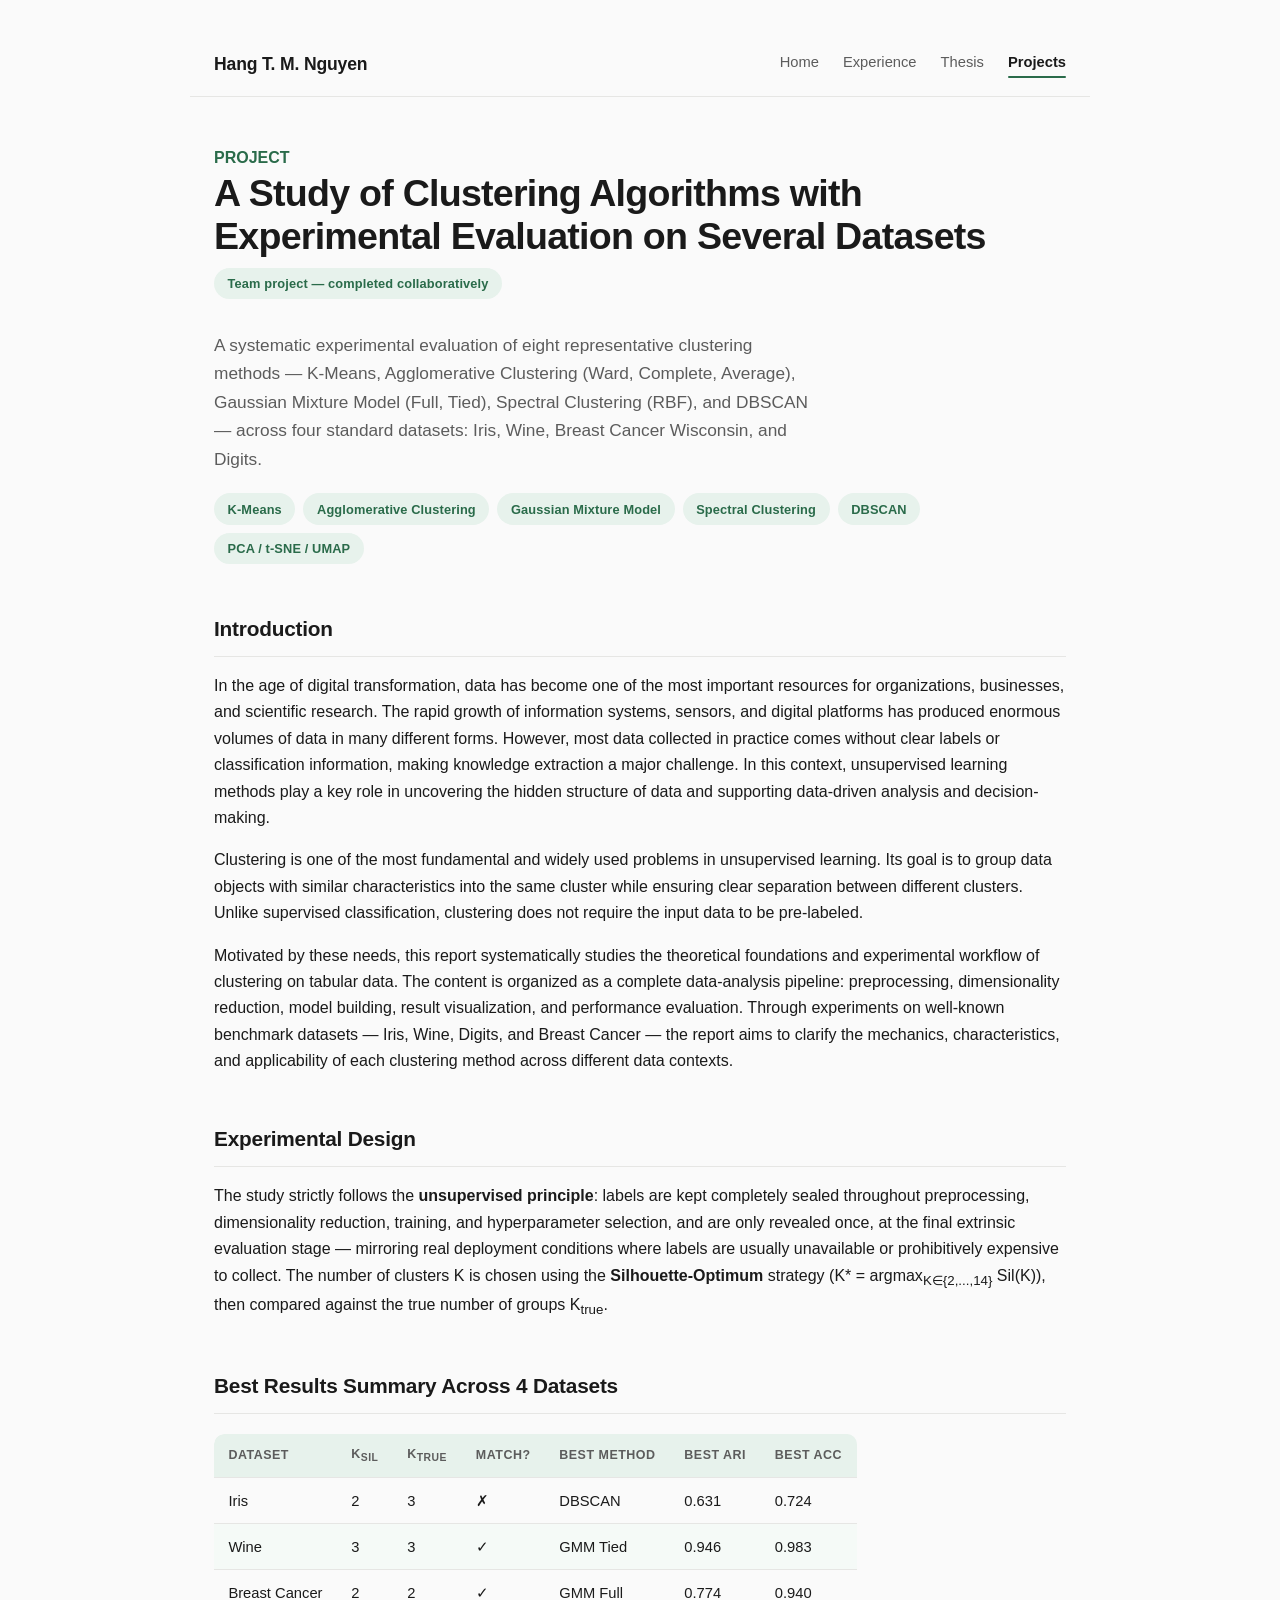
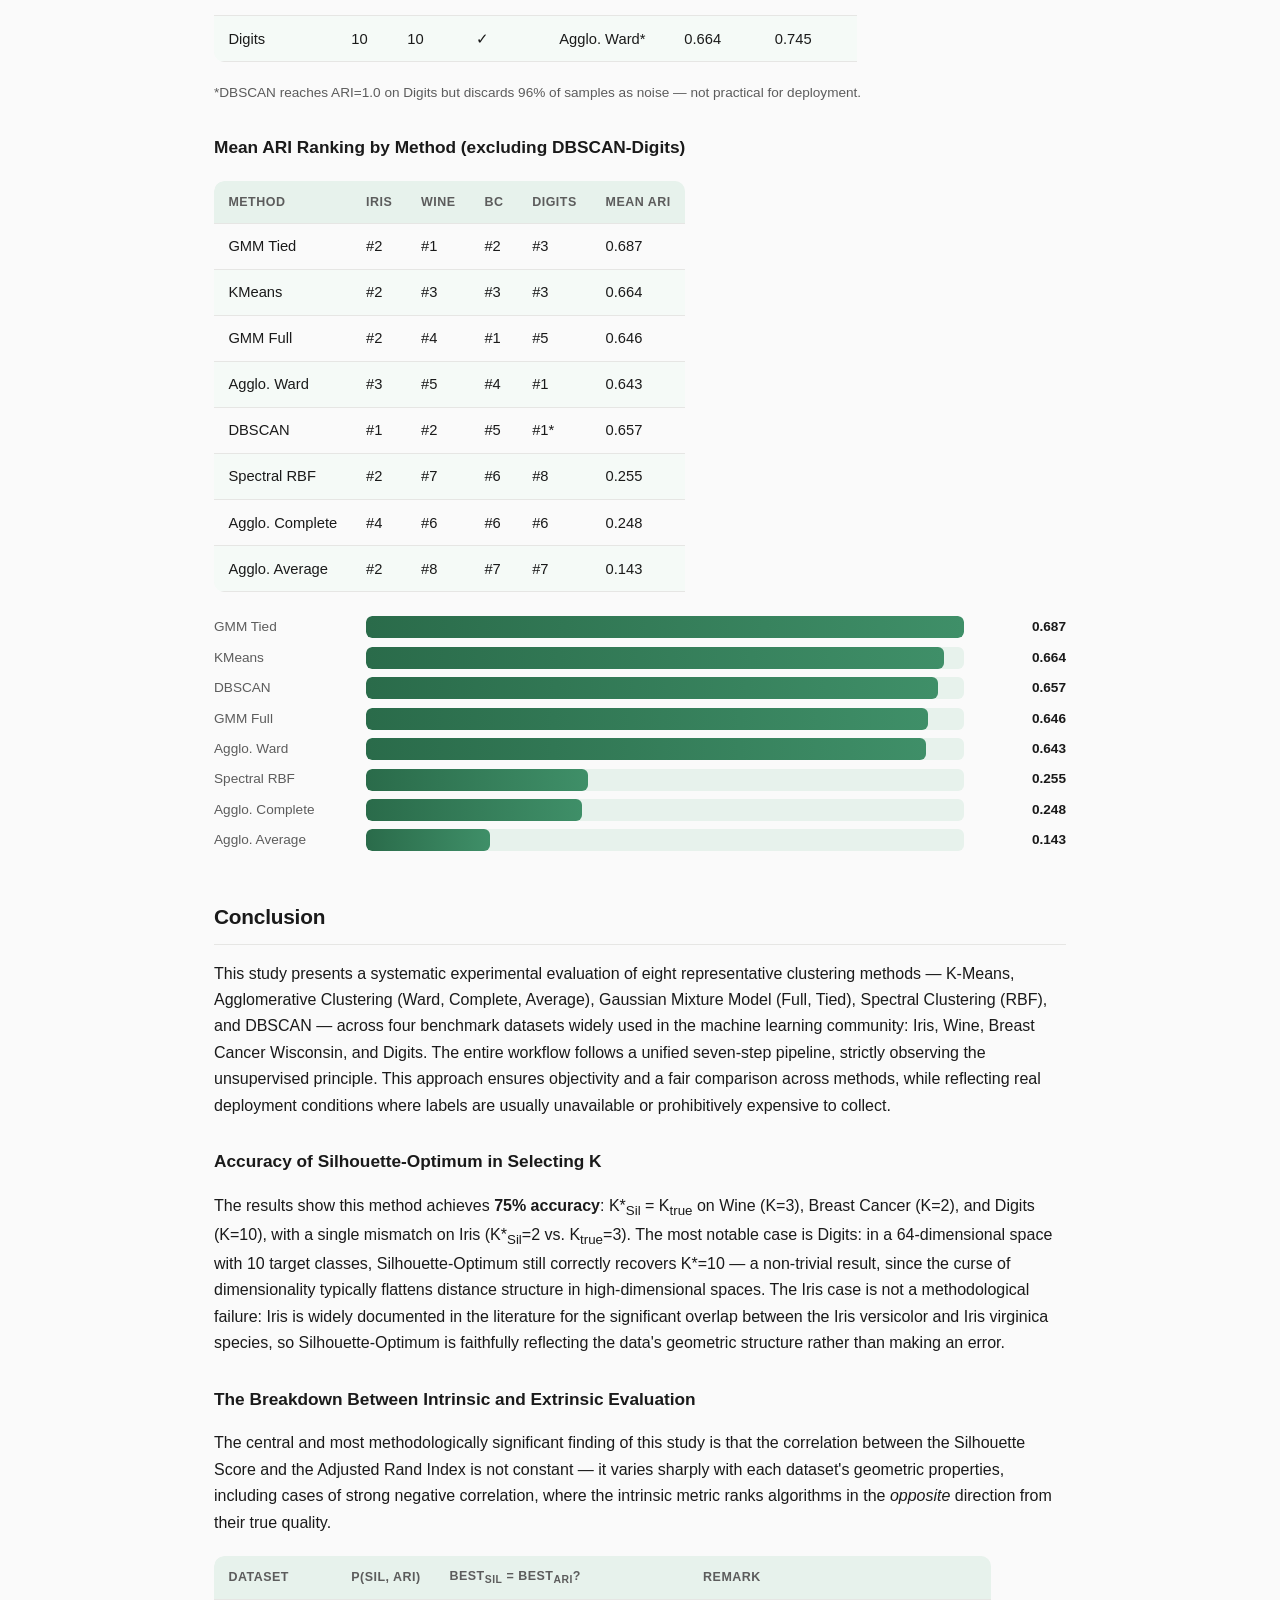
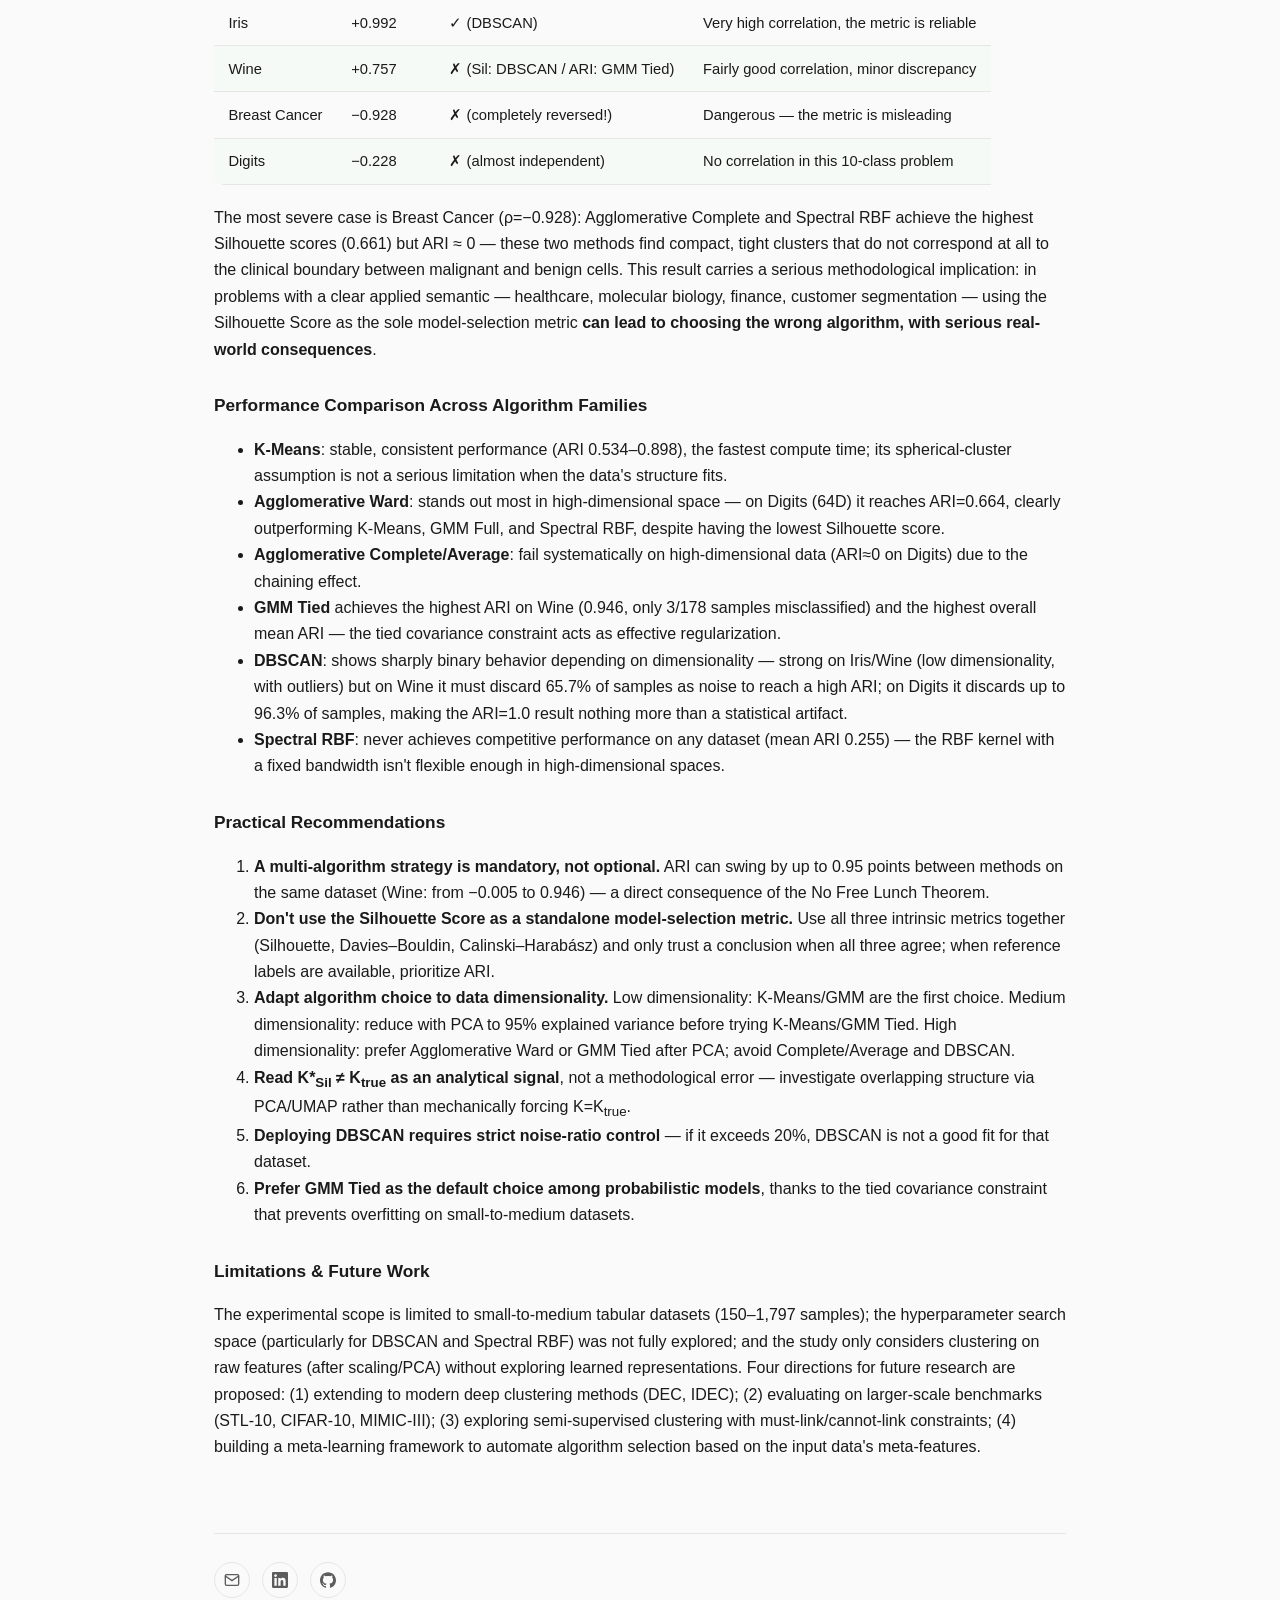
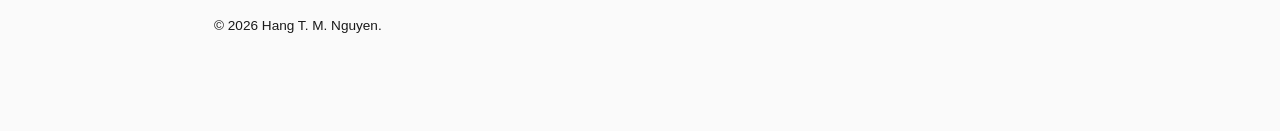
<file: projects/clustering.html>
<!DOCTYPE html>
<html lang="en">
<head>
<meta charset="UTF-8">
<meta name="viewport" content="width=device-width, initial-scale=1.0">
<title>A Study of Clustering Algorithms — Hang T. M. Nguyen</title>
<meta name="description" content="Systematic experimental evaluation of eight clustering algorithms across four benchmark datasets.">
<meta name="theme-color" content="#2a6b4a">
<link rel="icon" type="image/svg+xml" href="../assets/img/favicon.svg">
<meta property="og:title" content="A Study of Clustering Algorithms — Hang T. M. Nguyen">
<meta property="og:description" content="Systematic experimental evaluation of eight clustering algorithms across four benchmark datasets.">
<meta property="og:type" content="article">
<meta property="og:image" content="https://hangminh102001-crypto.github.io/personal-portfolio/assets/img/og-image.png">
<meta property="og:image:secure_url" content="https://hangminh102001-crypto.github.io/personal-portfolio/assets/img/og-image.png">
<meta property="og:image:type" content="image/png">
<meta property="og:image:width" content="1200">
<meta property="og:image:height" content="630">
<meta property="og:url" content="https://hangminh102001-crypto.github.io/personal-portfolio/projects/clustering.html">
<meta name="twitter:card" content="summary_large_image">
<link rel="stylesheet" href="../assets/css/style.css">
</head>
<body>
<div class="wrap">
  <header class="site-header">
    <a class="brand" href="../index.html">Hang T. M. Nguyen</a>
    <nav class="site-nav">
      <a href="../index.html">Home</a>
      <a href="../experience/index.html">Experience</a>
      <a href="../thesis/index.html">Thesis</a>
      <a href="index.html" class="active">Projects</a>
    </nav>
  </header>

  <main>
    <div class="card-eyebrow" style="color:var(--accent);font-weight:700;">PROJECT</div>
    <h1>A Study of Clustering Algorithms with Experimental Evaluation on Several Datasets</h1>
    <div class="tag-row" style="margin-top:0;">
      <span class="tag">Team project — completed collaboratively</span>
    </div>
    <p class="lede">
      A systematic experimental evaluation of eight representative clustering methods —
      K-Means, Agglomerative Clustering (Ward, Complete, Average), Gaussian Mixture Model
      (Full, Tied), Spectral Clustering (RBF), and DBSCAN — across four standard datasets:
      Iris, Wine, Breast Cancer Wisconsin, and Digits.
    </p>

    <div class="tag-row">
      <span class="tag">K-Means</span>
      <span class="tag">Agglomerative Clustering</span>
      <span class="tag">Gaussian Mixture Model</span>
      <span class="tag">Spectral Clustering</span>
      <span class="tag">DBSCAN</span>
      <span class="tag">PCA / t-SNE / UMAP</span>
    </div>

    <h2>Introduction</h2>
    <p>
      In the age of digital transformation, data has become one of the most important resources
      for organizations, businesses, and scientific research. The rapid growth of information
      systems, sensors, and digital platforms has produced enormous volumes of data in many
      different forms. However, most data collected in practice comes without clear labels or
      classification information, making knowledge extraction a major challenge. In this
      context, unsupervised learning methods play a key role in uncovering the hidden structure
      of data and supporting data-driven analysis and decision-making.
    </p>
    <p>
      Clustering is one of the most fundamental and widely used problems in unsupervised
      learning. Its goal is to group data objects with similar characteristics into the same
      cluster while ensuring clear separation between different clusters. Unlike supervised
      classification, clustering does not require the input data to be pre-labeled.
    </p>
    <p>
      Motivated by these needs, this report systematically studies the theoretical foundations
      and experimental workflow of clustering on tabular data. The content is organized as a
      complete data-analysis pipeline: preprocessing, dimensionality reduction, model building,
      result visualization, and performance evaluation. Through experiments on well-known
      benchmark datasets — Iris, Wine, Digits, and Breast Cancer — the report aims to clarify
      the mechanics, characteristics, and applicability of each clustering method across
      different data contexts.
    </p>

    <h2>Experimental Design</h2>
    <p>
      The study strictly follows the <strong>unsupervised principle</strong>: labels are kept
      completely sealed throughout preprocessing, dimensionality reduction, training, and
      hyperparameter selection, and are only revealed once, at the final extrinsic evaluation
      stage — mirroring real deployment conditions where labels are usually unavailable or
      prohibitively expensive to collect. The number of clusters K is chosen using the
      <strong>Silhouette-Optimum</strong> strategy (K* = argmax<sub>K∈{2,...,14}</sub> Sil(K)),
      then compared against the true number of groups K<sub>true</sub>.
    </p>

    <h2>Best Results Summary Across 4 Datasets</h2>
    <table>
      <thead><tr><th>Dataset</th><th>K<sub>Sil</sub></th><th>K<sub>true</sub></th><th>Match?</th><th>Best Method</th><th>Best ARI</th><th>Best ACC</th></tr></thead>
      <tbody>
        <tr><td>Iris</td><td>2</td><td>3</td><td>✗</td><td>DBSCAN</td><td>0.631</td><td>0.724</td></tr>
        <tr><td>Wine</td><td>3</td><td>3</td><td>✓</td><td>GMM Tied</td><td>0.946</td><td>0.983</td></tr>
        <tr><td>Breast Cancer</td><td>2</td><td>2</td><td>✓</td><td>GMM Full</td><td>0.774</td><td>0.940</td></tr>
        <tr><td>Digits</td><td>10</td><td>10</td><td>✓</td><td>Agglo. Ward*</td><td>0.664</td><td>0.745</td></tr>
      </tbody>
    </table>
    <p style="font-size:0.85rem;color:var(--text-muted)">*DBSCAN reaches ARI=1.0 on Digits but discards 96% of samples as noise — not practical for deployment.</p>

    <h3>Mean ARI Ranking by Method (excluding DBSCAN-Digits)</h3>
    <table>
      <thead><tr><th>Method</th><th>Iris</th><th>Wine</th><th>BC</th><th>Digits</th><th>Mean ARI</th></tr></thead>
      <tbody>
        <tr><td>GMM Tied</td><td>#2</td><td>#1</td><td>#2</td><td>#3</td><td>0.687</td></tr>
        <tr><td>KMeans</td><td>#2</td><td>#3</td><td>#3</td><td>#3</td><td>0.664</td></tr>
        <tr><td>GMM Full</td><td>#2</td><td>#4</td><td>#1</td><td>#5</td><td>0.646</td></tr>
        <tr><td>Agglo. Ward</td><td>#3</td><td>#5</td><td>#4</td><td>#1</td><td>0.643</td></tr>
        <tr><td>DBSCAN</td><td>#1</td><td>#2</td><td>#5</td><td>#1*</td><td>0.657</td></tr>
        <tr><td>Spectral RBF</td><td>#2</td><td>#7</td><td>#6</td><td>#8</td><td>0.255</td></tr>
        <tr><td>Agglo. Complete</td><td>#4</td><td>#6</td><td>#6</td><td>#6</td><td>0.248</td></tr>
        <tr><td>Agglo. Average</td><td>#2</td><td>#8</td><td>#7</td><td>#7</td><td>0.143</td></tr>
      </tbody>
    </table>

    <div class="funnel" style="margin:1.5rem 0;">
      <div class="funnel-row"><div class="funnel-label">GMM Tied</div><div class="funnel-bar-track"><div class="funnel-bar-fill" style="width:100%"></div></div><div class="funnel-value">0.687</div></div>
      <div class="funnel-row"><div class="funnel-label">KMeans</div><div class="funnel-bar-track"><div class="funnel-bar-fill" style="width:96.7%"></div></div><div class="funnel-value">0.664</div></div>
      <div class="funnel-row"><div class="funnel-label">DBSCAN</div><div class="funnel-bar-track"><div class="funnel-bar-fill" style="width:95.6%"></div></div><div class="funnel-value">0.657</div></div>
      <div class="funnel-row"><div class="funnel-label">GMM Full</div><div class="funnel-bar-track"><div class="funnel-bar-fill" style="width:94.0%"></div></div><div class="funnel-value">0.646</div></div>
      <div class="funnel-row"><div class="funnel-label">Agglo. Ward</div><div class="funnel-bar-track"><div class="funnel-bar-fill" style="width:93.6%"></div></div><div class="funnel-value">0.643</div></div>
      <div class="funnel-row"><div class="funnel-label">Spectral RBF</div><div class="funnel-bar-track"><div class="funnel-bar-fill" style="width:37.1%"></div></div><div class="funnel-value">0.255</div></div>
      <div class="funnel-row"><div class="funnel-label">Agglo. Complete</div><div class="funnel-bar-track"><div class="funnel-bar-fill" style="width:36.1%"></div></div><div class="funnel-value">0.248</div></div>
      <div class="funnel-row"><div class="funnel-label">Agglo. Average</div><div class="funnel-bar-track"><div class="funnel-bar-fill" style="width:20.8%"></div></div><div class="funnel-value">0.143</div></div>
    </div>

    <h2>Conclusion</h2>
    <p>
      This study presents a systematic experimental evaluation of eight representative
      clustering methods — K-Means, Agglomerative Clustering (Ward, Complete, Average),
      Gaussian Mixture Model (Full, Tied), Spectral Clustering (RBF), and DBSCAN — across
      four benchmark datasets widely used in the machine learning community: Iris, Wine,
      Breast Cancer Wisconsin, and Digits. The entire workflow follows a unified seven-step
      pipeline, strictly observing the unsupervised principle. This approach ensures objectivity
      and a fair comparison across methods, while reflecting real deployment conditions where
      labels are usually unavailable or prohibitively expensive to collect.
    </p>

    <h3>Accuracy of Silhouette-Optimum in Selecting K</h3>
    <p>
      The results show this method achieves <strong>75% accuracy</strong>: K*<sub>Sil</sub> =
      K<sub>true</sub> on Wine (K=3), Breast Cancer (K=2), and Digits (K=10), with a single
      mismatch on Iris (K*<sub>Sil</sub>=2 vs. K<sub>true</sub>=3). The most notable case is
      Digits: in a 64-dimensional space with 10 target classes, Silhouette-Optimum still
      correctly recovers K*=10 — a non-trivial result, since the curse of dimensionality
      typically flattens distance structure in high-dimensional spaces. The Iris case is not a
      methodological failure: Iris is widely documented in the literature for the significant
      overlap between the Iris versicolor and Iris virginica species, so Silhouette-Optimum is
      faithfully reflecting the data's geometric structure rather than making an error.
    </p>

    <h3>The Breakdown Between Intrinsic and Extrinsic Evaluation</h3>
    <p>
      The central and most methodologically significant finding of this study is that the
      correlation between the Silhouette Score and the Adjusted Rand Index is not constant —
      it varies sharply with each dataset's geometric properties, including cases of strong
      negative correlation, where the intrinsic metric ranks algorithms in the <em>opposite</em>
      direction from their true quality.
    </p>
    <table>
      <thead><tr><th>Dataset</th><th>ρ(Sil, ARI)</th><th>Best<sub>Sil</sub> = Best<sub>ARI</sub>?</th><th>Remark</th></tr></thead>
      <tbody>
        <tr><td>Iris</td><td>+0.992</td><td>✓ (DBSCAN)</td><td>Very high correlation, the metric is reliable</td></tr>
        <tr><td>Wine</td><td>+0.757</td><td>✗ (Sil: DBSCAN / ARI: GMM Tied)</td><td>Fairly good correlation, minor discrepancy</td></tr>
        <tr><td>Breast Cancer</td><td>−0.928</td><td>✗ (completely reversed!)</td><td>Dangerous — the metric is misleading</td></tr>
        <tr><td>Digits</td><td>−0.228</td><td>✗ (almost independent)</td><td>No correlation in this 10-class problem</td></tr>
      </tbody>
    </table>
    <p>
      The most severe case is Breast Cancer (ρ=−0.928): Agglomerative Complete and Spectral RBF
      achieve the highest Silhouette scores (0.661) but ARI ≈ 0 — these two methods find compact,
      tight clusters that do not correspond at all to the clinical boundary between malignant and
      benign cells. This result carries a serious methodological implication: in problems with a
      clear applied semantic — healthcare, molecular biology, finance, customer segmentation —
      using the Silhouette Score as the sole model-selection metric
      <strong>can lead to choosing the wrong algorithm, with serious real-world consequences</strong>.
    </p>

    <h3>Performance Comparison Across Algorithm Families</h3>
    <ul>
      <li><strong>K-Means</strong>: stable, consistent performance (ARI 0.534–0.898), the fastest
      compute time; its spherical-cluster assumption is not a serious limitation when the data's
      structure fits.</li>
      <li><strong>Agglomerative Ward</strong>: stands out most in high-dimensional space — on
      Digits (64D) it reaches ARI=0.664, clearly outperforming K-Means, GMM Full, and Spectral
      RBF, despite having the lowest Silhouette score.</li>
      <li><strong>Agglomerative Complete/Average</strong>: fail systematically on
      high-dimensional data (ARI≈0 on Digits) due to the chaining effect.</li>
      <li><strong>GMM Tied</strong> achieves the highest ARI on Wine (0.946, only 3/178 samples
      misclassified) and the highest overall mean ARI — the tied covariance constraint acts as
      effective regularization.</li>
      <li><strong>DBSCAN</strong>: shows sharply binary behavior depending on dimensionality —
      strong on Iris/Wine (low dimensionality, with outliers) but on Wine it must discard 65.7%
      of samples as noise to reach a high ARI; on Digits it discards up to 96.3% of samples,
      making the ARI=1.0 result nothing more than a statistical artifact.</li>
      <li><strong>Spectral RBF</strong>: never achieves competitive performance on any dataset
      (mean ARI 0.255) — the RBF kernel with a fixed bandwidth isn't flexible enough in
      high-dimensional spaces.</li>
    </ul>

    <h3>Practical Recommendations</h3>
    <ol>
      <li><strong>A multi-algorithm strategy is mandatory, not optional.</strong> ARI can swing
      by up to 0.95 points between methods on the same dataset (Wine: from −0.005 to 0.946) —
      a direct consequence of the No Free Lunch Theorem.</li>
      <li><strong>Don't use the Silhouette Score as a standalone model-selection metric.</strong>
      Use all three intrinsic metrics together (Silhouette, Davies–Bouldin, Calinski–Harabász)
      and only trust a conclusion when all three agree; when reference labels are available,
      prioritize ARI.</li>
      <li><strong>Adapt algorithm choice to data dimensionality.</strong> Low dimensionality:
      K-Means/GMM are the first choice. Medium dimensionality: reduce with PCA to 95% explained
      variance before trying K-Means/GMM Tied. High dimensionality: prefer Agglomerative Ward or
      GMM Tied after PCA; avoid Complete/Average and DBSCAN.</li>
      <li><strong>Read K*<sub>Sil</sub> ≠ K<sub>true</sub> as an analytical signal</strong>, not a
      methodological error — investigate overlapping structure via PCA/UMAP rather than
      mechanically forcing K=K<sub>true</sub>.</li>
      <li><strong>Deploying DBSCAN requires strict noise-ratio control</strong> — if it exceeds
      20%, DBSCAN is not a good fit for that dataset.</li>
      <li><strong>Prefer GMM Tied as the default choice among probabilistic models</strong>,
      thanks to the tied covariance constraint that prevents overfitting on small-to-medium
      datasets.</li>
    </ol>

    <h3>Limitations &amp; Future Work</h3>
    <p>
      The experimental scope is limited to small-to-medium tabular datasets (150–1,797 samples);
      the hyperparameter search space (particularly for DBSCAN and Spectral RBF) was not fully
      explored; and the study only considers clustering on raw features (after scaling/PCA)
      without exploring learned representations. Four directions for future research are
      proposed: (1) extending to modern deep clustering methods (DEC, IDEC); (2) evaluating on
      larger-scale benchmarks (STL-10, CIFAR-10, MIMIC-III); (3) exploring semi-supervised
      clustering with must-link/cannot-link constraints; (4) building a meta-learning framework
      to automate algorithm selection based on the input data's meta-features.
    </p>
  </main>

  <footer class="site-footer">
    <div class="social-links">
      <a href="mailto:hangminh102001@gmail.com" aria-label="Email">
        <svg viewBox="0 0 24 24" fill="none" stroke="currentColor" stroke-width="2" stroke-linecap="round" stroke-linejoin="round"><rect x="2" y="4" width="20" height="16" rx="2"/><path d="m22 6-10 7L2 6"/></svg>
      </a>
      <a href="https://www.linkedin.com/in/nguyenminhhang20/" target="_blank" rel="noopener" aria-label="LinkedIn">
        <svg viewBox="0 0 24 24" fill="currentColor"><path d="M20.447 20.452h-3.554v-5.569c0-1.328-.027-3.037-1.852-3.037-1.853 0-2.136 1.445-2.136 2.939v5.667H9.351V9h3.414v1.561h.046c.477-.9 1.637-1.85 3.37-1.85 3.601 0 4.267 2.37 4.267 5.455v6.286zM5.337 7.433c-1.144 0-2.063-.926-2.063-2.065 0-1.138.92-2.063 2.063-2.063 1.14 0 2.064.925 2.064 2.063 0 1.139-.925 2.065-2.064 2.065zm1.782 13.019H3.555V9h3.564v11.452zM22.225 0H1.771C.792 0 0 .774 0 1.729v20.542C0 23.227.792 24 1.771 24h20.451C23.2 24 24 23.227 24 22.271V1.729C24 .774 23.2 0 22.222 0h.003z"/></svg>
      </a>
      <a href="https://github.com/hangminh102001-crypto" target="_blank" rel="noopener" aria-label="GitHub">
        <svg viewBox="0 0 24 24" fill="currentColor"><path d="M12 .297c-6.63 0-12 5.373-12 12 0 5.303 3.438 9.8 8.205 11.385.6.113.82-.258.82-.577 0-.285-.01-1.04-.015-2.04-3.338.724-4.042-1.61-4.042-1.61-.546-1.385-1.333-1.755-1.333-1.755-1.089-.744.084-.729.084-.729 1.205.084 1.838 1.236 1.838 1.236 1.07 1.835 2.809 1.305 3.495.998.108-.775.42-1.305.762-1.605-2.665-.3-5.466-1.332-5.466-5.93 0-1.31.465-2.38 1.235-3.22-.135-.303-.54-1.523.105-3.176 0 0 1.005-.322 3.3 1.23.96-.267 1.98-.399 3-.405 1.02.006 2.04.138 3 .405 2.28-1.552 3.285-1.23 3.285-1.23.645 1.653.24 2.873.12 3.176.765.84 1.23 1.91 1.23 3.22 0 4.61-2.805 5.625-5.475 5.92.42.36.81 1.096.81 2.22 0 1.606-.015 2.896-.015 3.286 0 .315.21.69.825.57C20.565 22.092 24 17.592 24 12.297c0-6.627-5.373-12-12-12"/></svg>
      </a>
    </div>
    <p>&copy; 2026 Hang T. M. Nguyen.</p>
  </footer>
</div>
<!-- Cloudflare Web Analytics -->
<script type='module' src='https://static.cloudflareinsights.com/beacon.min.js' data-cf-beacon='{"token": "c5eda4be179143a1925b9e3b05d970e9"}'></script>
<!-- End Cloudflare Web Analytics -->
</body>
</html>
</file>
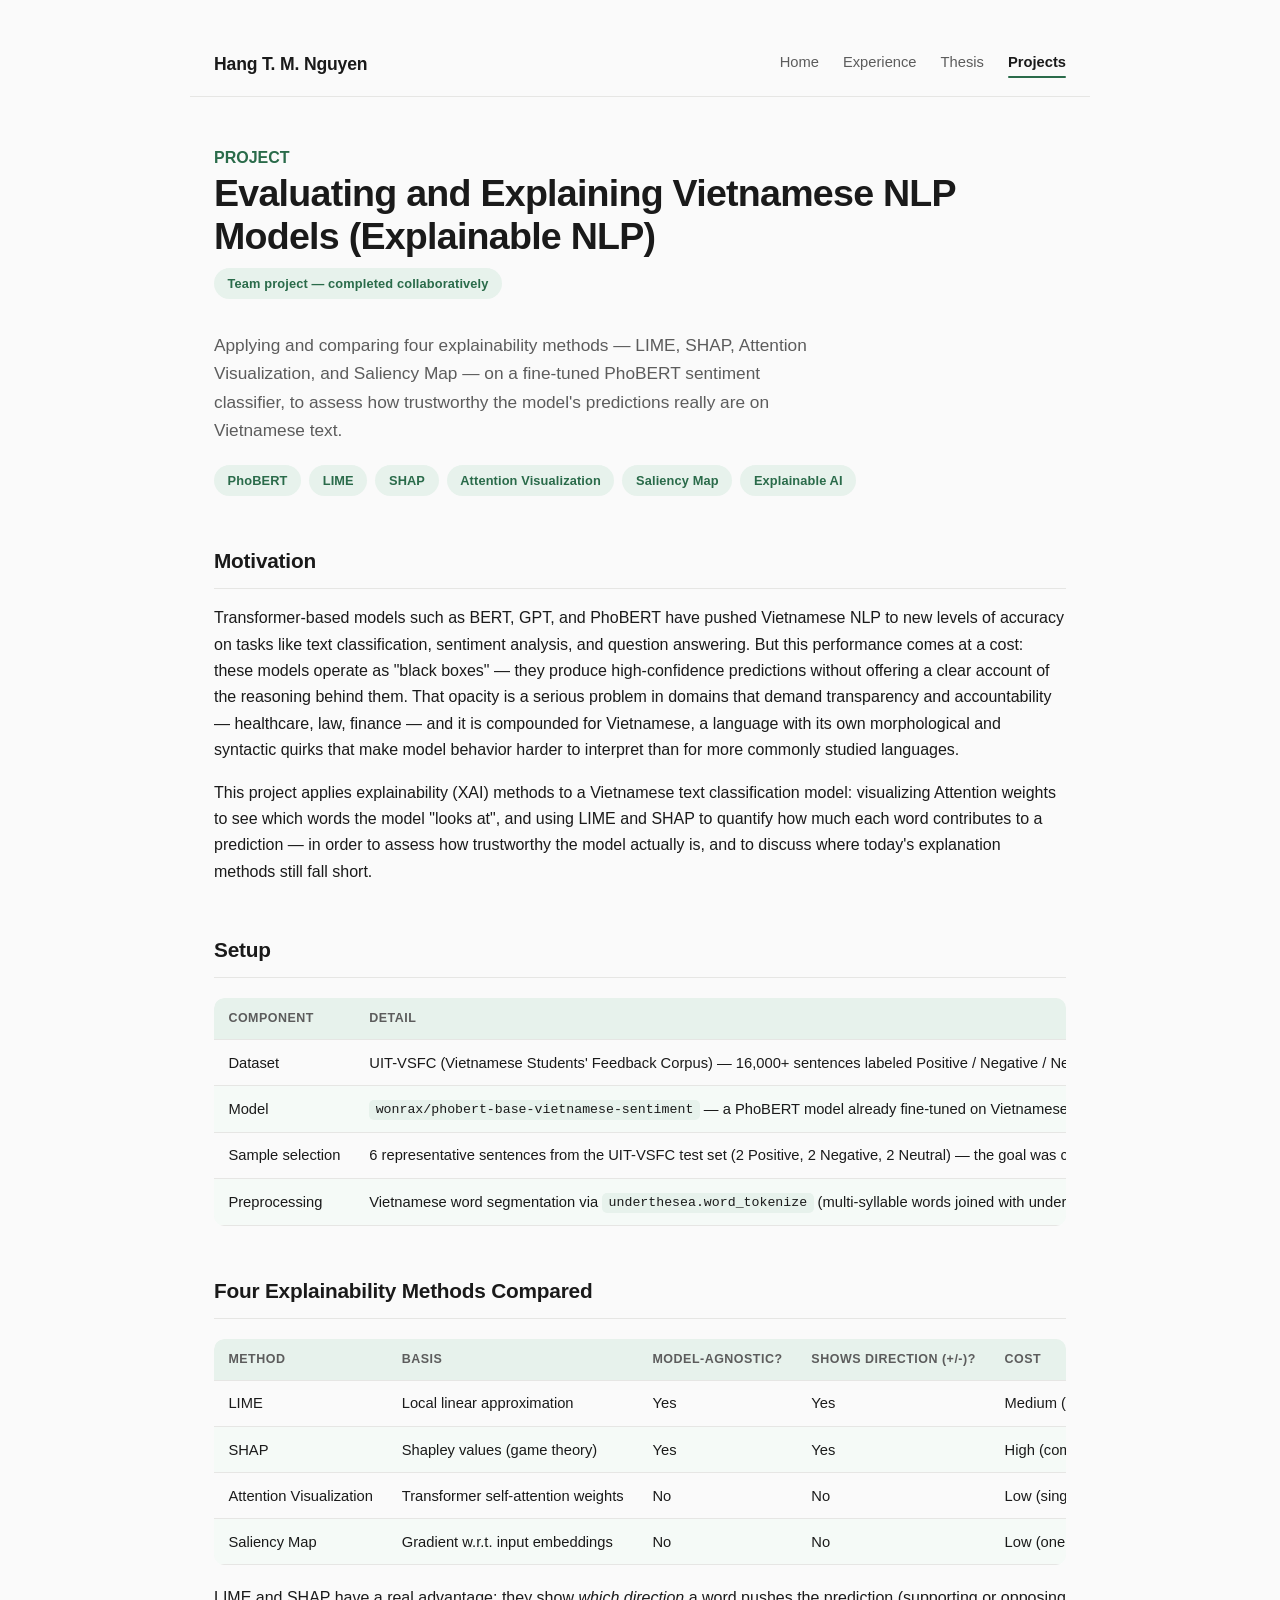
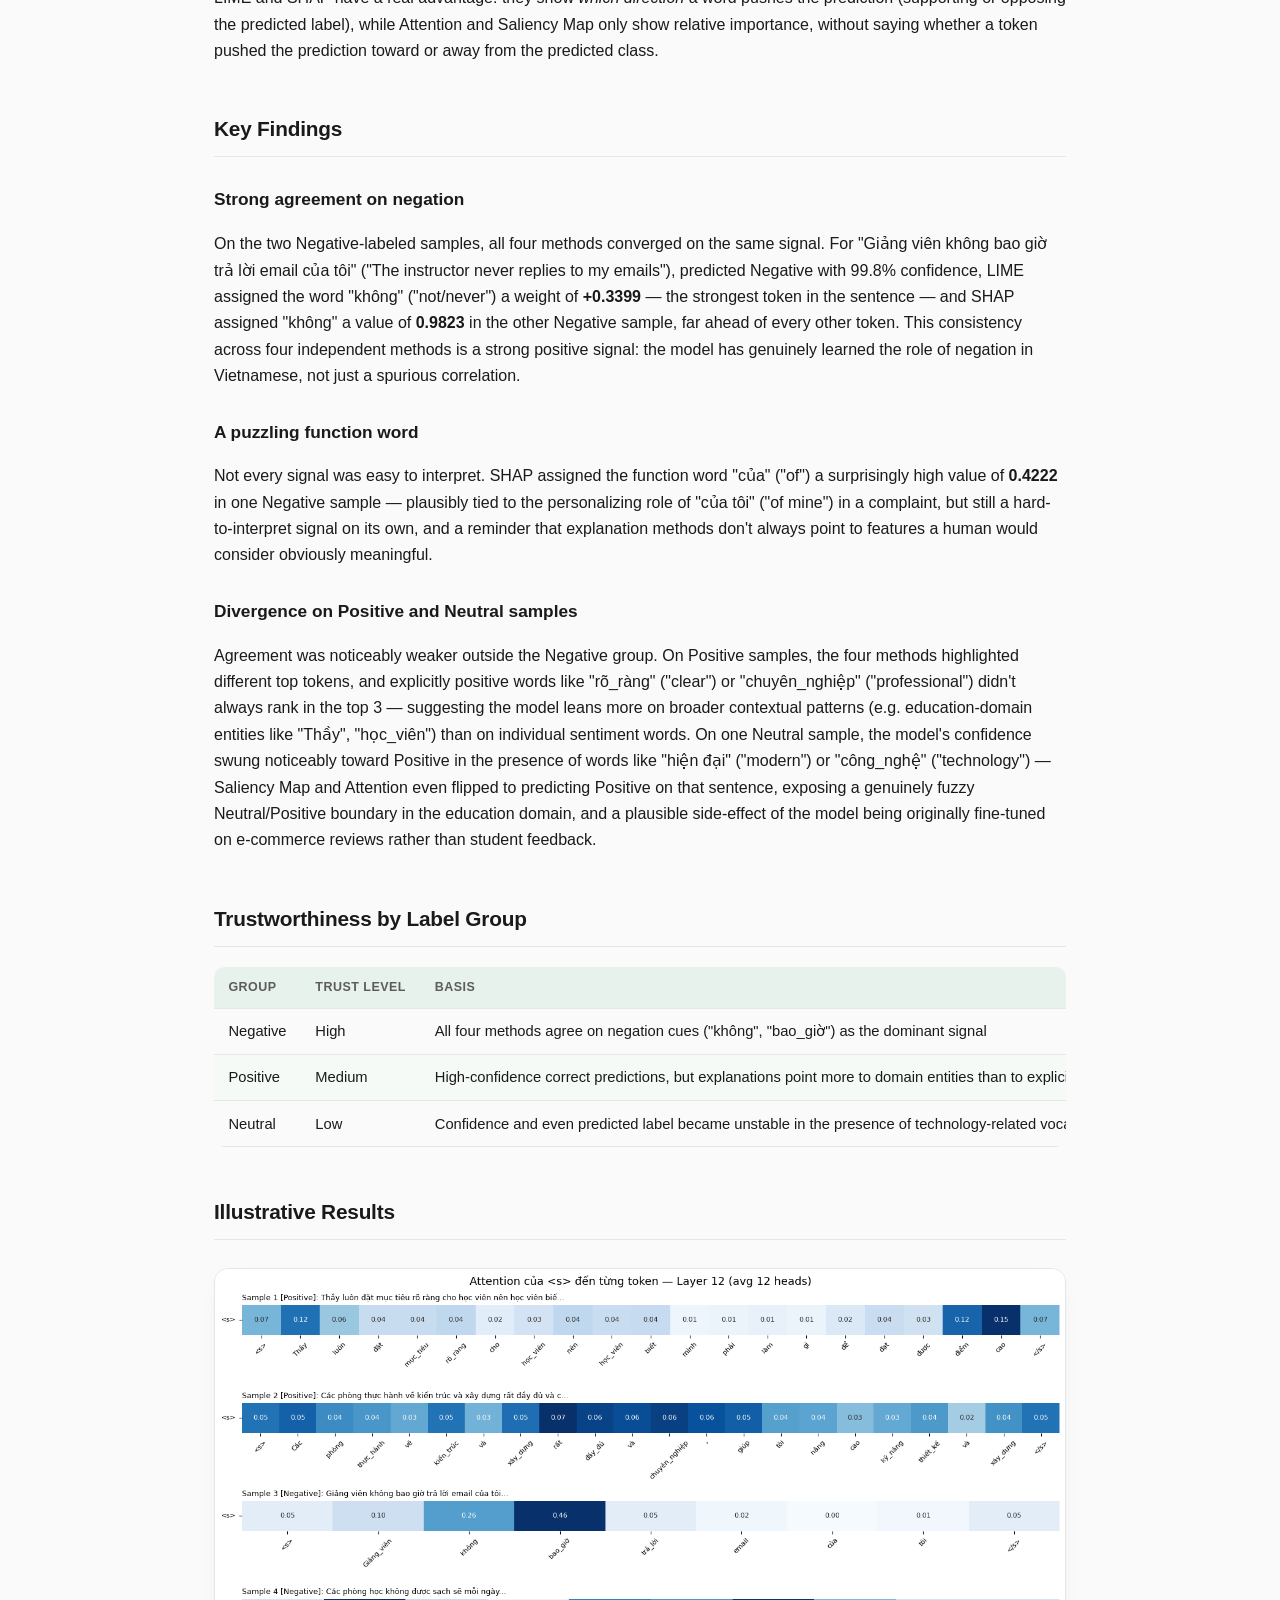
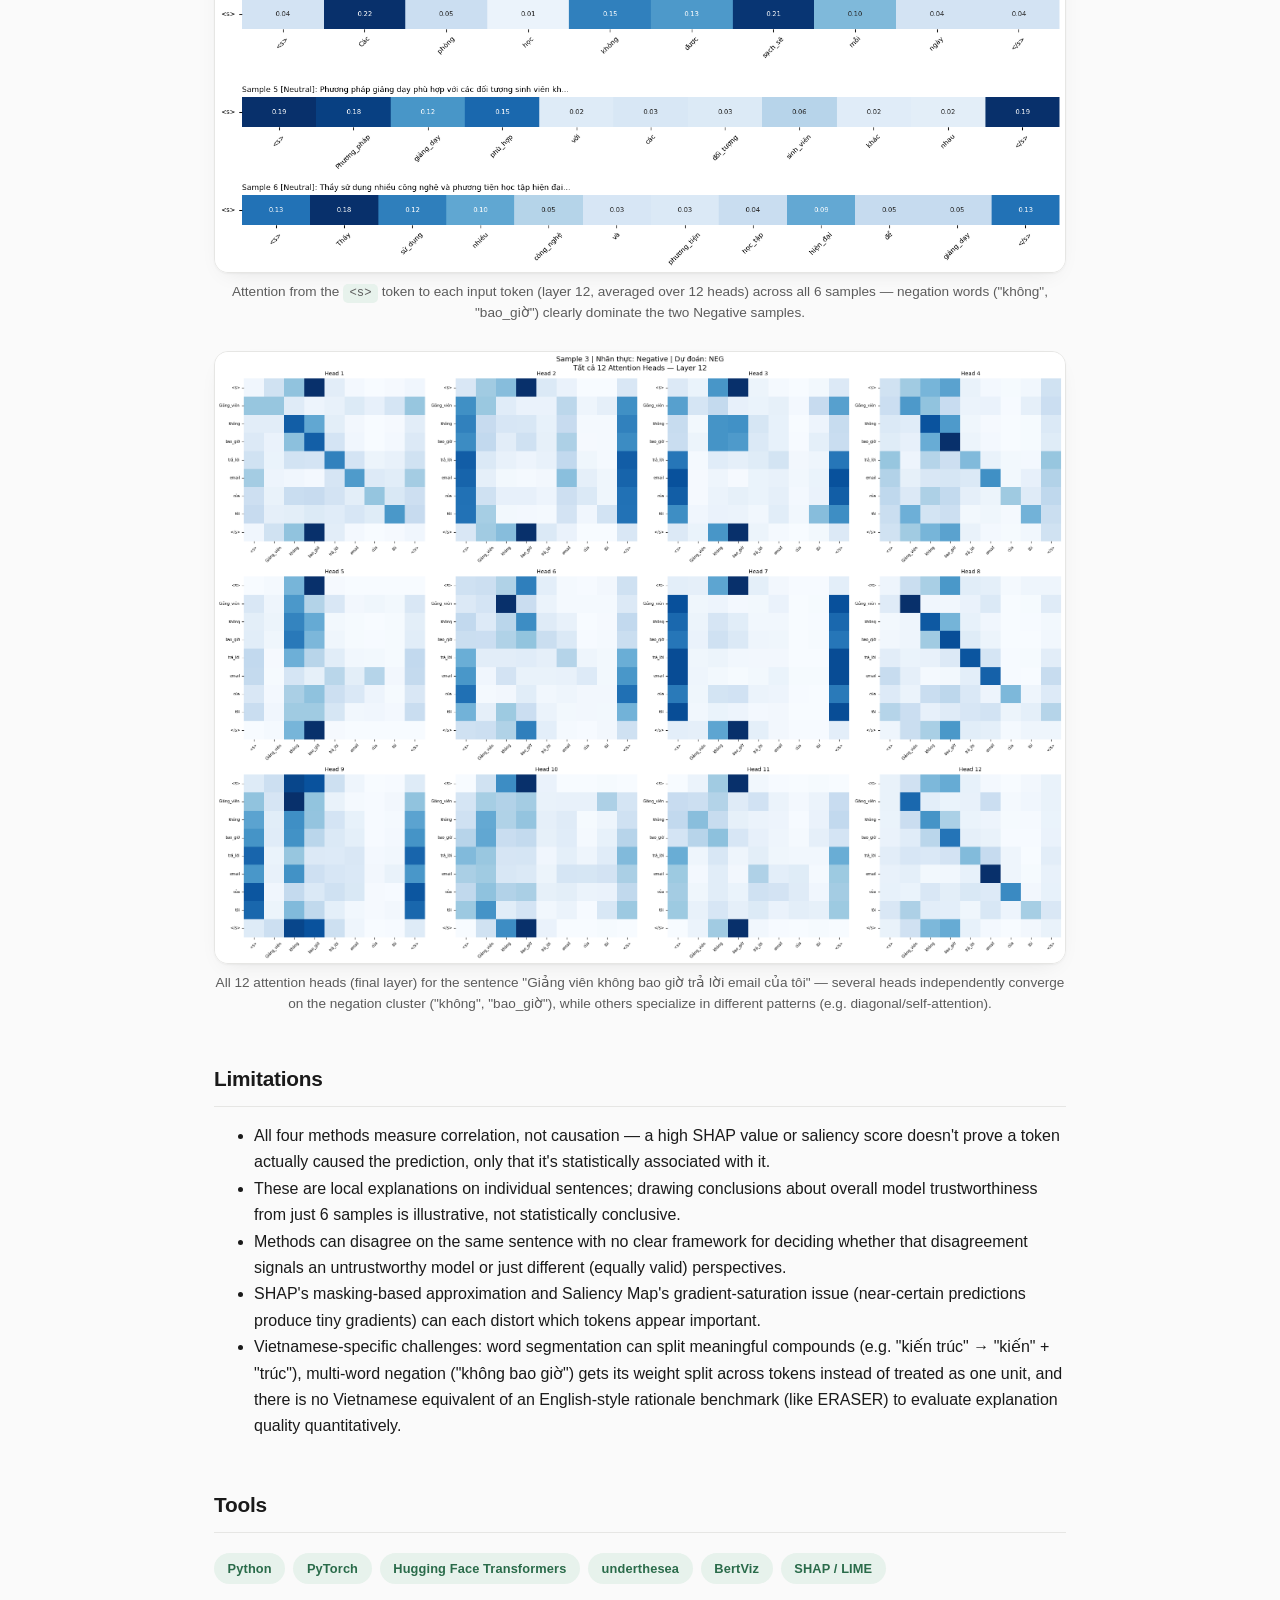
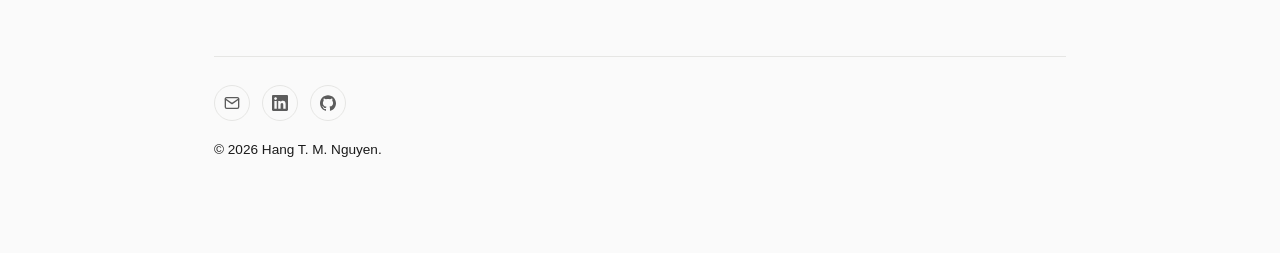
<file: projects/xai.html>
<!DOCTYPE html>
<html lang="en">
<head>
<meta charset="UTF-8">
<meta name="viewport" content="width=device-width, initial-scale=1.0">
<title>Explainable NLP for Vietnamese Sentiment Classification — Hang T. M. Nguyen</title>
<meta name="description" content="Evaluating and explaining a Vietnamese sentiment model with LIME, SHAP, Attention Visualization, and Saliency Map.">
<meta name="theme-color" content="#2a6b4a">
<link rel="icon" type="image/svg+xml" href="../assets/img/favicon.svg">
<meta property="og:title" content="Explainable NLP for Vietnamese Sentiment Classification — Hang T. M. Nguyen">
<meta property="og:description" content="Evaluating and explaining a Vietnamese sentiment model with LIME, SHAP, Attention Visualization, and Saliency Map.">
<meta property="og:type" content="article">
<meta property="og:image" content="https://hangminh102001-crypto.github.io/personal-portfolio/assets/img/og-image.png">
<meta property="og:image:secure_url" content="https://hangminh102001-crypto.github.io/personal-portfolio/assets/img/og-image.png">
<meta property="og:image:type" content="image/png">
<meta property="og:image:width" content="1200">
<meta property="og:image:height" content="630">
<meta property="og:url" content="https://hangminh102001-crypto.github.io/personal-portfolio/projects/xai.html">
<meta name="twitter:card" content="summary_large_image">
<link rel="stylesheet" href="../assets/css/style.css">
</head>
<body>
<div class="wrap">
  <header class="site-header">
    <a class="brand" href="../index.html">Hang T. M. Nguyen</a>
    <nav class="site-nav">
      <a href="../index.html">Home</a>
      <a href="../experience/index.html">Experience</a>
      <a href="../thesis/index.html">Thesis</a>
      <a href="index.html" class="active">Projects</a>
    </nav>
  </header>

  <main>
    <div class="card-eyebrow" style="color:var(--accent);font-weight:700;">PROJECT</div>
    <h1>Evaluating and Explaining Vietnamese NLP Models (Explainable NLP)</h1>
    <div class="tag-row" style="margin-top:0;">
      <span class="tag">Team project — completed collaboratively</span>
    </div>
    <p class="lede">
      Applying and comparing four explainability methods — LIME, SHAP, Attention
      Visualization, and Saliency Map — on a fine-tuned PhoBERT sentiment classifier,
      to assess how trustworthy the model's predictions really are on Vietnamese text.
    </p>

    <div class="tag-row">
      <span class="tag">PhoBERT</span>
      <span class="tag">LIME</span>
      <span class="tag">SHAP</span>
      <span class="tag">Attention Visualization</span>
      <span class="tag">Saliency Map</span>
      <span class="tag">Explainable AI</span>
    </div>

    <h2>Motivation</h2>
    <p>
      Transformer-based models such as BERT, GPT, and PhoBERT have pushed Vietnamese
      NLP to new levels of accuracy on tasks like text classification, sentiment
      analysis, and question answering. But this performance comes at a cost: these
      models operate as "black boxes" — they produce high-confidence predictions
      without offering a clear account of the reasoning behind them. That opacity is a
      serious problem in domains that demand transparency and accountability —
      healthcare, law, finance — and it is compounded for Vietnamese, a language with
      its own morphological and syntactic quirks that make model behavior harder to
      interpret than for more commonly studied languages.
    </p>
    <p>
      This project applies explainability (XAI) methods to a Vietnamese text
      classification model: visualizing Attention weights to see which words the model
      "looks at", and using LIME and SHAP to quantify how much each word contributes to
      a prediction — in order to assess how trustworthy the model actually is, and to
      discuss where today's explanation methods still fall short.
    </p>

    <h2>Setup</h2>
    <table>
      <thead><tr><th>Component</th><th>Detail</th></tr></thead>
      <tbody>
        <tr><td>Dataset</td><td>UIT-VSFC (Vietnamese Students' Feedback Corpus) — 16,000+ sentences labeled Positive / Negative / Neutral, from Vietnamese university students' feedback on teaching quality and facilities</td></tr>
        <tr><td>Model</td><td><code>wonrax/phobert-base-vietnamese-sentiment</code> — a PhoBERT model already fine-tuned on Vietnamese e-commerce review sentiment, evaluated here out-of-domain on student feedback text</td></tr>
        <tr><td>Sample selection</td><td>6 representative sentences from the UIT-VSFC test set (2 Positive, 2 Negative, 2 Neutral) — the goal was comparing XAI methods, not optimizing classifier accuracy</td></tr>
        <tr><td>Preprocessing</td><td>Vietnamese word segmentation via <code>underthesea.word_tokenize</code> (multi-syllable words joined with underscores, e.g. "nhiệt_tình"), then tokenized with max_length=128</td></tr>
      </tbody>
    </table>

    <h2>Four Explainability Methods Compared</h2>
    <table>
      <thead><tr><th>Method</th><th>Basis</th><th>Model-agnostic?</th><th>Shows direction (+/-)?</th><th>Cost</th></tr></thead>
      <tbody>
        <tr><td>LIME</td><td>Local linear approximation</td><td>Yes</td><td>Yes</td><td>Medium (500 perturbed samples per sentence)</td></tr>
        <tr><td>SHAP</td><td>Shapley values (game theory)</td><td>Yes</td><td>Yes</td><td>High (combinatorial subsets)</td></tr>
        <tr><td>Attention Visualization</td><td>Transformer self-attention weights</td><td>No</td><td>No</td><td>Low (single forward pass)</td></tr>
        <tr><td>Saliency Map</td><td>Gradient w.r.t. input embeddings</td><td>No</td><td>No</td><td>Low (one backward pass)</td></tr>
      </tbody>
    </table>
    <p>
      LIME and SHAP have a real advantage: they show <em>which direction</em> a word
      pushes the prediction (supporting or opposing the predicted label), while
      Attention and Saliency Map only show relative importance, without saying whether
      a token pushed the prediction toward or away from the predicted class.
    </p>

    <h2>Key Findings</h2>
    <h3>Strong agreement on negation</h3>
    <p>
      On the two Negative-labeled samples, all four methods converged on the same
      signal. For "Giảng viên không bao giờ trả lời email của tôi" ("The instructor
      never replies to my emails"), predicted Negative with 99.8% confidence, LIME
      assigned the word "không" ("not/never") a weight of <strong>+0.3399</strong> — the
      strongest token in the sentence — and SHAP assigned "không" a value of
      <strong>0.9823</strong> in the other Negative sample, far ahead of every other
      token. This consistency across four independent methods is a strong positive
      signal: the model has genuinely learned the role of negation in Vietnamese, not
      just a spurious correlation.
    </p>
    <h3>A puzzling function word</h3>
    <p>
      Not every signal was easy to interpret. SHAP assigned the function word "của"
      ("of") a surprisingly high value of <strong>0.4222</strong> in one Negative
      sample — plausibly tied to the personalizing role of "của tôi" ("of mine") in a
      complaint, but still a hard-to-interpret signal on its own, and a reminder that
      explanation methods don't always point to features a human would consider
      obviously meaningful.
    </p>
    <h3>Divergence on Positive and Neutral samples</h3>
    <p>
      Agreement was noticeably weaker outside the Negative group. On Positive samples,
      the four methods highlighted different top tokens, and explicitly positive words
      like "rõ_ràng" ("clear") or "chuyên_nghiệp" ("professional") didn't always rank in
      the top 3 — suggesting the model leans more on broader contextual patterns (e.g.
      education-domain entities like "Thầy", "học_viên") than on individual sentiment
      words. On one Neutral sample, the model's confidence swung noticeably toward
      Positive in the presence of words like "hiện đại" ("modern") or "công_nghệ"
      ("technology") — Saliency Map and Attention even flipped to predicting Positive on
      that sentence, exposing a genuinely fuzzy Neutral/Positive boundary in the
      education domain, and a plausible side-effect of the model being originally
      fine-tuned on e-commerce reviews rather than student feedback.
    </p>

    <h2>Trustworthiness by Label Group</h2>
    <table>
      <thead><tr><th>Group</th><th>Trust level</th><th>Basis</th></tr></thead>
      <tbody>
        <tr><td>Negative</td><td>High</td><td>All four methods agree on negation cues ("không", "bao_giờ") as the dominant signal</td></tr>
        <tr><td>Positive</td><td>Medium</td><td>High-confidence correct predictions, but explanations point more to domain entities than to explicit positive sentiment words</td></tr>
        <tr><td>Neutral</td><td>Low</td><td>Confidence and even predicted label became unstable in the presence of technology-related vocabulary</td></tr>
      </tbody>
    </table>

    <h2>Illustrative Results</h2>
    <figure>
      <img src="../assets/img/xai-attention-heatmap.png" alt="Attention heatmap from the [CLS]/<s> token to each token, across all 6 samples">
      <figcaption>Attention from the <code>&lt;s&gt;</code> token to each input token (layer 12, averaged
      over 12 heads) across all 6 samples — negation words ("không", "bao_giờ") clearly dominate
      the two Negative samples.</figcaption>
    </figure>
    <figure>
      <img src="../assets/img/xai-heads-comparison.png" alt="Comparison of all 12 attention heads for the negation sample">
      <figcaption>All 12 attention heads (final layer) for the sentence "Giảng viên không bao giờ trả lời
      email của tôi" — several heads independently converge on the negation cluster ("không", "bao_giờ"),
      while others specialize in different patterns (e.g. diagonal/self-attention).</figcaption>
    </figure>

    <h2>Limitations</h2>
    <ul>
      <li>All four methods measure correlation, not causation — a high SHAP value or saliency score doesn't prove a token actually caused the prediction, only that it's statistically associated with it.</li>
      <li>These are local explanations on individual sentences; drawing conclusions about overall model trustworthiness from just 6 samples is illustrative, not statistically conclusive.</li>
      <li>Methods can disagree on the same sentence with no clear framework for deciding whether that disagreement signals an untrustworthy model or just different (equally valid) perspectives.</li>
      <li>SHAP's masking-based approximation and Saliency Map's gradient-saturation issue (near-certain predictions produce tiny gradients) can each distort which tokens appear important.</li>
      <li>Vietnamese-specific challenges: word segmentation can split meaningful compounds (e.g. "kiến trúc" → "kiến" + "trúc"), multi-word negation ("không bao giờ") gets its weight split across tokens instead of treated as one unit, and there is no Vietnamese equivalent of an English-style rationale benchmark (like ERASER) to evaluate explanation quality quantitatively.</li>
    </ul>

    <h2>Tools</h2>
    <div class="tag-row">
      <span class="tag">Python</span>
      <span class="tag">PyTorch</span>
      <span class="tag">Hugging Face Transformers</span>
      <span class="tag">underthesea</span>
      <span class="tag">BertViz</span>
      <span class="tag">SHAP / LIME</span>
    </div>
  </main>

  <footer class="site-footer">
    <div class="social-links">
      <a href="mailto:hangminh102001@gmail.com" aria-label="Email">
        <svg viewBox="0 0 24 24" fill="none" stroke="currentColor" stroke-width="2" stroke-linecap="round" stroke-linejoin="round"><rect x="2" y="4" width="20" height="16" rx="2"/><path d="m22 6-10 7L2 6"/></svg>
      </a>
      <a href="https://www.linkedin.com/in/nguyenminhhang20/" target="_blank" rel="noopener" aria-label="LinkedIn">
        <svg viewBox="0 0 24 24" fill="currentColor"><path d="M20.447 20.452h-3.554v-5.569c0-1.328-.027-3.037-1.852-3.037-1.853 0-2.136 1.445-2.136 2.939v5.667H9.351V9h3.414v1.561h.046c.477-.9 1.637-1.85 3.37-1.85 3.601 0 4.267 2.37 4.267 5.455v6.286zM5.337 7.433c-1.144 0-2.063-.926-2.063-2.065 0-1.138.92-2.063 2.063-2.063 1.14 0 2.064.925 2.064 2.063 0 1.139-.925 2.065-2.064 2.065zm1.782 13.019H3.555V9h3.564v11.452zM22.225 0H1.771C.792 0 0 .774 0 1.729v20.542C0 23.227.792 24 1.771 24h20.451C23.2 24 24 23.227 24 22.271V1.729C24 .774 23.2 0 22.222 0h.003z"/></svg>
      </a>
      <a href="https://github.com/hangminh102001-crypto" target="_blank" rel="noopener" aria-label="GitHub">
        <svg viewBox="0 0 24 24" fill="currentColor"><path d="M12 .297c-6.63 0-12 5.373-12 12 0 5.303 3.438 9.8 8.205 11.385.6.113.82-.258.82-.577 0-.285-.01-1.04-.015-2.04-3.338.724-4.042-1.61-4.042-1.61-.546-1.385-1.333-1.755-1.333-1.755-1.089-.744.084-.729.084-.729 1.205.084 1.838 1.236 1.838 1.236 1.07 1.835 2.809 1.305 3.495.998.108-.775.42-1.305.762-1.605-2.665-.3-5.466-1.332-5.466-5.93 0-1.31.465-2.38 1.235-3.22-.135-.303-.54-1.523.105-3.176 0 0 1.005-.322 3.3 1.23.96-.267 1.98-.399 3-.405 1.02.006 2.04.138 3 .405 2.28-1.552 3.285-1.23 3.285-1.23.645 1.653.24 2.873.12 3.176.765.84 1.23 1.91 1.23 3.22 0 4.61-2.805 5.625-5.475 5.92.42.36.81 1.096.81 2.22 0 1.606-.015 2.896-.015 3.286 0 .315.21.69.825.57C20.565 22.092 24 17.592 24 12.297c0-6.627-5.373-12-12-12"/></svg>
      </a>
    </div>
    <p>&copy; 2026 Hang T. M. Nguyen.</p>
  </footer>
</div>
<!-- Cloudflare Web Analytics -->
<script type='module' src='https://static.cloudflareinsights.com/beacon.min.js' data-cf-beacon='{"token": "c5eda4be179143a1925b9e3b05d970e9"}'></script>
<!-- End Cloudflare Web Analytics -->
</body>
</html>
</file>
<file: assets/css/style.css>
:root {
  --bg: #fafafa;
  --bg-card: #ffffff;
  --bg-raised: #ffffff;
  --text: #1a1a1a;
  --text-muted: #5c5c5c;
  --accent: #2a6b4a;
  --accent-2: #3f8f68;
  --accent-soft: #e7f2ec;
  --border: #e6e6e4;
  --shadow: 0 1px 2px rgba(20, 20, 20, 0.04), 0 8px 24px -12px rgba(20, 20, 20, 0.12);
  --shadow-hover: 0 4px 10px rgba(20, 20, 20, 0.06), 0 16px 32px -14px rgba(20, 20, 20, 0.18);
  --max-width: 900px;
  --radius: 14px;
}

@media (prefers-color-scheme: dark) {
  :root {
    --bg: #14161a;
    --bg-card: #1b1e23;
    --bg-raised: #20242a;
    --text: #edeef0;
    --text-muted: #9aa0a8;
    --accent: #6fc39a;
    --accent-2: #8fd6b3;
    --accent-soft: #1c2b24;
    --border: #2c3038;
    --shadow: 0 1px 2px rgba(0, 0, 0, 0.3), 0 8px 24px -12px rgba(0, 0, 0, 0.5);
    --shadow-hover: 0 4px 10px rgba(0, 0, 0, 0.35), 0 20px 36px -14px rgba(0, 0, 0, 0.55);
  }
}

* { box-sizing: border-box; }

::selection {
  background: var(--accent);
  color: #fff;
}

html { scroll-behavior: smooth; }

body {
  margin: 0;
  background: var(--bg);
  color: var(--text);
  font-family: -apple-system, BlinkMacSystemFont, "Segoe UI", Roboto, Helvetica, Arial, sans-serif;
  -webkit-font-smoothing: antialiased;
  text-rendering: optimizeLegibility;
  line-height: 1.65;
}

a { color: inherit; }

:focus-visible {
  outline: 2px solid var(--accent);
  outline-offset: 2px;
  border-radius: 4px;
}

.wrap {
  max-width: var(--max-width);
  margin: 0 auto;
  padding: 2rem 1.5rem 5rem;
}

header.site-header {
  position: sticky;
  top: 0;
  z-index: 20;
  display: flex;
  justify-content: space-between;
  align-items: center;
  flex-wrap: wrap;
  gap: 0.75rem;
  margin: 0 -1.5rem 3rem;
  padding: 1.1rem 1.5rem;
  background: color-mix(in srgb, var(--bg) 88%, transparent);
  backdrop-filter: blur(10px);
  -webkit-backdrop-filter: blur(10px);
  border-bottom: 1px solid var(--border);
}

.brand {
  font-weight: 800;
  font-size: 1.1rem;
  letter-spacing: -0.01em;
  color: var(--text);
  text-decoration: none;
}

nav.site-nav {
  display: flex;
  align-items: center;
}

nav.site-nav a {
  position: relative;
  color: var(--text-muted);
  text-decoration: none;
  margin-left: 1.5rem;
  font-size: 0.92rem;
  font-weight: 500;
  padding-bottom: 4px;
  transition: color 0.15s ease;
}

nav.site-nav a::after {
  content: "";
  position: absolute;
  left: 0;
  right: 100%;
  bottom: 0;
  height: 2px;
  background: var(--accent);
  border-radius: 2px;
  transition: right 0.2s ease;
}

nav.site-nav a:hover {
  color: var(--text);
}

nav.site-nav a:hover::after,
nav.site-nav a.active::after {
  right: 0;
}

nav.site-nav a.active {
  color: var(--text);
  font-weight: 700;
}

h1 {
  font-size: 2.35rem;
  font-weight: 800;
  letter-spacing: -0.02em;
  line-height: 1.15;
  margin: 0 0 0.6rem;
}

h2 {
  font-size: 1.3rem;
  font-weight: 700;
  letter-spacing: -0.01em;
  margin-top: 3rem;
  margin-bottom: 1rem;
  padding-bottom: 0.6rem;
  border-bottom: 1px solid var(--border);
}

h3 {
  font-size: 1.08rem;
  font-weight: 700;
  margin-top: 1.75rem;
}

p, li { color: var(--text); }

.lede {
  color: var(--text-muted);
  font-size: 1.08rem;
  max-width: 62ch;
}

.tag-row {
  display: flex;
  flex-wrap: wrap;
  gap: 0.5rem;
  margin: 1.25rem 0 2rem;
}

.skill-group { margin-bottom: 1.1rem; }

.skill-group h3 {
  margin: 0 0 0.5rem;
  font-size: 0.8rem;
  font-weight: 700;
  text-transform: uppercase;
  letter-spacing: 0.04em;
  color: var(--text-muted);
}

.skill-group .tag-row { margin: 0 0 1.1rem; }

.tag {
  background: var(--accent-soft);
  color: var(--accent);
  padding: 0.32rem 0.85rem;
  border-radius: 999px;
  font-size: 0.8rem;
  font-weight: 600;
  letter-spacing: 0.01em;
}

.card-grid {
  display: grid;
  grid-template-columns: repeat(auto-fit, minmax(240px, 1fr));
  gap: 1.25rem;
  margin: 1.5rem 0;
}

.card {
  background: var(--bg-card);
  border: 1px solid var(--border);
  border-radius: var(--radius);
  padding: 1.4rem 1.5rem;
  text-decoration: none;
  color: var(--text);
  display: block;
  box-shadow: var(--shadow);
  transition: transform 0.2s ease, box-shadow 0.2s ease, border-color 0.2s ease;
}

.card:hover {
  transform: translateY(-3px);
  border-color: var(--accent);
  box-shadow: var(--shadow-hover);
}

.card .card-eyebrow {
  color: var(--accent);
  font-size: 0.76rem;
  font-weight: 700;
  text-transform: uppercase;
  letter-spacing: 0.05em;
}

.card h3 {
  margin: 0.5rem 0 0.5rem;
  font-size: 1.08rem;
  line-height: 1.35;
}

.card p {
  color: var(--text-muted);
  font-size: 0.92rem;
  margin: 0;
  line-height: 1.55;
}

figure {
  margin: 1.75rem 0;
}

figure img {
  width: 100%;
  border-radius: var(--radius);
  border: 1px solid var(--border);
  box-shadow: var(--shadow);
  display: block;
}

figcaption {
  color: var(--text-muted);
  font-size: 0.85rem;
  margin-top: 0.6rem;
  text-align: center;
  line-height: 1.5;
}

table {
  width: 100%;
  border-collapse: collapse;
  margin: 1.25rem 0;
  font-size: 0.92rem;
  display: block;
  overflow-x: auto;
  border-radius: 10px;
}

th, td {
  text-align: left;
  padding: 0.65rem 0.9rem;
  border-bottom: 1px solid var(--border);
  white-space: nowrap;
}

thead th {
  color: var(--text-muted);
  font-weight: 700;
  font-size: 0.78rem;
  text-transform: uppercase;
  letter-spacing: 0.04em;
  background: var(--accent-soft);
  border-bottom: 1px solid var(--border);
}

thead tr:first-child th:first-child { border-top-left-radius: 10px; }
thead tr:first-child th:last-child { border-top-right-radius: 10px; }

tbody tr:nth-child(even) {
  background: color-mix(in srgb, var(--bg-card) 60%, var(--accent-soft) 40%);
}

tbody tr:hover {
  background: var(--accent-soft);
}

.note {
  background: var(--accent-soft);
  border-left: 3px solid var(--accent);
  padding: 1rem 1.2rem;
  border-radius: 8px;
  font-size: 0.92rem;
  margin: 1.5rem 0;
}

.btn-row {
  display: flex;
  flex-wrap: wrap;
  gap: 0.75rem;
  margin: 1.5rem 0;
}

.btn {
  display: inline-block;
  padding: 0.6rem 1.2rem;
  border-radius: 8px;
  text-decoration: none;
  font-size: 0.9rem;
  font-weight: 600;
  border: 1px solid var(--border);
  color: var(--text);
  transition: border-color 0.15s ease, transform 0.15s ease;
}

.btn:hover { border-color: var(--accent); }

.btn.primary {
  background: var(--accent);
  color: #fff;
  border-color: var(--accent);
}

footer.site-footer {
  margin-top: 4.5rem;
  padding-top: 1.75rem;
  border-top: 1px solid var(--border);
  color: var(--text-muted);
  font-size: 0.85rem;
}

.social-links {
  display: flex;
  gap: 0.75rem;
  margin-bottom: 1.1rem;
}

.social-links a {
  color: var(--text-muted);
  display: inline-flex;
  align-items: center;
  justify-content: center;
  width: 36px;
  height: 36px;
  border: 1px solid var(--border);
  border-radius: 50%;
  transition: color 0.15s ease, border-color 0.15s ease, transform 0.15s ease, background 0.15s ease;
}

.social-links a:hover {
  color: #fff;
  background: var(--accent);
  border-color: var(--accent);
  transform: translateY(-2px);
}

.social-links svg {
  width: 16px;
  height: 16px;
}

.focus-grid {
  display: grid;
  grid-template-columns: repeat(2, 1fr);
  gap: 1.1rem;
  margin: 1.5rem 0;
}

.focus-item {
  padding: 1.1rem 1.3rem;
  border-radius: 12px;
  border: 1px solid var(--border);
  border-left: 3px solid var(--accent);
  background: var(--bg-card);
}

.focus-item h3 {
  margin: 0 0 0.35rem;
  font-size: 1rem;
}

.focus-item p {
  margin: 0;
  color: var(--text-muted);
  font-size: 0.93rem;
  line-height: 1.55;
}

code {
  background: var(--accent-soft);
  padding: 0.15rem 0.4rem;
  border-radius: 5px;
  font-size: 0.9em;
}

@media (max-width: 640px) {
  .wrap { padding: 1.5rem 1.1rem 4rem; }
  header.site-header { margin: 0 -1.1rem 2.25rem; padding: 1rem 1.1rem; }
  h1 { font-size: 1.85rem; }
  nav.site-nav a { margin-left: 1rem; font-size: 0.88rem; }
  .focus-grid { grid-template-columns: 1fr; }
  .kpi-grid { grid-template-columns: repeat(2, 1fr) !important; }
}

/* --- Dashboard demo components --- */
.dash-panel {
  background: var(--bg-card);
  border: 1px solid var(--border);
  border-radius: var(--radius);
  box-shadow: var(--shadow);
  padding: 1.5rem 1.6rem;
  margin: 1.5rem 0;
}

.dash-panel h3 {
  margin: 0 0 1.1rem;
  font-size: 1rem;
}

.kpi-grid {
  display: grid;
  grid-template-columns: repeat(4, 1fr);
  gap: 1rem;
  margin: 1.5rem 0;
}

.kpi-stat {
  background: var(--bg-card);
  border: 1px solid var(--border);
  border-radius: var(--radius);
  box-shadow: var(--shadow);
  padding: 1.1rem 1.2rem;
}

.kpi-stat .kpi-label {
  font-size: 0.78rem;
  font-weight: 700;
  text-transform: uppercase;
  letter-spacing: 0.04em;
  color: var(--text-muted);
}

.kpi-stat .kpi-value {
  font-size: 1.7rem;
  font-weight: 800;
  letter-spacing: -0.01em;
  margin: 0.35rem 0 0.15rem;
}

.kpi-stat .kpi-delta {
  font-size: 0.85rem;
  font-weight: 700;
}

.kpi-delta.up { color: var(--accent); }
.kpi-delta.down { color: #c0392b; }
@media (prefers-color-scheme: dark) {
  .kpi-delta.down { color: #ff7a6e; }
}

.chart-legend {
  display: flex;
  gap: 1.25rem;
  font-size: 0.85rem;
  color: var(--text-muted);
  margin-bottom: 0.75rem;
}

.chart-legend span::before {
  content: "";
  display: inline-block;
  width: 10px;
  height: 10px;
  border-radius: 50%;
  margin-right: 0.4rem;
}

.chart-legend .legend-plan::before { background: var(--text-muted); }
.chart-legend .legend-actual::before { background: var(--accent); }

.funnel { display: flex; flex-direction: column; gap: 0.5rem; margin-top: 1rem; }

.funnel-row {
  display: grid;
  grid-template-columns: 140px 1fr 90px;
  align-items: center;
  gap: 0.75rem;
}

.funnel-row .funnel-label { font-size: 0.85rem; color: var(--text-muted); }

.funnel-row .funnel-bar-track {
  background: var(--accent-soft);
  border-radius: 6px;
  height: 22px;
  overflow: hidden;
}

.funnel-row .funnel-bar-fill {
  background: linear-gradient(90deg, var(--accent), var(--accent-2));
  height: 100%;
  border-radius: 6px;
}

.funnel-row .funnel-value {
  font-size: 0.85rem;
  font-weight: 700;
  text-align: right;
}

.status-list { display: flex; flex-direction: column; gap: 0.85rem; margin-top: 1rem; }

.status-row {
  display: flex;
  align-items: flex-start;
  gap: 0.7rem;
  font-size: 0.92rem;
}

.status-dot {
  flex: none;
  width: 12px;
  height: 12px;
  border-radius: 50%;
  margin-top: 0.3rem;
}

.status-dot.green { background: #2f9e5c; }
.status-dot.amber { background: #d9942b; }
.status-dot.red { background: #c0392b; }

.status-row .status-text strong { display: block; }
.status-row .status-text span { color: var(--text-muted); font-size: 0.85rem; }

pre.code-block {
  background: #1a1e23;
  color: #d9e0e8;
  border-radius: 10px;
  padding: 1.1rem 1.3rem;
  overflow-x: auto;
  font-size: 0.82rem;
  line-height: 1.55;
  margin: 1.25rem 0;
}

pre.code-block code {
  background: none;
  padding: 0;
  color: inherit;
  font-family: "SF Mono", Consolas, "Courier New", monospace;
}

.pipeline-flow {
  display: flex;
  align-items: stretch;
  gap: 0.5rem;
  overflow-x: auto;
  margin: 1.5rem 0;
  padding-bottom: 0.5rem;
}

.pipeline-step {
  flex: 1 0 140px;
  background: var(--bg-card);
  border: 1px solid var(--border);
  border-radius: 12px;
  box-shadow: var(--shadow);
  padding: 1rem 1.1rem;
  min-width: 140px;
}

.pipeline-step .step-num {
  color: var(--accent);
  font-weight: 800;
  font-size: 0.78rem;
  text-transform: uppercase;
  letter-spacing: 0.04em;
}

.pipeline-step h4 {
  margin: 0.3rem 0 0.4rem;
  font-size: 0.95rem;
}

.pipeline-step p {
  margin: 0;
  font-size: 0.82rem;
  color: var(--text-muted);
  line-height: 1.45;
}

.pipeline-arrow {
  display: flex;
  align-items: center;
  justify-content: center;
  color: var(--text-muted);
  font-size: 1.3rem;
  flex: none;
}

.bus-matrix-table th, .bus-matrix-table td {
  text-align: center;
}

.bus-matrix-table td:first-child, .bus-matrix-table th:first-child {
  text-align: left;
  white-space: normal;
  font-weight: 600;
}

.bus-matrix-table .yes { color: var(--accent); font-weight: 800; }
.bus-matrix-table .no { color: var(--border); }

.severity-tag {
  padding: 0.2rem 0.6rem;
  border-radius: 999px;
  font-size: 0.75rem;
  font-weight: 700;
}
.severity-tag.high { background: rgba(192,57,43,0.12); color: #c0392b; }
.severity-tag.medium { background: rgba(217,148,43,0.14); color: #a86a15; }
.severity-tag.low { background: var(--accent-soft); color: var(--accent); }
@media (prefers-color-scheme: dark) {
  .severity-tag.medium { color: #e0a94f; }
}

.dash-page-tag {
  display: inline-block;
  font-size: 0.72rem;
  font-weight: 700;
  text-transform: uppercase;
  letter-spacing: 0.05em;
  color: var(--text-muted);
  border: 1px solid var(--border);
  border-radius: 999px;
  padding: 0.15rem 0.7rem;
  margin-bottom: 0.5rem;
}

.treemap {
  display: flex;
  gap: 4px;
  height: 170px;
  margin: 1rem 0;
}
.treemap-block {
  border-radius: 8px;
  display: flex;
  flex-direction: column;
  justify-content: center;
  align-items: center;
  color: #fff;
  font-size: 0.82rem;
  font-weight: 700;
  text-align: center;
  padding: 0.4rem;
}
.treemap-block .tm-value {
  font-weight: 800;
  font-size: 1rem;
  margin-top: 0.25rem;
}

.pie-wrap {
  display: flex;
  align-items: center;
  gap: 2rem;
  flex-wrap: wrap;
  margin: 1rem 0;
}
.pie-circle {
  width: 150px;
  height: 150px;
  border-radius: 50%;
  flex: none;
}
.pie-legend {
  display: flex;
  flex-direction: column;
  gap: 0.55rem;
  font-size: 0.88rem;
}
.pie-legend-item {
  display: flex;
  align-items: center;
  gap: 0.5rem;
}
.pie-swatch {
  width: 12px;
  height: 12px;
  border-radius: 3px;
  display: inline-block;
  flex: none;
}

.stacked100-row {
  display: flex;
  align-items: center;
  gap: 0.75rem;
  margin-bottom: 0.6rem;
}
.stacked100-label {
  width: 28px;
  font-size: 0.8rem;
  color: var(--text-muted);
  flex: none;
}
.stacked100-track {
  flex: 1;
  display: flex;
  height: 22px;
  border-radius: 6px;
  overflow: hidden;
}
.seg-a { background: var(--accent); }
.seg-b { background: var(--accent-2); }
.seg-c { background: var(--accent-soft); }
</file>
